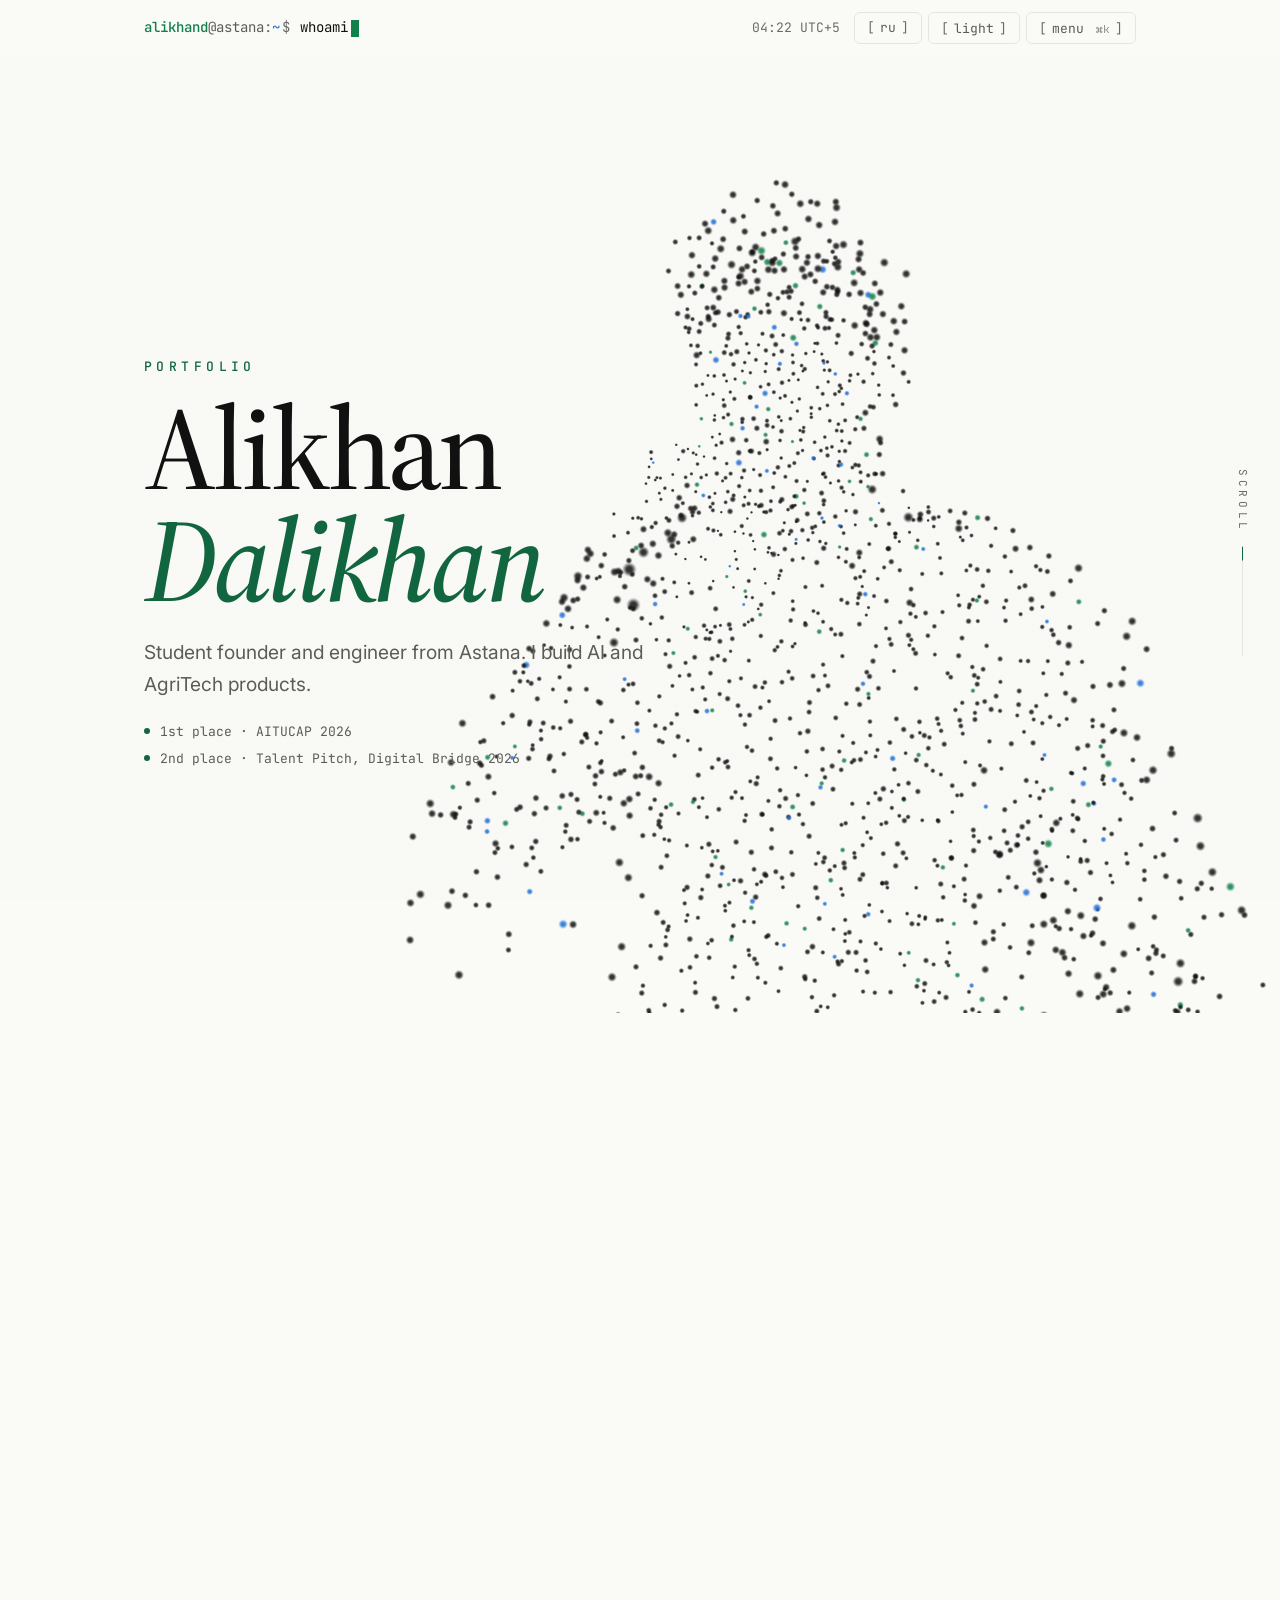
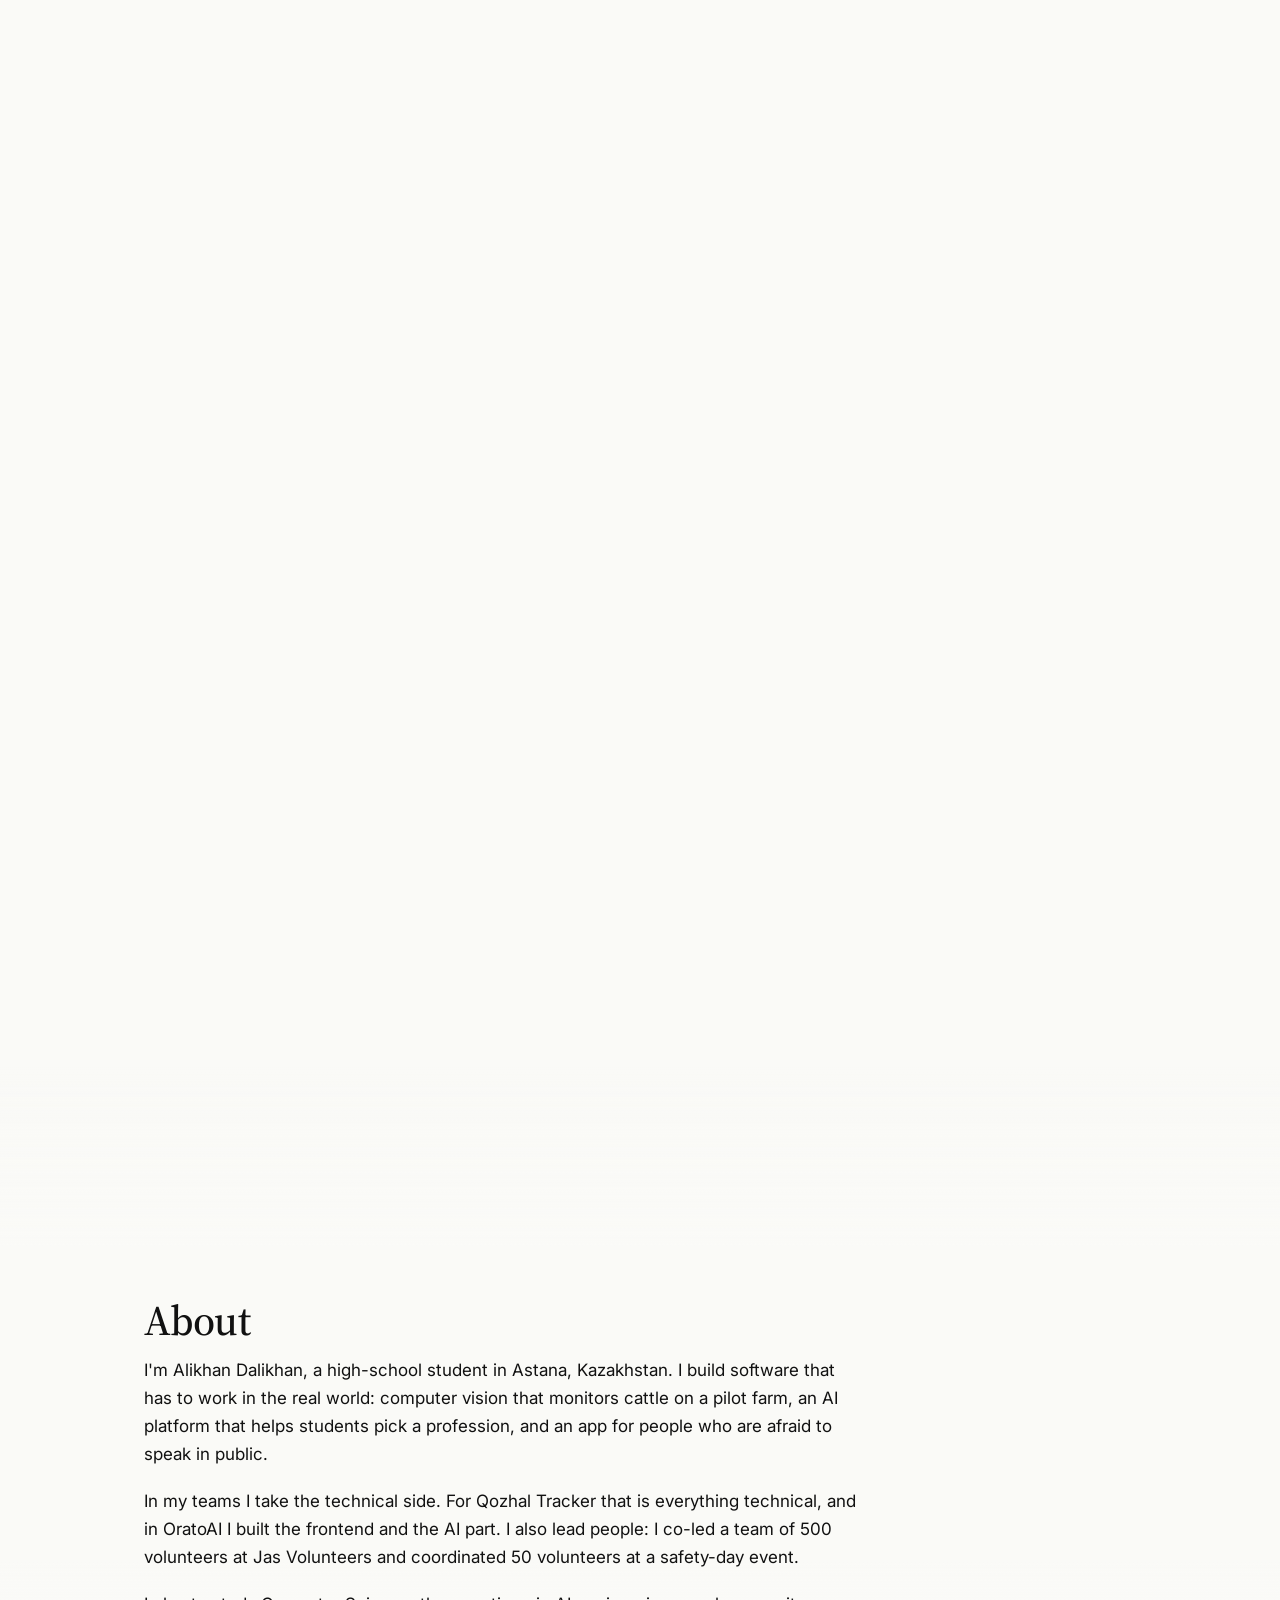
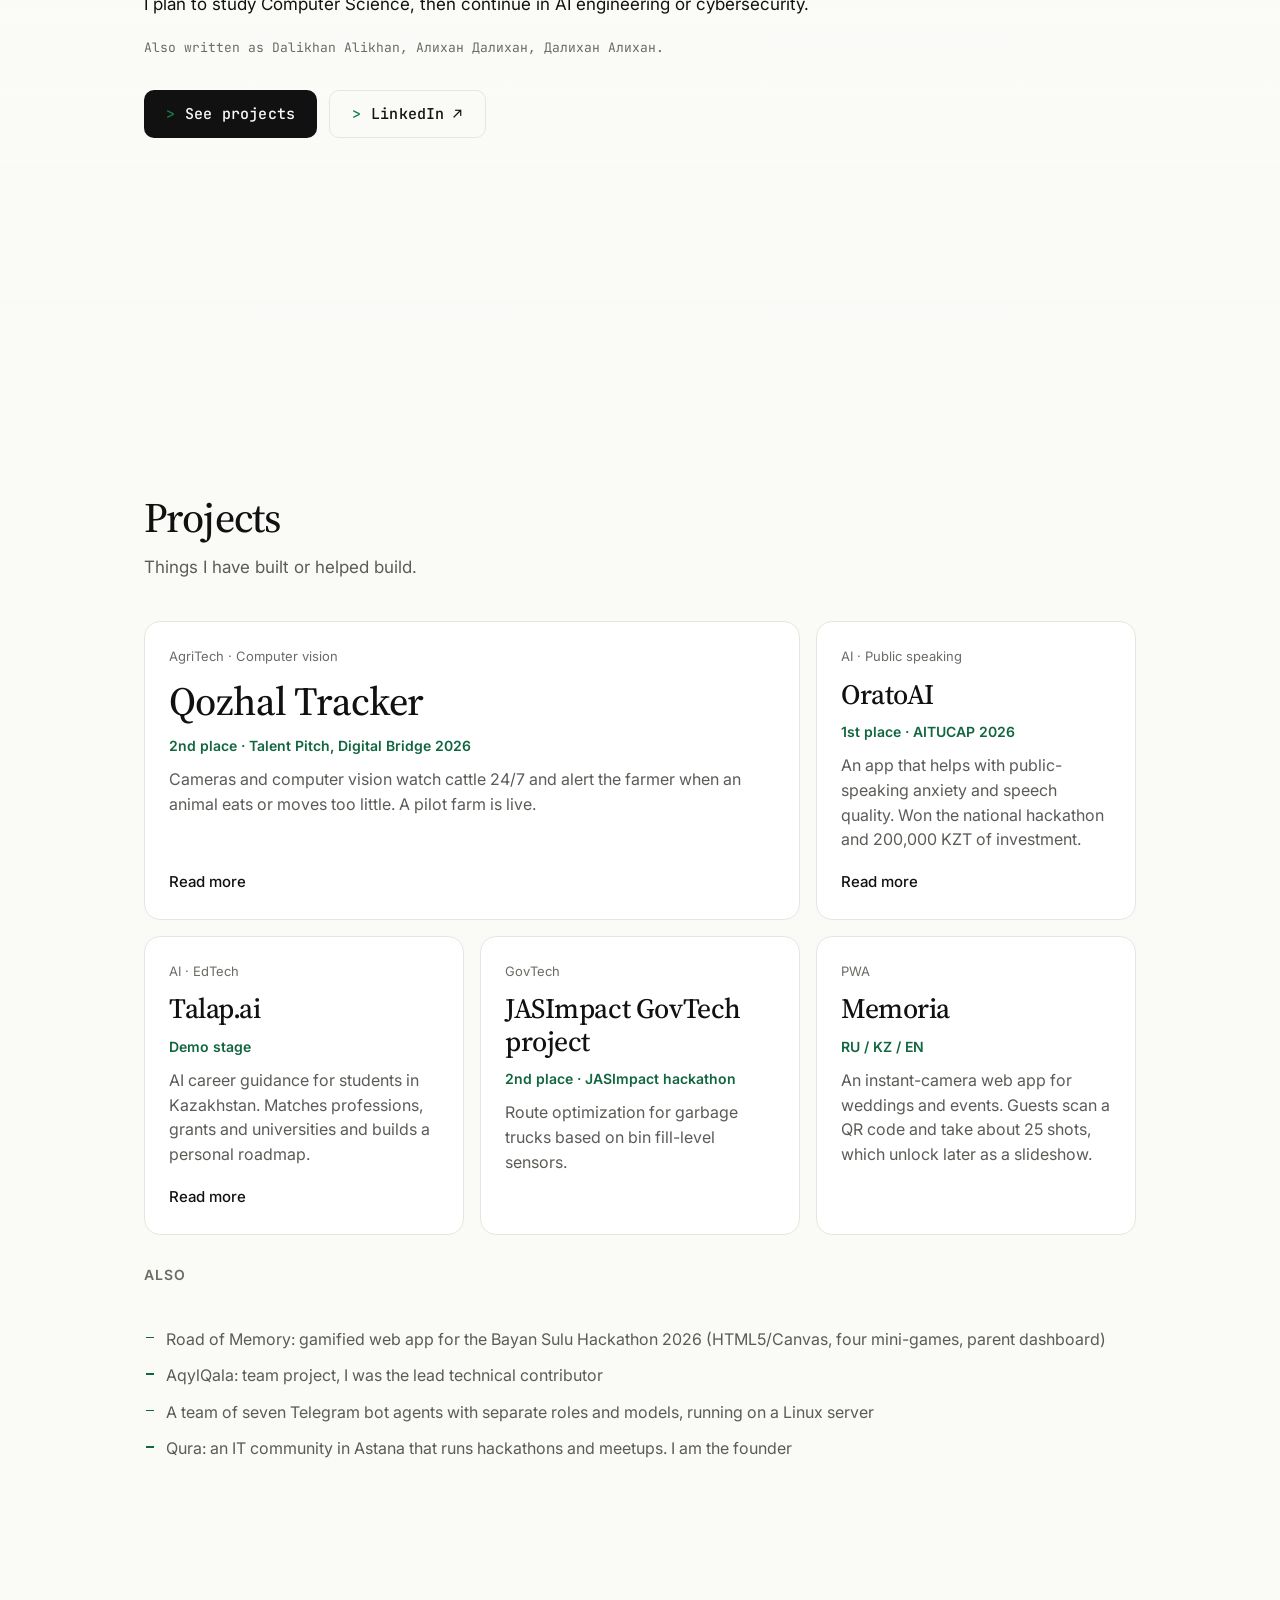
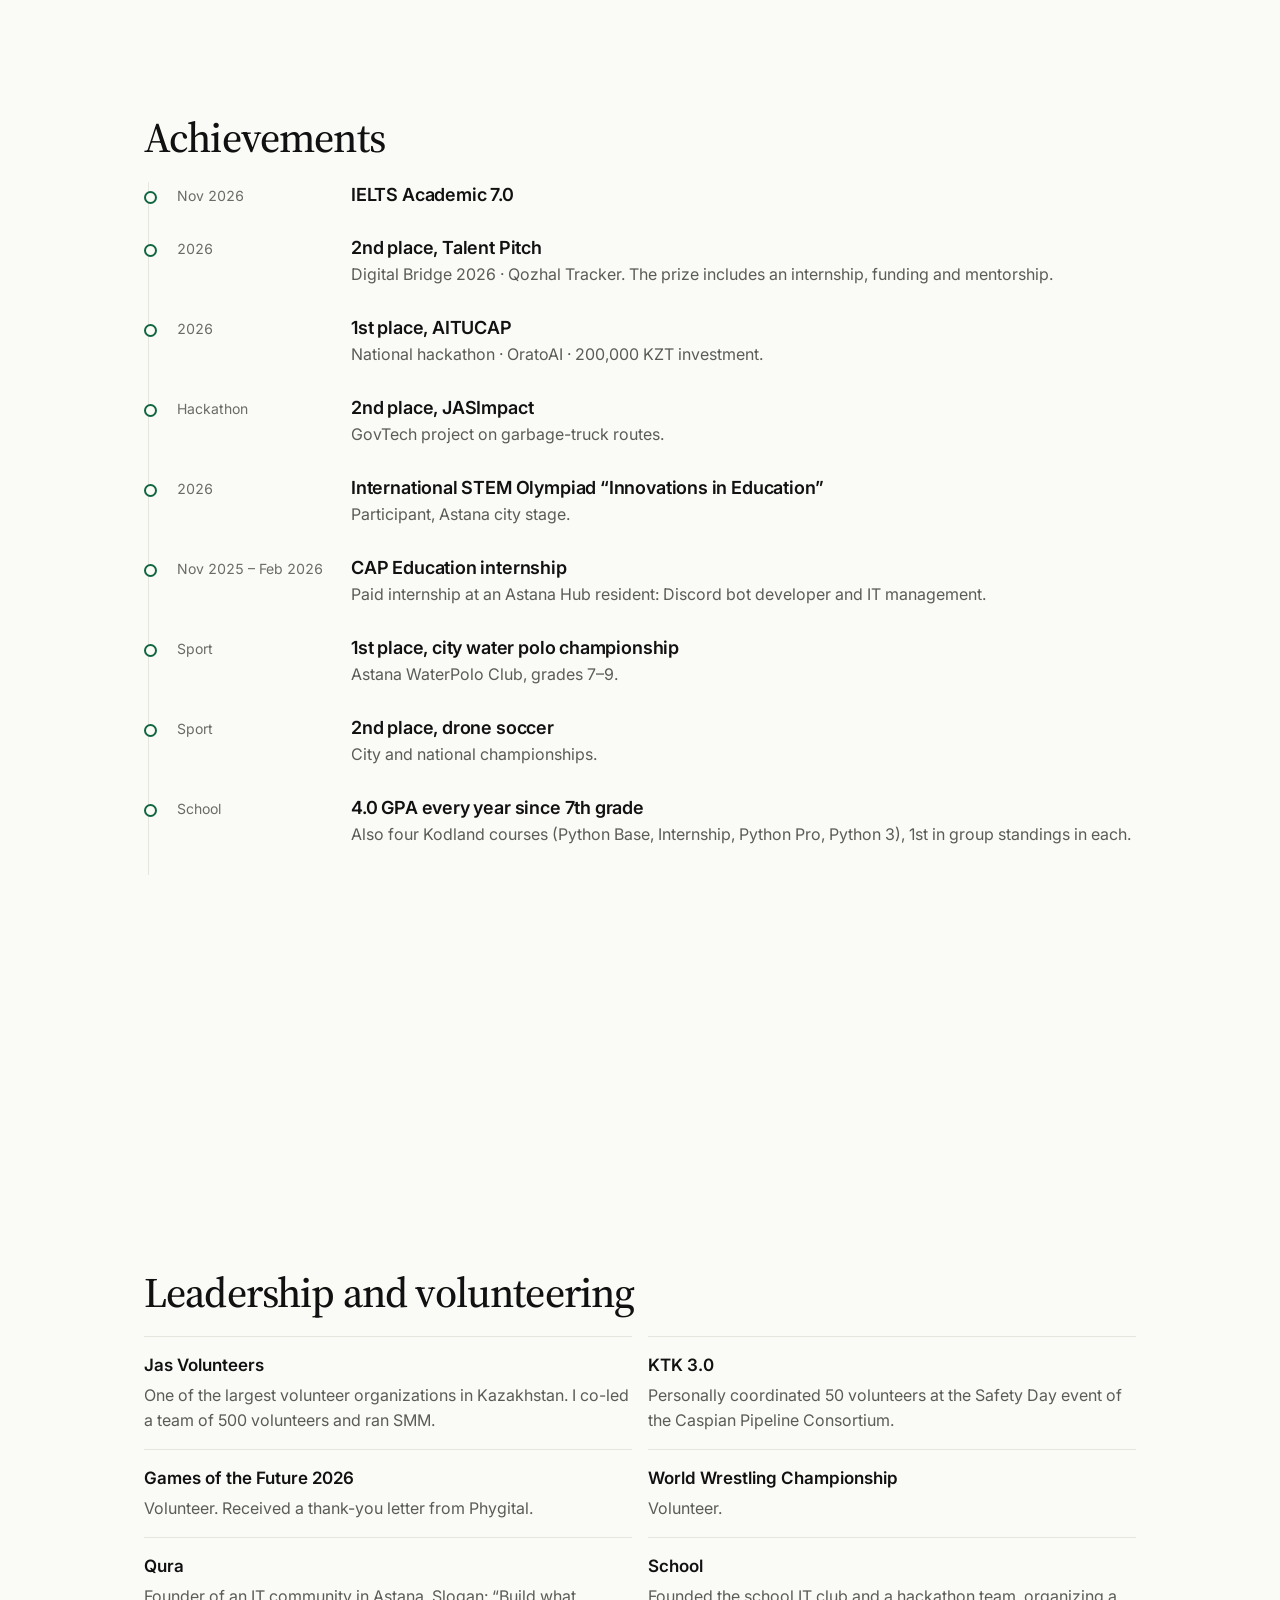
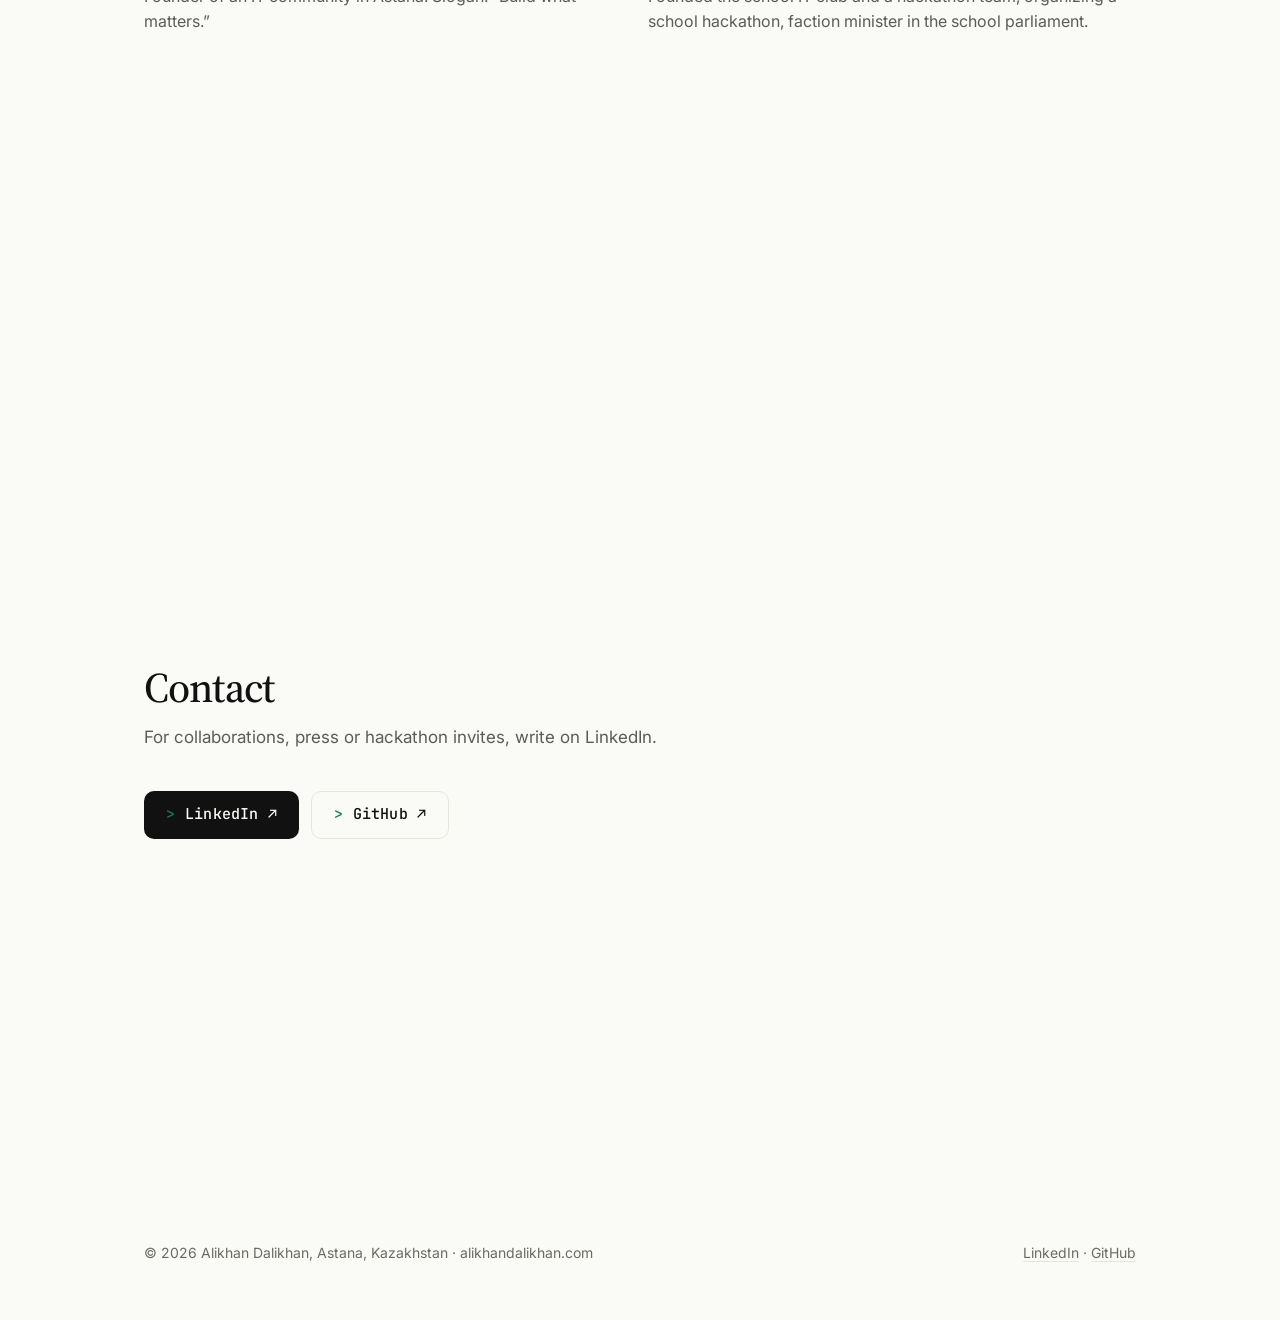
<file: index.html>
<!doctype html>
<html lang="en">
<head>
<meta charset="utf-8">
<meta name="viewport" content="width=device-width, initial-scale=1">
<title>Alikhan Dalikhan | Founder of Qozhal Tracker, Astana</title>
<meta name="description" content="Alikhan Dalikhan is a student founder and engineer from Astana, Kazakhstan. He builds AI and AgriTech products: Qozhal Tracker, OratoAI and Talap.ai.">
<link rel="canonical" href="https://alikhandalikhan.com/">
<link rel="alternate" hreflang="en" href="https://alikhandalikhan.com/"><link rel="alternate" hreflang="ru" href="https://alikhandalikhan.com/ru/"><link rel="alternate" hreflang="x-default" href="https://alikhandalikhan.com/">
<meta name="robots" content="index, follow, max-image-preview:large">
<meta name="author" content="Alikhan Dalikhan">
<meta property="og:type" content="profile">
<meta property="og:site_name" content="Alikhan Dalikhan">
<meta property="og:title" content="Alikhan Dalikhan | Founder of Qozhal Tracker, Astana">
<meta property="og:description" content="Alikhan Dalikhan is a student founder and engineer from Astana, Kazakhstan. He builds AI and AgriTech products: Qozhal Tracker, OratoAI and Talap.ai.">
<meta property="og:url" content="https://alikhandalikhan.com/">
<meta property="og:image" content="https://alikhandalikhan.com/assets/og-en.png">
<meta property="og:image:alt" content="Alikhan Dalikhan">
<meta property="og:image:width" content="1200"><meta property="og:image:height" content="630">
<meta property="og:locale" content="en_US"><meta property="og:locale:alternate" content="ru_RU">
<meta property="profile:first_name" content="Alikhan"><meta property="profile:last_name" content="Dalikhan">
<meta name="twitter:card" content="summary_large_image">
<meta name="twitter:title" content="Alikhan Dalikhan | Founder of Qozhal Tracker, Astana">
<meta name="twitter:description" content="Alikhan Dalikhan is a student founder and engineer from Astana, Kazakhstan. He builds AI and AgriTech products: Qozhal Tracker, OratoAI and Talap.ai.">
<meta name="twitter:image" content="https://alikhandalikhan.com/assets/og-en.png">
<meta name="theme-color" content="#FAFAF7" media="(prefers-color-scheme: light)">
<meta name="theme-color" content="#161614" media="(prefers-color-scheme: dark)">

<link rel="icon" href="/assets/favicon.svg" type="image/svg+xml">
<link rel="apple-touch-icon" href="/assets/apple-touch-icon.png">
<link rel="preconnect" href="https://fonts.googleapis.com"><link rel="preconnect" href="https://fonts.gstatic.com" crossorigin>
<link rel="stylesheet" href="https://fonts.googleapis.com/css2?family=Inter:wght@400;500;600&family=Source+Serif+4:ital,opsz,wght@0,8..60,400;0,8..60,500;0,8..60,600;1,8..60,500&family=JetBrains+Mono:wght@400;500&display=swap">
<link rel="stylesheet" href="/assets/style.css?v=0eceb1f1bb">
<script>document.documentElement.classList.add("js");try{var t=localStorage.getItem("theme");if(t)document.documentElement.setAttribute("data-theme",t)}catch(e){}try{if(sessionStorage.getItem("introSeen")==="1")document.documentElement.setAttribute("data-intro-fast","1");if(/^\/(ru\/)?$/.test(location.pathname))sessionStorage.setItem("introSeen","1")}catch(e){}if(!matchMedia("(prefers-reduced-motion: reduce)").matches){var r=document.documentElement;r.classList.add("intro-pending");setTimeout(function(){r.classList.remove("intro-pending")},4500);if(/^\/(ru\/)?$/.test(location.pathname)){r.classList.add("loading");setTimeout(function(){r.classList.remove("loading")},4500)}}</script>
<script type="application/ld+json">{"@context": "https://schema.org", "@graph": [{"@type": "Person", "@id": "https://alikhandalikhan.com/#person", "name": "Alikhan Dalikhan", "givenName": "Alikhan", "familyName": "Dalikhan", "alternateName": ["Алихан Далихан", "Dalikhan Alikhan", "Далихан Алихан"], "url": "https://alikhandalikhan.com/", "description": "Student founder and engineer from Astana, Kazakhstan. Builds AI and AgriTech products: Qozhal Tracker, OratoAI, Talap.ai.", "jobTitle": "Founder", "worksFor": {"@type": "Organization", "@id": "https://alikhandalikhan.com/#qozhal", "name": "Qozhal Tracker", "url": "https://alikhandalikhan.com/qozhal-tracker/"}, "homeLocation": {"@type": "Place", "name": "Astana, Kazakhstan"}, "memberOf": [{"@type": "Organization", "name": "Jas Volunteers"}, {"@type": "Organization", "name": "Qura"}], "award": ["2nd place, Talent Pitch, Digital Bridge 2026 (Qozhal Tracker)", "1st place, AITUCAP 2026 national hackathon (OratoAI)", "2nd place, JASImpact hackathon"], "knowsAbout": ["Artificial intelligence", "Computer vision", "AgriTech", "Web development", "Python", "React", "Go"], "sameAs": ["https://www.linkedin.com/in/alikhan-dalikhan-37092b400/", "https://github.com/mrdezzan"]}, {"@type": "Organization", "@id": "https://alikhandalikhan.com/#qozhal", "name": "Qozhal Tracker", "url": "https://alikhandalikhan.com/qozhal-tracker/", "description": "AgriTech: cameras and computer vision that monitor cattle behavior 24/7 and alert the farmer.", "founder": {"@id": "https://alikhandalikhan.com/#person"}}, {"@type": "WebSite", "@id": "https://alikhandalikhan.com/#website", "url": "https://alikhandalikhan.com/", "name": "Alikhan Dalikhan", "inLanguage": ["en", "ru"], "publisher": {"@id": "https://alikhandalikhan.com/#person"}}, {"@type": "ProfilePage", "@id": "https://alikhandalikhan.com/#page", "url": "https://alikhandalikhan.com/", "name": "Alikhan Dalikhan | Founder of Qozhal Tracker, Astana", "inLanguage": "en", "isPartOf": {"@id": "https://alikhandalikhan.com/#website"}, "mainEntity": {"@id": "https://alikhandalikhan.com/#person"}}]}</script>

</head>
<body>
<div class="loader" aria-hidden="true"><div class="ld-in"><div class="ld-row"><i class="ld-d" style="--i:0"></i><i class="ld-d" style="--i:1"></i><i class="ld-d" style="--i:2"></i><i class="ld-d" style="--i:3"></i><i class="ld-d" style="--i:4"></i><i class="ld-d g" style="--i:5"></i><i class="ld-d" style="--i:6"></i><i class="ld-d" style="--i:7"></i><i class="ld-d" style="--i:8"></i><i class="ld-d" style="--i:9"></i><i class="ld-d" style="--i:10"></i><i class="ld-d b" style="--i:11"></i><i class="ld-d" style="--i:12"></i><i class="ld-d" style="--i:13"></i><i class="ld-d" style="--i:14"></i><i class="ld-d" style="--i:15"></i><i class="ld-d" style="--i:16"></i><i class="ld-d g" style="--i:17"></i><i class="ld-d" style="--i:18"></i><i class="ld-d" style="--i:19"></i><i class="ld-d" style="--i:20"></i><i class="ld-d g" style="--i:21"></i><i class="ld-d" style="--i:22"></i><i class="ld-d" style="--i:23"></i></div><p class="ld-cap"><span>Portfolio</span><span class="ld-sep">·</span><span>Alikhan Dalikhan</span><span class="ld-sep">·</span><span class="ld-pct">0</span>%</p></div></div>
<a class="skip" href="#main">Skip to content</a>
<header class="top term"><div class="wrap">
<a class="t-who" href="/" aria-label="Alikhan Dalikhan"><span class="t-user">alikhand</span><span class="t-host">@astana</span></a>
<button class="t-line" type="button" data-open-pal aria-label="Menu"><span class="t-sep">:</span><span class="t-path" id="t-path">~</span><span class="t-dollar">$</span><span class="t-cmd" id="t-cmd">whoami</span><span class="t-caret"></span></button>
<div class="tools">
<span class="clock" title="Astana"><span id="clock-time">--:--</span> UTC+5</span>
<a class="tbtn" data-magnetic="soft" id="lang" href="/ru/" hreflang="ru" lang="ru"><span class="btn-fill" aria-hidden="true"></span><span class="btn-label">ru</span></a>
<button class="tbtn" data-magnetic="soft" type="button" id="theme" aria-label="Toggle theme"><span class="btn-fill" aria-hidden="true"></span><span class="btn-label"><span data-theme-label>theme</span></span></button>
<button class="tbtn" data-magnetic="soft" type="button" data-open-pal aria-label="Menu"><span class="btn-fill" aria-hidden="true"></span><span class="btn-label">menu <kbd>⌘K</kbd></span></button>
</div></div></header>

<main id="main">
<section class="intro" id="top" data-portrait="/assets/portrait/">
<div class="intro-stage">
<canvas class="dots" aria-hidden="true"></canvas>
<img class="dots-static" src="/assets/portrait/static-light.webp" alt="Dot portrait of Alikhan Dalikhan speaking on stage" width="650" height="1400" decoding="async">
<div class="intro-copy">
<p class="intro-kicker" data-scramble="intro">PORTFOLIO</p>
<h1 class="intro-name" data-scramble="intro">Alikhan <em>Dalikhan</em></h1>
<p class="intro-line">Student founder and engineer from Astana. I build AI and AgriTech products.</p>
<ul class="intro-awards"><li>1st place · AITUCAP 2026</li><li>2nd place · Talent Pitch, Digital Bridge 2026</li></ul>
</div>
<div class="scroll-hint" aria-hidden="true"><span class="hint-label">Scroll</span><span class="hint-track"><b></b></span></div>
</div></section>
<a class="skip" href="#about">Skip intro</a>
<section id="about"><div class="wrap sec-body"><h2 class="reveal" data-scramble="enter">About</h2><div class="prose measure reveal"><p>I&#x27;m Alikhan Dalikhan, a high-school student in Astana, Kazakhstan. I build software that has to work in the real world: computer vision that monitors cattle on a pilot farm, an AI platform that helps students pick a profession, and an app for people who are afraid to speak in public.</p><p>In my teams I take the technical side. For Qozhal Tracker that is everything technical, and in OratoAI I built the frontend and the AI part. I also lead people: I co-led a team of 500 volunteers at Jas Volunteers and coordinated 50 volunteers at a safety-day event.</p><p>I plan to study Computer Science, then continue in AI engineering or cybersecurity.</p><p class="aka">Also written as Dalikhan Alikhan, Алихан Далихан, Далихан Алихан.</p></div><div class="cta-row reveal"><a class="btn btn-primary" href="#projects" data-magnetic ><span class="btn-fill" aria-hidden="true"></span><span class="btn-label">See projects</span></a><a class="btn btn-outline" href="https://www.linkedin.com/in/alikhan-dalikhan-37092b400/" data-magnetic rel="me noopener"><span class="btn-fill" aria-hidden="true"></span><span class="btn-label">LinkedIn ↗</span></a></div></div></section>
<section id="projects"><div class="wrap sec-body"><h2 class="reveal" data-scramble="enter">Projects</h2><p class="sub reveal">Things I have built or helped build.</p>
<div class="bento"><article class="card big reveal"><span class="glow"></span><span class="tag">AgriTech · Computer vision</span><h3>Qozhal Tracker</h3><span class="result">2nd place · Talent Pitch, Digital Bridge 2026</span><p>Cameras and computer vision watch cattle 24/7 and alert the farmer when an animal eats or moves too little. A pilot farm is live.</p><a class="more stretch" href="/qozhal-tracker/" aria-label="Read more: Qozhal Tracker">Read more</a></article><article class="card mid reveal"><span class="glow"></span><span class="tag">AI · Public speaking</span><h3>OratoAI</h3><span class="result">1st place · AITUCAP 2026</span><p>An app that helps with public-speaking anxiety and speech quality. Won the national hackathon and 200,000 KZT of investment.</p><a class="more stretch" href="/oratoai/" aria-label="Read more: OratoAI">Read more</a></article><article class="card mid reveal"><span class="glow"></span><span class="tag">AI · EdTech</span><h3>Talap.ai</h3><span class="result">Demo stage</span><p>AI career guidance for students in Kazakhstan. Matches professions, grants and universities and builds a personal roadmap.</p><a class="more stretch" href="/talap-ai/" aria-label="Read more: Talap.ai">Read more</a></article><article class="card mid reveal"><span class="tag">GovTech</span><h3>JASImpact GovTech project</h3><span class="result">2nd place · JASImpact hackathon</span><p>Route optimization for garbage trucks based on bin fill-level sensors.</p></article><article class="card mid reveal"><span class="tag">PWA</span><h3>Memoria</h3><span class="result">RU / KZ / EN</span><p>An instant-camera web app for weddings and events. Guests scan a QR code and take about 25 shots, which unlock later as a slideshow.</p></article></div>
<h3 class="small reveal">Also</h3><ul class="more-list reveal"><li>Road of Memory: gamified web app for the Bayan Sulu Hackathon 2026 (HTML5/Canvas, four mini-games, parent dashboard)</li><li>AqylQala: team project, I was the lead technical contributor</li><li>A team of seven Telegram bot agents with separate roles and models, running on a Linux server</li><li>Qura: an IT community in Astana that runs hackathons and meetups. I am the founder</li></ul></div></section>
<section id="achievements"><div class="wrap sec-body"><h2 class="reveal" data-scramble="enter">Achievements</h2><ol class="timeline"><li class="reveal"><span class="when">Nov 2026</span><div><h3>IELTS Academic 7.0</h3></div></li><li class="reveal"><span class="when">2026</span><div><h3>2nd place, Talent Pitch</h3><p>Digital Bridge 2026 · Qozhal Tracker. The prize includes an internship, funding and mentorship.</p></div></li><li class="reveal"><span class="when">2026</span><div><h3>1st place, AITUCAP</h3><p>National hackathon · OratoAI · 200,000 KZT investment.</p></div></li><li class="reveal"><span class="when">Hackathon</span><div><h3>2nd place, JASImpact</h3><p>GovTech project on garbage-truck routes.</p></div></li><li class="reveal"><span class="when">2026</span><div><h3>International STEM Olympiad “Innovations in Education”</h3><p>Participant, Astana city stage.</p></div></li><li class="reveal"><span class="when">Nov 2025 – Feb 2026</span><div><h3>CAP Education internship</h3><p>Paid internship at an Astana Hub resident: Discord bot developer and IT management.</p></div></li><li class="reveal"><span class="when">Sport</span><div><h3>1st place, city water polo championship</h3><p>Astana WaterPolo Club, grades 7–9.</p></div></li><li class="reveal"><span class="when">Sport</span><div><h3>2nd place, drone soccer</h3><p>City and national championships.</p></div></li><li class="reveal"><span class="when">School</span><div><h3>4.0 GPA every year since 7th grade</h3><p>Also four Kodland courses (Python Base, Internship, Python Pro, Python 3), 1st in group standings in each.</p></div></li></ol></div></section>
<section id="leadership"><div class="wrap sec-body"><h2 class="reveal" data-scramble="enter">Leadership and volunteering</h2><ul class="lead-list"><li class="reveal"><h3>Jas Volunteers</h3><p>One of the largest volunteer organizations in Kazakhstan. I co-led a team of 500 volunteers and ran SMM.</p></li><li class="reveal"><h3>KTK 3.0</h3><p>Personally coordinated 50 volunteers at the Safety Day event of the Caspian Pipeline Consortium.</p></li><li class="reveal"><h3>Games of the Future 2026</h3><p>Volunteer. Received a thank-you letter from Phygital.</p></li><li class="reveal"><h3>World Wrestling Championship</h3><p>Volunteer.</p></li><li class="reveal"><h3>Qura</h3><p>Founder of an IT community in Astana. Slogan: “Build what matters.”</p></li><li class="reveal"><h3>School</h3><p>Founded the school IT club and a hackathon team, organizing a school hackathon, faction minister in the school parliament.</p></li></ul></div></section>
<section id="contact"><div class="wrap sec-body"><h2 class="reveal" data-scramble="enter">Contact</h2><p class="sub reveal">For collaborations, press or hackathon invites, write on LinkedIn.</p>
<div class="contact-btns reveal"><a class="btn btn-primary" href="https://www.linkedin.com/in/alikhan-dalikhan-37092b400/" data-magnetic rel="me noopener"><span class="btn-fill" aria-hidden="true"></span><span class="btn-label">LinkedIn ↗</span></a><a class="btn btn-outline" href="https://github.com/mrdezzan" data-magnetic rel="me noopener"><span class="btn-fill" aria-hidden="true"></span><span class="btn-label">GitHub ↗</span></a></div>
</div></section>
</main>
<div class="pal" id="pal" role="dialog" aria-modal="true" aria-label="Menu"><div class="pal-box">
<input id="pal-input" type="text" autocomplete="off" placeholder="Search or jump to…" aria-label="Search or jump to…" role="combobox" aria-controls="pal-list" aria-expanded="true" aria-autocomplete="list">
<ul id="pal-list" role="listbox"></ul></div></div>
<div class="toast" id="toast" role="status" aria-live="polite"></div>
<script type="application/json" id="cmds">[{"group": "Go to", "label": "About", "hint": "#about", "href": "/#about"}, {"group": "Go to", "label": "Projects", "hint": "#projects", "href": "/#projects"}, {"group": "Go to", "label": "Achievements", "hint": "#achievements", "href": "/#achievements"}, {"group": "Go to", "label": "Leadership", "hint": "#leadership", "href": "/#leadership"}, {"group": "Go to", "label": "Contact", "hint": "#contact", "href": "/#contact"}, {"group": "Go to", "label": "Qozhal Tracker", "hint": "AgriTech · Computer vision", "href": "/qozhal-tracker/"}, {"group": "Go to", "label": "OratoAI", "hint": "AI · Public speaking", "href": "/oratoai/"}, {"group": "Go to", "label": "Talap.ai", "hint": "AI · EdTech", "href": "/talap-ai/"}, {"group": "Actions", "label": "Русская версия", "hint": "RU", "href": "/ru/"}, {"group": "Actions", "label": "Switch theme", "hint": "", "type": "theme"}, {"group": "Actions", "label": "Copy page link", "hint": "", "type": "copy", "done": "Link copied"}, {"group": "Actions", "label": "LinkedIn", "hint": "↗", "href": "https://www.linkedin.com/in/alikhan-dalikhan-37092b400/"}, {"group": "Actions", "label": "GitHub", "hint": "↗", "href": "https://github.com/mrdezzan"}]</script>

<script src="/assets/portrait.js?v=fb655f92dd" defer></script>
<footer><div class="wrap"><span>© 2026 Alikhan Dalikhan, Astana, Kazakhstan · alikhandalikhan.com</span><span><a href="https://www.linkedin.com/in/alikhan-dalikhan-37092b400/" rel="me noopener">LinkedIn</a> · <a href="https://github.com/mrdezzan" rel="me noopener">GitHub</a></span></div></footer>
<script src="/assets/app.js?v=1eb8c22e3d" defer></script>
</body></html>
</file>
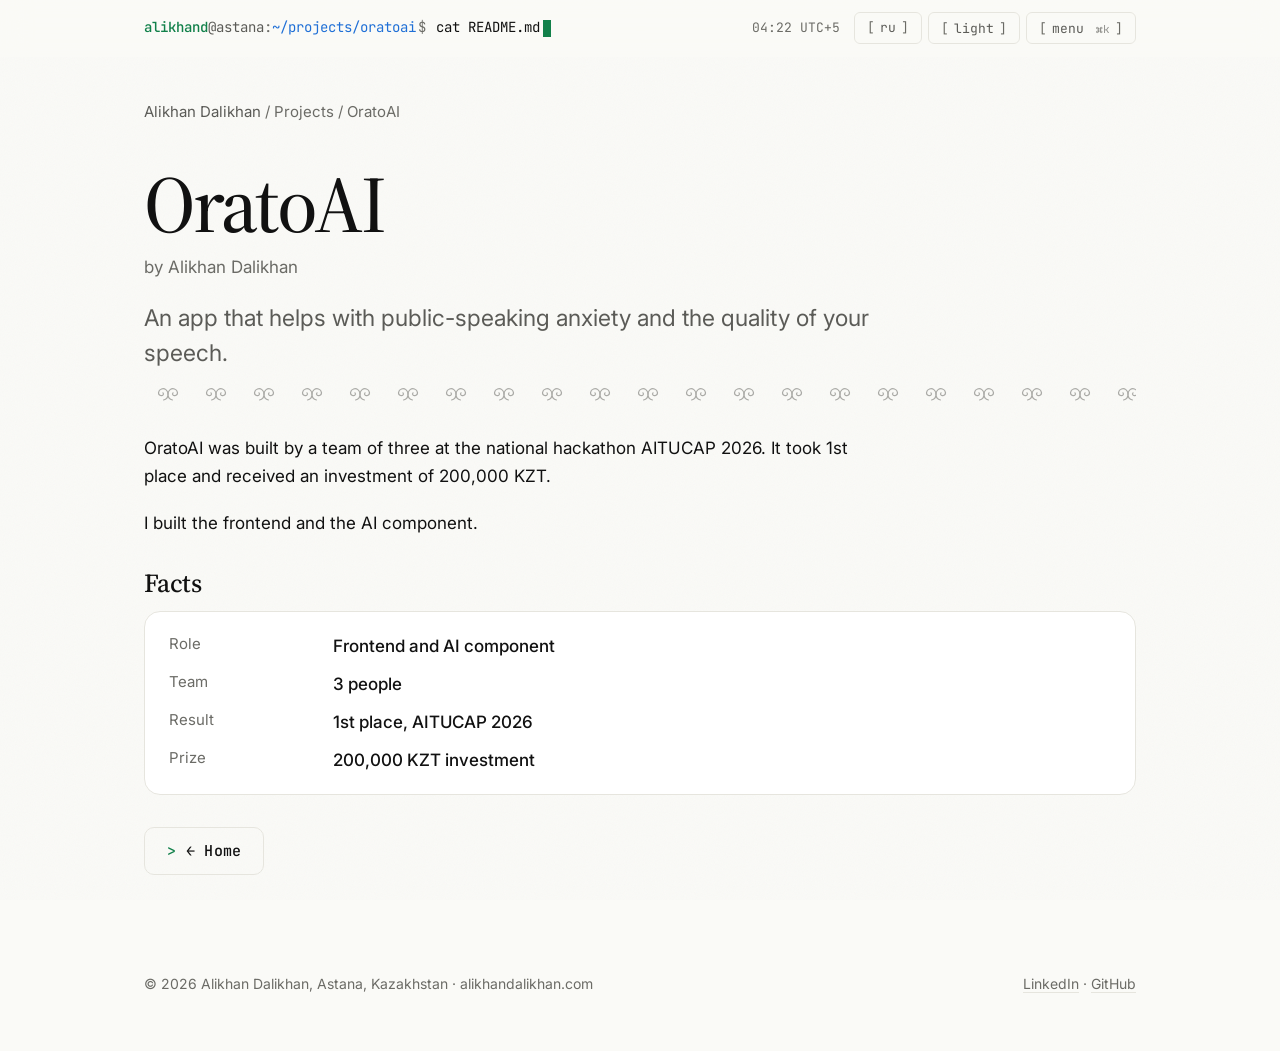
<file: oratoai/index.html>
<!doctype html>
<html lang="en">
<head>
<meta charset="utf-8">
<meta name="viewport" content="width=device-width, initial-scale=1">
<title>OratoAI | 1st place at AITUCAP 2026, app by Alikhan Dalikhan</title>
<meta name="description" content="OratoAI helps with public-speaking anxiety and speech quality. 1st place at AITUCAP 2026. Frontend and AI by Alikhan Dalikhan.">
<link rel="canonical" href="https://alikhandalikhan.com/oratoai/">
<link rel="alternate" hreflang="en" href="https://alikhandalikhan.com/oratoai/"><link rel="alternate" hreflang="ru" href="https://alikhandalikhan.com/ru/oratoai/"><link rel="alternate" hreflang="x-default" href="https://alikhandalikhan.com/oratoai/">
<meta name="robots" content="index, follow, max-image-preview:large">
<meta name="author" content="Alikhan Dalikhan">
<meta property="og:type" content="website">
<meta property="og:site_name" content="Alikhan Dalikhan">
<meta property="og:title" content="OratoAI | 1st place at AITUCAP 2026, app by Alikhan Dalikhan">
<meta property="og:description" content="OratoAI helps with public-speaking anxiety and speech quality. 1st place at AITUCAP 2026. Frontend and AI by Alikhan Dalikhan.">
<meta property="og:url" content="https://alikhandalikhan.com/oratoai/">
<meta property="og:image" content="https://alikhandalikhan.com/assets/og-en.png">
<meta property="og:image:alt" content="Alikhan Dalikhan">
<meta property="og:image:width" content="1200"><meta property="og:image:height" content="630">
<meta property="og:locale" content="en_US"><meta property="og:locale:alternate" content="ru_RU">

<meta name="twitter:card" content="summary_large_image">
<meta name="twitter:title" content="OratoAI | 1st place at AITUCAP 2026, app by Alikhan Dalikhan">
<meta name="twitter:description" content="OratoAI helps with public-speaking anxiety and speech quality. 1st place at AITUCAP 2026. Frontend and AI by Alikhan Dalikhan.">
<meta name="twitter:image" content="https://alikhandalikhan.com/assets/og-en.png">
<meta name="theme-color" content="#FAFAF7" media="(prefers-color-scheme: light)">
<meta name="theme-color" content="#161614" media="(prefers-color-scheme: dark)">

<link rel="icon" href="/assets/favicon.svg" type="image/svg+xml">
<link rel="apple-touch-icon" href="/assets/apple-touch-icon.png">
<link rel="preconnect" href="https://fonts.googleapis.com"><link rel="preconnect" href="https://fonts.gstatic.com" crossorigin>
<link rel="stylesheet" href="https://fonts.googleapis.com/css2?family=Inter:wght@400;500;600&family=Source+Serif+4:ital,opsz,wght@0,8..60,400;0,8..60,500;0,8..60,600;1,8..60,500&family=JetBrains+Mono:wght@400;500&display=swap">
<link rel="stylesheet" href="/assets/style.css?v=0eceb1f1bb">
<script>document.documentElement.classList.add("js");try{var t=localStorage.getItem("theme");if(t)document.documentElement.setAttribute("data-theme",t)}catch(e){}try{if(sessionStorage.getItem("introSeen")==="1")document.documentElement.setAttribute("data-intro-fast","1");if(/^\/(ru\/)?$/.test(location.pathname))sessionStorage.setItem("introSeen","1")}catch(e){}if(!matchMedia("(prefers-reduced-motion: reduce)").matches){var r=document.documentElement;r.classList.add("intro-pending");setTimeout(function(){r.classList.remove("intro-pending")},4500);if(/^\/(ru\/)?$/.test(location.pathname)){r.classList.add("loading");setTimeout(function(){r.classList.remove("loading")},4500)}}</script>
<script type="application/ld+json">{"@context": "https://schema.org", "@graph": [{"@type": "Person", "@id": "https://alikhandalikhan.com/#person", "name": "Alikhan Dalikhan", "givenName": "Alikhan", "familyName": "Dalikhan", "alternateName": ["Алихан Далихан", "Dalikhan Alikhan", "Далихан Алихан"], "url": "https://alikhandalikhan.com/", "description": "Student founder and engineer from Astana, Kazakhstan. Builds AI and AgriTech products: Qozhal Tracker, OratoAI, Talap.ai.", "jobTitle": "Founder", "worksFor": {"@type": "Organization", "@id": "https://alikhandalikhan.com/#qozhal", "name": "Qozhal Tracker", "url": "https://alikhandalikhan.com/qozhal-tracker/"}, "homeLocation": {"@type": "Place", "name": "Astana, Kazakhstan"}, "memberOf": [{"@type": "Organization", "name": "Jas Volunteers"}, {"@type": "Organization", "name": "Qura"}], "award": ["2nd place, Talent Pitch, Digital Bridge 2026 (Qozhal Tracker)", "1st place, AITUCAP 2026 national hackathon (OratoAI)", "2nd place, JASImpact hackathon"], "knowsAbout": ["Artificial intelligence", "Computer vision", "AgriTech", "Web development", "Python", "React", "Go"], "sameAs": ["https://www.linkedin.com/in/alikhan-dalikhan-37092b400/", "https://github.com/mrdezzan"]}, {"@type": "WebSite", "@id": "https://alikhandalikhan.com/#website", "url": "https://alikhandalikhan.com/", "name": "Alikhan Dalikhan", "inLanguage": ["en", "ru"], "publisher": {"@id": "https://alikhandalikhan.com/#person"}}, {"@type": "WebPage", "@id": "https://alikhandalikhan.com/oratoai/#page", "url": "https://alikhandalikhan.com/oratoai/", "name": "OratoAI | 1st place at AITUCAP 2026, app by Alikhan Dalikhan", "description": "OratoAI helps with public-speaking anxiety and speech quality. 1st place at AITUCAP 2026. Frontend and AI by Alikhan Dalikhan.", "inLanguage": "en", "isPartOf": {"@id": "https://alikhandalikhan.com/#website"}, "about": {"@type": "SoftwareApplication", "name": "OratoAI", "author": {"@id": "https://alikhandalikhan.com/#person"}, "applicationCategory": "SoftwareApplication"}, "author": {"@id": "https://alikhandalikhan.com/#person"}}]}</script>

</head>
<body>
<a class="skip" href="#main">Skip to content</a>
<header class="top term"><div class="wrap">
<a class="t-who" href="/" aria-label="Alikhan Dalikhan"><span class="t-user">alikhand</span><span class="t-host">@astana</span></a>
<button class="t-line" type="button" data-open-pal aria-label="Menu"><span class="t-sep">:</span><span class="t-path" id="t-path">~/projects/oratoai</span><span class="t-dollar">$</span><span class="t-cmd" id="t-cmd">cat README.md</span><span class="t-caret"></span></button>
<div class="tools">
<span class="clock" title="Astana"><span id="clock-time">--:--</span> UTC+5</span>
<a class="tbtn" data-magnetic="soft" id="lang" href="/ru/oratoai/" hreflang="ru" lang="ru"><span class="btn-fill" aria-hidden="true"></span><span class="btn-label">ru</span></a>
<button class="tbtn" data-magnetic="soft" type="button" id="theme" aria-label="Toggle theme"><span class="btn-fill" aria-hidden="true"></span><span class="btn-label"><span data-theme-label>theme</span></span></button>
<button class="tbtn" data-magnetic="soft" type="button" data-open-pal aria-label="Menu"><span class="btn-fill" aria-hidden="true"></span><span class="btn-label">menu <kbd>⌘K</kbd></span></button>
</div></div></header>

<main id="main"><div class="wrap">
<p class="crumbs"><a href="/">Alikhan Dalikhan</a> / Projects / OratoAI</p>
<div class="proj-head"><h1>OratoAI</h1><p class="by">by Alikhan Dalikhan</p><p class="lead">An app that helps with public-speaking anxiety and the quality of your speech.</p></div>
<svg class="ornament" aria-hidden="true" focusable="false" height="16"><defs><pattern id="orn" width="48" height="16" patternUnits="userSpaceOnUse"><g fill="none" stroke="currentColor" stroke-width="1.2" stroke-linecap="round"><path d="M24 8 C24 4 20.5 2 17.5 3 C14 4.2 13.5 8.5 16.5 9.5 C18.8 10.2 20.3 8.2 19 6.8"/><path d="M24 8 C24 4 27.5 2 30.5 3 C34 4.2 34.5 8.5 31.5 9.5 C29.2 10.2 27.7 8.2 29 6.8"/><path d="M24 8 C24 11 22 13.5 19.5 14 M24 8 C24 11 26 13.5 28.5 14"/></g></pattern></defs><rect width="100%" height="16" fill="url(#orn)"/></svg>
<section style="padding:24px 0"><div class="prose measure"><p>OratoAI was built by a team of three at the national hackathon AITUCAP 2026. It took 1st place and received an investment of 200,000 KZT.</p><p>I built the frontend and the AI component.</p></div></section>
<section style="padding:8px 0 40px"><h2 class="h2" style="font-size:26px">Facts</h2><dl class="facts"><dt>Role</dt><dd>Frontend and AI component</dd><dt>Team</dt><dd>3 people</dd><dt>Result</dt><dd>1st place, AITUCAP 2026</dd><dt>Prize</dt><dd>200,000 KZT investment</dd></dl>
<p style="margin-top:32px"><a class="btn btn-outline" href="/#projects" data-magnetic ><span class="btn-fill" aria-hidden="true"></span><span class="btn-label">← Home</span></a></p></section>
</div></main>
<div class="pal" id="pal" role="dialog" aria-modal="true" aria-label="Menu"><div class="pal-box">
<input id="pal-input" type="text" autocomplete="off" placeholder="Search or jump to…" aria-label="Search or jump to…" role="combobox" aria-controls="pal-list" aria-expanded="true" aria-autocomplete="list">
<ul id="pal-list" role="listbox"></ul></div></div>
<div class="toast" id="toast" role="status" aria-live="polite"></div>
<script type="application/json" id="cmds">[{"group": "Go to", "label": "About", "hint": "#about", "href": "/#about"}, {"group": "Go to", "label": "Projects", "hint": "#projects", "href": "/#projects"}, {"group": "Go to", "label": "Achievements", "hint": "#achievements", "href": "/#achievements"}, {"group": "Go to", "label": "Leadership", "hint": "#leadership", "href": "/#leadership"}, {"group": "Go to", "label": "Contact", "hint": "#contact", "href": "/#contact"}, {"group": "Go to", "label": "Qozhal Tracker", "hint": "AgriTech · Computer vision", "href": "/qozhal-tracker/"}, {"group": "Go to", "label": "OratoAI", "hint": "AI · Public speaking", "href": "/oratoai/"}, {"group": "Go to", "label": "Talap.ai", "hint": "AI · EdTech", "href": "/talap-ai/"}, {"group": "Actions", "label": "Русская версия", "hint": "RU", "href": "/ru/oratoai/"}, {"group": "Actions", "label": "Switch theme", "hint": "", "type": "theme"}, {"group": "Actions", "label": "Copy page link", "hint": "", "type": "copy", "done": "Link copied"}, {"group": "Actions", "label": "LinkedIn", "hint": "↗", "href": "https://www.linkedin.com/in/alikhan-dalikhan-37092b400/"}, {"group": "Actions", "label": "GitHub", "hint": "↗", "href": "https://github.com/mrdezzan"}]</script>

<footer><div class="wrap"><span>© 2026 Alikhan Dalikhan, Astana, Kazakhstan · alikhandalikhan.com</span><span><a href="https://www.linkedin.com/in/alikhan-dalikhan-37092b400/" rel="me noopener">LinkedIn</a> · <a href="https://github.com/mrdezzan" rel="me noopener">GitHub</a></span></div></footer>
<script src="/assets/app.js?v=1eb8c22e3d" defer></script>
</body></html>
</file>
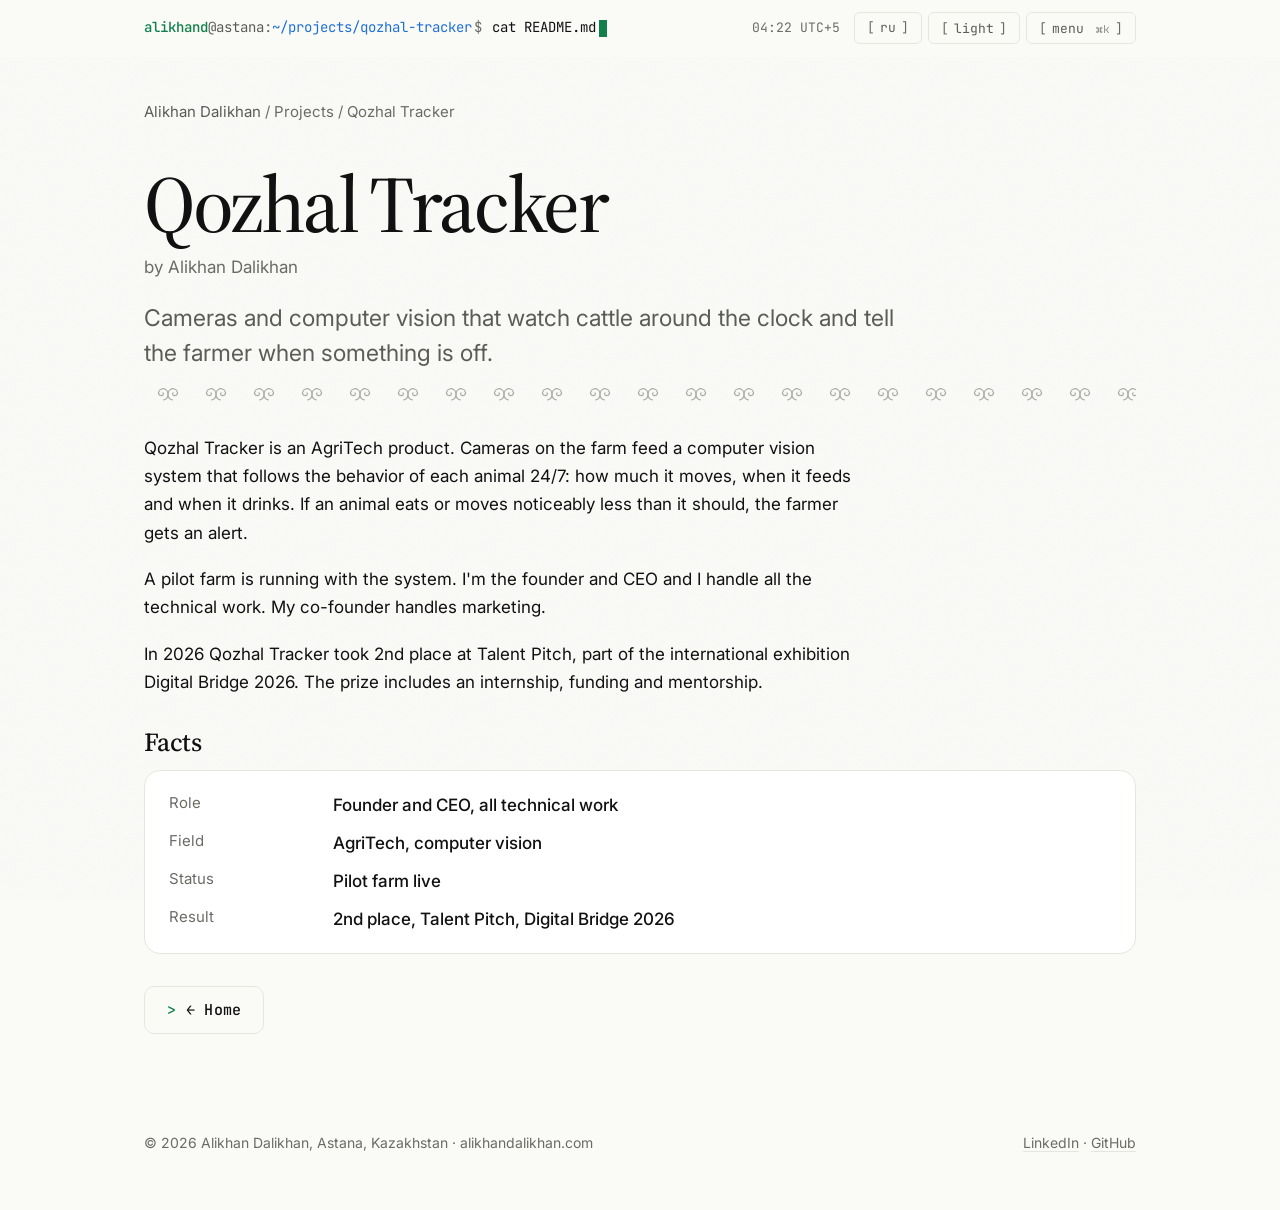
<file: qozhal-tracker/index.html>
<!doctype html>
<html lang="en">
<head>
<meta charset="utf-8">
<meta name="viewport" content="width=device-width, initial-scale=1">
<title>Qozhal Tracker | AgriTech cattle monitoring by Alikhan Dalikhan</title>
<meta name="description" content="Qozhal Tracker uses cameras and computer vision to monitor cattle 24/7 and alert the farmer. Founded by Alikhan Dalikhan in Astana.">
<link rel="canonical" href="https://alikhandalikhan.com/qozhal-tracker/">
<link rel="alternate" hreflang="en" href="https://alikhandalikhan.com/qozhal-tracker/"><link rel="alternate" hreflang="ru" href="https://alikhandalikhan.com/ru/qozhal-tracker/"><link rel="alternate" hreflang="x-default" href="https://alikhandalikhan.com/qozhal-tracker/">
<meta name="robots" content="index, follow, max-image-preview:large">
<meta name="author" content="Alikhan Dalikhan">
<meta property="og:type" content="website">
<meta property="og:site_name" content="Alikhan Dalikhan">
<meta property="og:title" content="Qozhal Tracker | AgriTech cattle monitoring by Alikhan Dalikhan">
<meta property="og:description" content="Qozhal Tracker uses cameras and computer vision to monitor cattle 24/7 and alert the farmer. Founded by Alikhan Dalikhan in Astana.">
<meta property="og:url" content="https://alikhandalikhan.com/qozhal-tracker/">
<meta property="og:image" content="https://alikhandalikhan.com/assets/og-en.png">
<meta property="og:image:alt" content="Alikhan Dalikhan">
<meta property="og:image:width" content="1200"><meta property="og:image:height" content="630">
<meta property="og:locale" content="en_US"><meta property="og:locale:alternate" content="ru_RU">

<meta name="twitter:card" content="summary_large_image">
<meta name="twitter:title" content="Qozhal Tracker | AgriTech cattle monitoring by Alikhan Dalikhan">
<meta name="twitter:description" content="Qozhal Tracker uses cameras and computer vision to monitor cattle 24/7 and alert the farmer. Founded by Alikhan Dalikhan in Astana.">
<meta name="twitter:image" content="https://alikhandalikhan.com/assets/og-en.png">
<meta name="theme-color" content="#FAFAF7" media="(prefers-color-scheme: light)">
<meta name="theme-color" content="#161614" media="(prefers-color-scheme: dark)">

<link rel="icon" href="/assets/favicon.svg" type="image/svg+xml">
<link rel="apple-touch-icon" href="/assets/apple-touch-icon.png">
<link rel="preconnect" href="https://fonts.googleapis.com"><link rel="preconnect" href="https://fonts.gstatic.com" crossorigin>
<link rel="stylesheet" href="https://fonts.googleapis.com/css2?family=Inter:wght@400;500;600&family=Source+Serif+4:ital,opsz,wght@0,8..60,400;0,8..60,500;0,8..60,600;1,8..60,500&family=JetBrains+Mono:wght@400;500&display=swap">
<link rel="stylesheet" href="/assets/style.css?v=0eceb1f1bb">
<script>document.documentElement.classList.add("js");try{var t=localStorage.getItem("theme");if(t)document.documentElement.setAttribute("data-theme",t)}catch(e){}try{if(sessionStorage.getItem("introSeen")==="1")document.documentElement.setAttribute("data-intro-fast","1");if(/^\/(ru\/)?$/.test(location.pathname))sessionStorage.setItem("introSeen","1")}catch(e){}if(!matchMedia("(prefers-reduced-motion: reduce)").matches){var r=document.documentElement;r.classList.add("intro-pending");setTimeout(function(){r.classList.remove("intro-pending")},4500);if(/^\/(ru\/)?$/.test(location.pathname)){r.classList.add("loading");setTimeout(function(){r.classList.remove("loading")},4500)}}</script>
<script type="application/ld+json">{"@context": "https://schema.org", "@graph": [{"@type": "Person", "@id": "https://alikhandalikhan.com/#person", "name": "Alikhan Dalikhan", "givenName": "Alikhan", "familyName": "Dalikhan", "alternateName": ["Алихан Далихан", "Dalikhan Alikhan", "Далихан Алихан"], "url": "https://alikhandalikhan.com/", "description": "Student founder and engineer from Astana, Kazakhstan. Builds AI and AgriTech products: Qozhal Tracker, OratoAI, Talap.ai.", "jobTitle": "Founder", "worksFor": {"@type": "Organization", "@id": "https://alikhandalikhan.com/#qozhal", "name": "Qozhal Tracker", "url": "https://alikhandalikhan.com/qozhal-tracker/"}, "homeLocation": {"@type": "Place", "name": "Astana, Kazakhstan"}, "memberOf": [{"@type": "Organization", "name": "Jas Volunteers"}, {"@type": "Organization", "name": "Qura"}], "award": ["2nd place, Talent Pitch, Digital Bridge 2026 (Qozhal Tracker)", "1st place, AITUCAP 2026 national hackathon (OratoAI)", "2nd place, JASImpact hackathon"], "knowsAbout": ["Artificial intelligence", "Computer vision", "AgriTech", "Web development", "Python", "React", "Go"], "sameAs": ["https://www.linkedin.com/in/alikhan-dalikhan-37092b400/", "https://github.com/mrdezzan"]}, {"@type": "WebSite", "@id": "https://alikhandalikhan.com/#website", "url": "https://alikhandalikhan.com/", "name": "Alikhan Dalikhan", "inLanguage": ["en", "ru"], "publisher": {"@id": "https://alikhandalikhan.com/#person"}}, {"@type": "Organization", "@id": "https://alikhandalikhan.com/#qozhal", "name": "Qozhal Tracker", "url": "https://alikhandalikhan.com/qozhal-tracker/", "description": "AgriTech: cameras and computer vision that monitor cattle behavior 24/7 and alert the farmer.", "founder": {"@id": "https://alikhandalikhan.com/#person"}}, {"@type": "WebPage", "@id": "https://alikhandalikhan.com/qozhal-tracker/#page", "url": "https://alikhandalikhan.com/qozhal-tracker/", "name": "Qozhal Tracker | AgriTech cattle monitoring by Alikhan Dalikhan", "description": "Qozhal Tracker uses cameras and computer vision to monitor cattle 24/7 and alert the farmer. Founded by Alikhan Dalikhan in Astana.", "inLanguage": "en", "isPartOf": {"@id": "https://alikhandalikhan.com/#website"}, "about": {"@id": "https://alikhandalikhan.com/#qozhal"}, "author": {"@id": "https://alikhandalikhan.com/#person"}}]}</script>

</head>
<body>
<a class="skip" href="#main">Skip to content</a>
<header class="top term"><div class="wrap">
<a class="t-who" href="/" aria-label="Alikhan Dalikhan"><span class="t-user">alikhand</span><span class="t-host">@astana</span></a>
<button class="t-line" type="button" data-open-pal aria-label="Menu"><span class="t-sep">:</span><span class="t-path" id="t-path">~/projects/qozhal-tracker</span><span class="t-dollar">$</span><span class="t-cmd" id="t-cmd">cat README.md</span><span class="t-caret"></span></button>
<div class="tools">
<span class="clock" title="Astana"><span id="clock-time">--:--</span> UTC+5</span>
<a class="tbtn" data-magnetic="soft" id="lang" href="/ru/qozhal-tracker/" hreflang="ru" lang="ru"><span class="btn-fill" aria-hidden="true"></span><span class="btn-label">ru</span></a>
<button class="tbtn" data-magnetic="soft" type="button" id="theme" aria-label="Toggle theme"><span class="btn-fill" aria-hidden="true"></span><span class="btn-label"><span data-theme-label>theme</span></span></button>
<button class="tbtn" data-magnetic="soft" type="button" data-open-pal aria-label="Menu"><span class="btn-fill" aria-hidden="true"></span><span class="btn-label">menu <kbd>⌘K</kbd></span></button>
</div></div></header>

<main id="main"><div class="wrap">
<p class="crumbs"><a href="/">Alikhan Dalikhan</a> / Projects / Qozhal Tracker</p>
<div class="proj-head"><h1>Qozhal Tracker</h1><p class="by">by Alikhan Dalikhan</p><p class="lead">Cameras and computer vision that watch cattle around the clock and tell the farmer when something is off.</p></div>
<svg class="ornament" aria-hidden="true" focusable="false" height="16"><defs><pattern id="orn" width="48" height="16" patternUnits="userSpaceOnUse"><g fill="none" stroke="currentColor" stroke-width="1.2" stroke-linecap="round"><path d="M24 8 C24 4 20.5 2 17.5 3 C14 4.2 13.5 8.5 16.5 9.5 C18.8 10.2 20.3 8.2 19 6.8"/><path d="M24 8 C24 4 27.5 2 30.5 3 C34 4.2 34.5 8.5 31.5 9.5 C29.2 10.2 27.7 8.2 29 6.8"/><path d="M24 8 C24 11 22 13.5 19.5 14 M24 8 C24 11 26 13.5 28.5 14"/></g></pattern></defs><rect width="100%" height="16" fill="url(#orn)"/></svg>
<section style="padding:24px 0"><div class="prose measure"><p>Qozhal Tracker is an AgriTech product. Cameras on the farm feed a computer vision system that follows the behavior of each animal 24/7: how much it moves, when it feeds and when it drinks. If an animal eats or moves noticeably less than it should, the farmer gets an alert.</p><p>A pilot farm is running with the system. I&#x27;m the founder and CEO and I handle all the technical work. My co-founder handles marketing.</p><p>In 2026 Qozhal Tracker took 2nd place at Talent Pitch, part of the international exhibition Digital Bridge 2026. The prize includes an internship, funding and mentorship.</p></div></section>
<section style="padding:8px 0 40px"><h2 class="h2" style="font-size:26px">Facts</h2><dl class="facts"><dt>Role</dt><dd>Founder and CEO, all technical work</dd><dt>Field</dt><dd>AgriTech, computer vision</dd><dt>Status</dt><dd>Pilot farm live</dd><dt>Result</dt><dd>2nd place, Talent Pitch, Digital Bridge 2026</dd></dl>
<p style="margin-top:32px"><a class="btn btn-outline" href="/#projects" data-magnetic ><span class="btn-fill" aria-hidden="true"></span><span class="btn-label">← Home</span></a></p></section>
</div></main>
<div class="pal" id="pal" role="dialog" aria-modal="true" aria-label="Menu"><div class="pal-box">
<input id="pal-input" type="text" autocomplete="off" placeholder="Search or jump to…" aria-label="Search or jump to…" role="combobox" aria-controls="pal-list" aria-expanded="true" aria-autocomplete="list">
<ul id="pal-list" role="listbox"></ul></div></div>
<div class="toast" id="toast" role="status" aria-live="polite"></div>
<script type="application/json" id="cmds">[{"group": "Go to", "label": "About", "hint": "#about", "href": "/#about"}, {"group": "Go to", "label": "Projects", "hint": "#projects", "href": "/#projects"}, {"group": "Go to", "label": "Achievements", "hint": "#achievements", "href": "/#achievements"}, {"group": "Go to", "label": "Leadership", "hint": "#leadership", "href": "/#leadership"}, {"group": "Go to", "label": "Contact", "hint": "#contact", "href": "/#contact"}, {"group": "Go to", "label": "Qozhal Tracker", "hint": "AgriTech · Computer vision", "href": "/qozhal-tracker/"}, {"group": "Go to", "label": "OratoAI", "hint": "AI · Public speaking", "href": "/oratoai/"}, {"group": "Go to", "label": "Talap.ai", "hint": "AI · EdTech", "href": "/talap-ai/"}, {"group": "Actions", "label": "Русская версия", "hint": "RU", "href": "/ru/qozhal-tracker/"}, {"group": "Actions", "label": "Switch theme", "hint": "", "type": "theme"}, {"group": "Actions", "label": "Copy page link", "hint": "", "type": "copy", "done": "Link copied"}, {"group": "Actions", "label": "LinkedIn", "hint": "↗", "href": "https://www.linkedin.com/in/alikhan-dalikhan-37092b400/"}, {"group": "Actions", "label": "GitHub", "hint": "↗", "href": "https://github.com/mrdezzan"}]</script>

<footer><div class="wrap"><span>© 2026 Alikhan Dalikhan, Astana, Kazakhstan · alikhandalikhan.com</span><span><a href="https://www.linkedin.com/in/alikhan-dalikhan-37092b400/" rel="me noopener">LinkedIn</a> · <a href="https://github.com/mrdezzan" rel="me noopener">GitHub</a></span></div></footer>
<script src="/assets/app.js?v=1eb8c22e3d" defer></script>
</body></html>
</file>
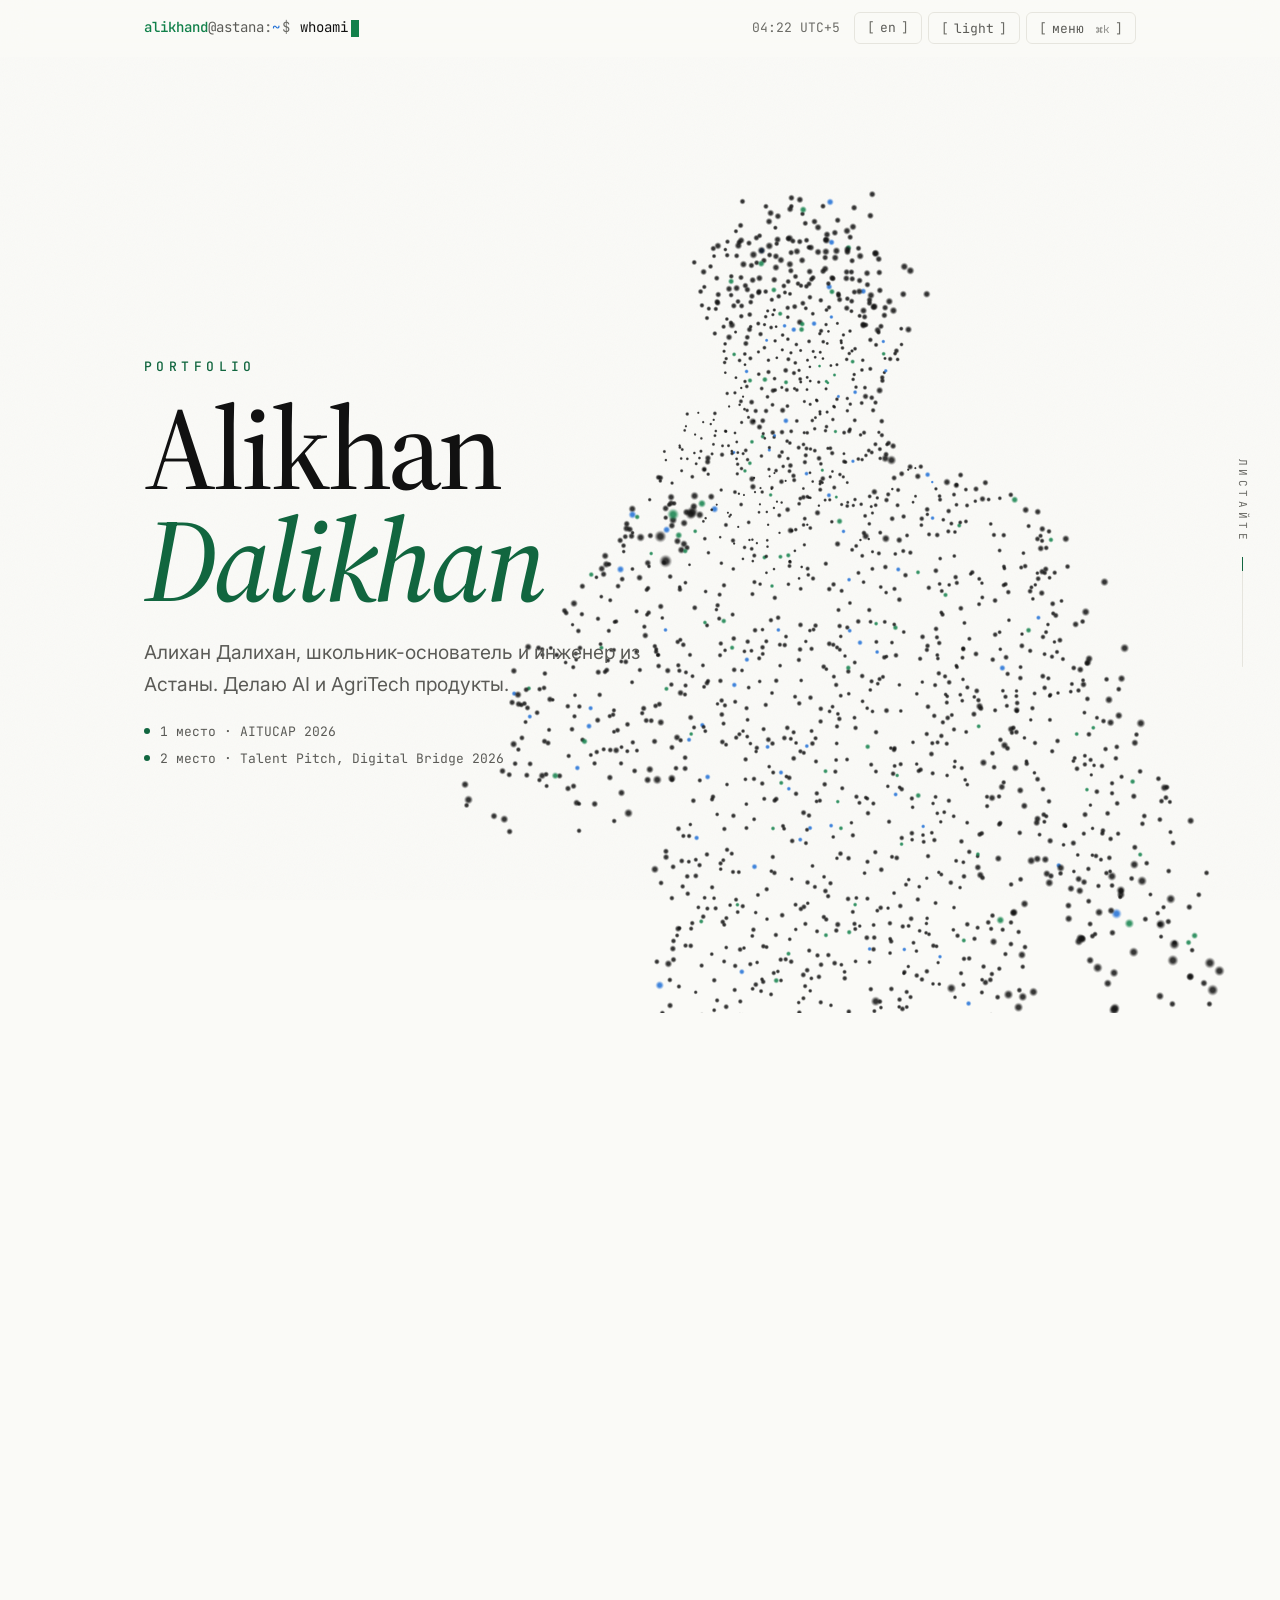
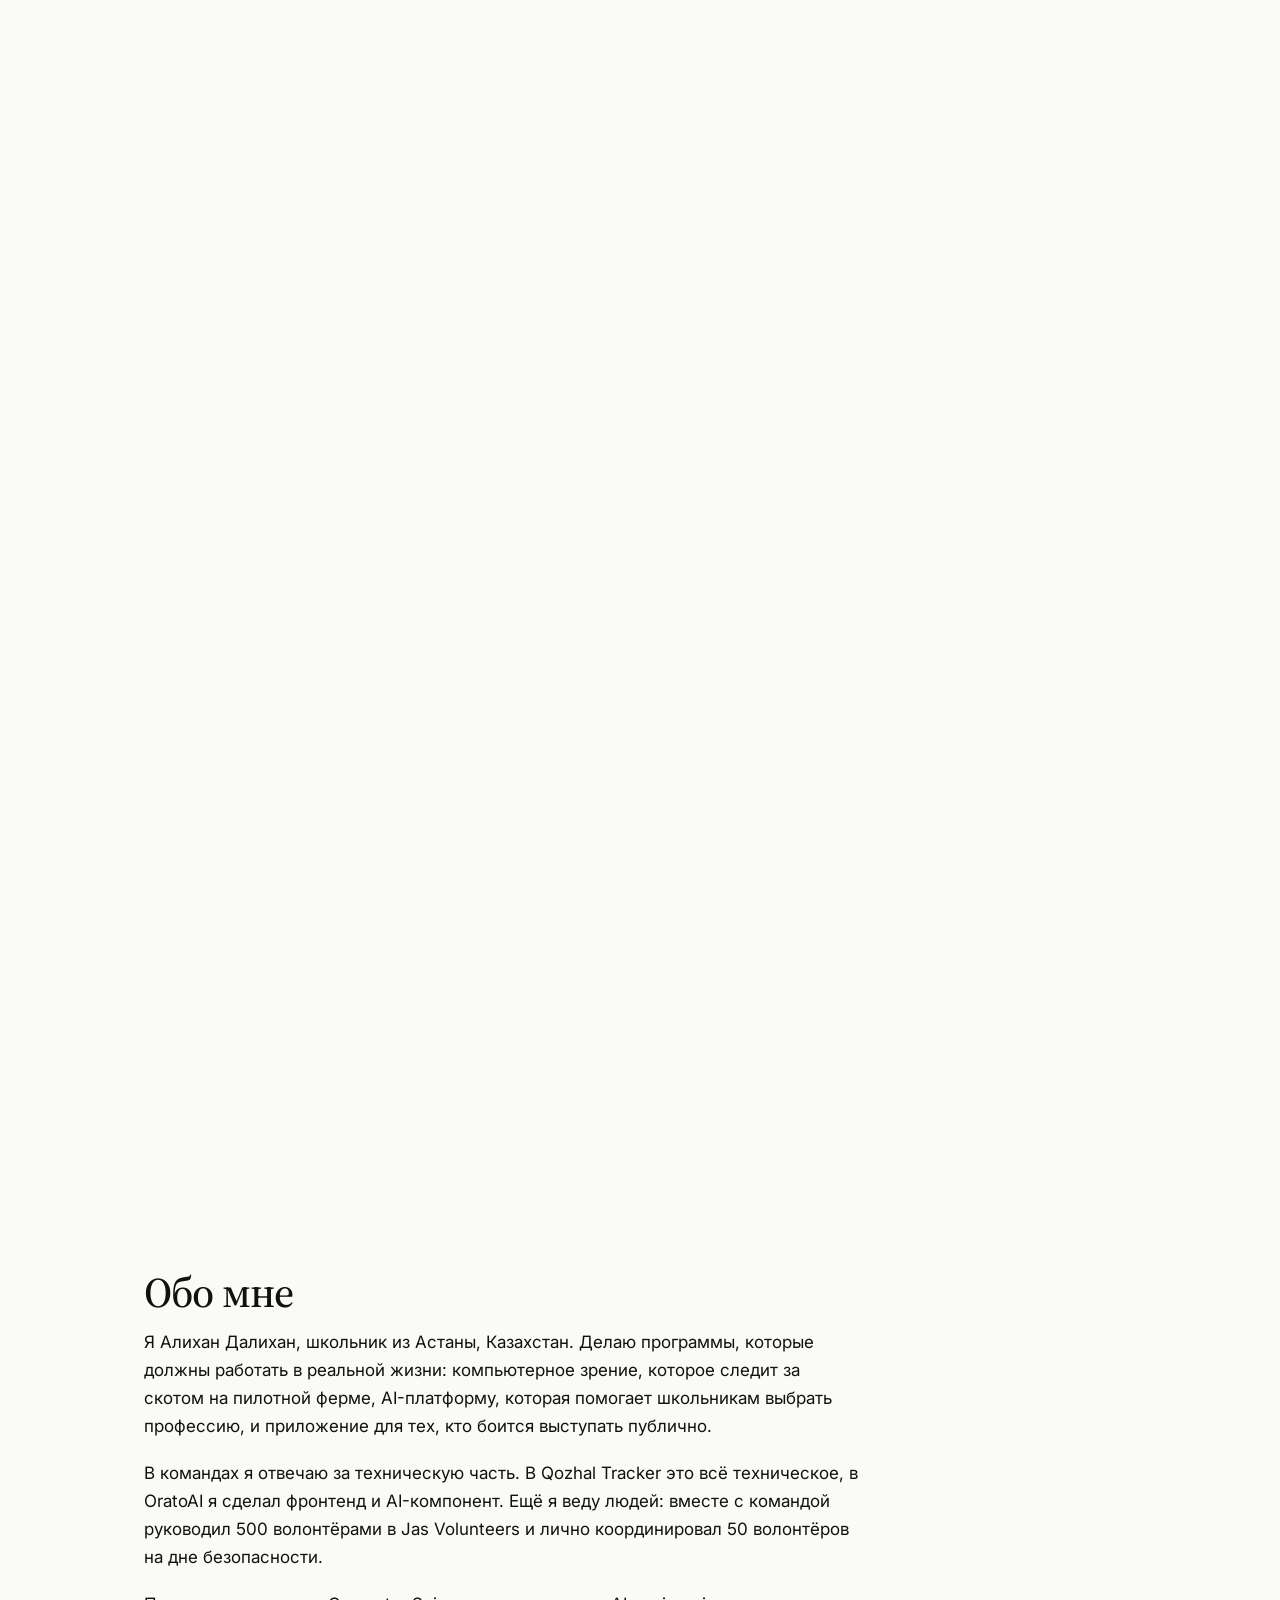
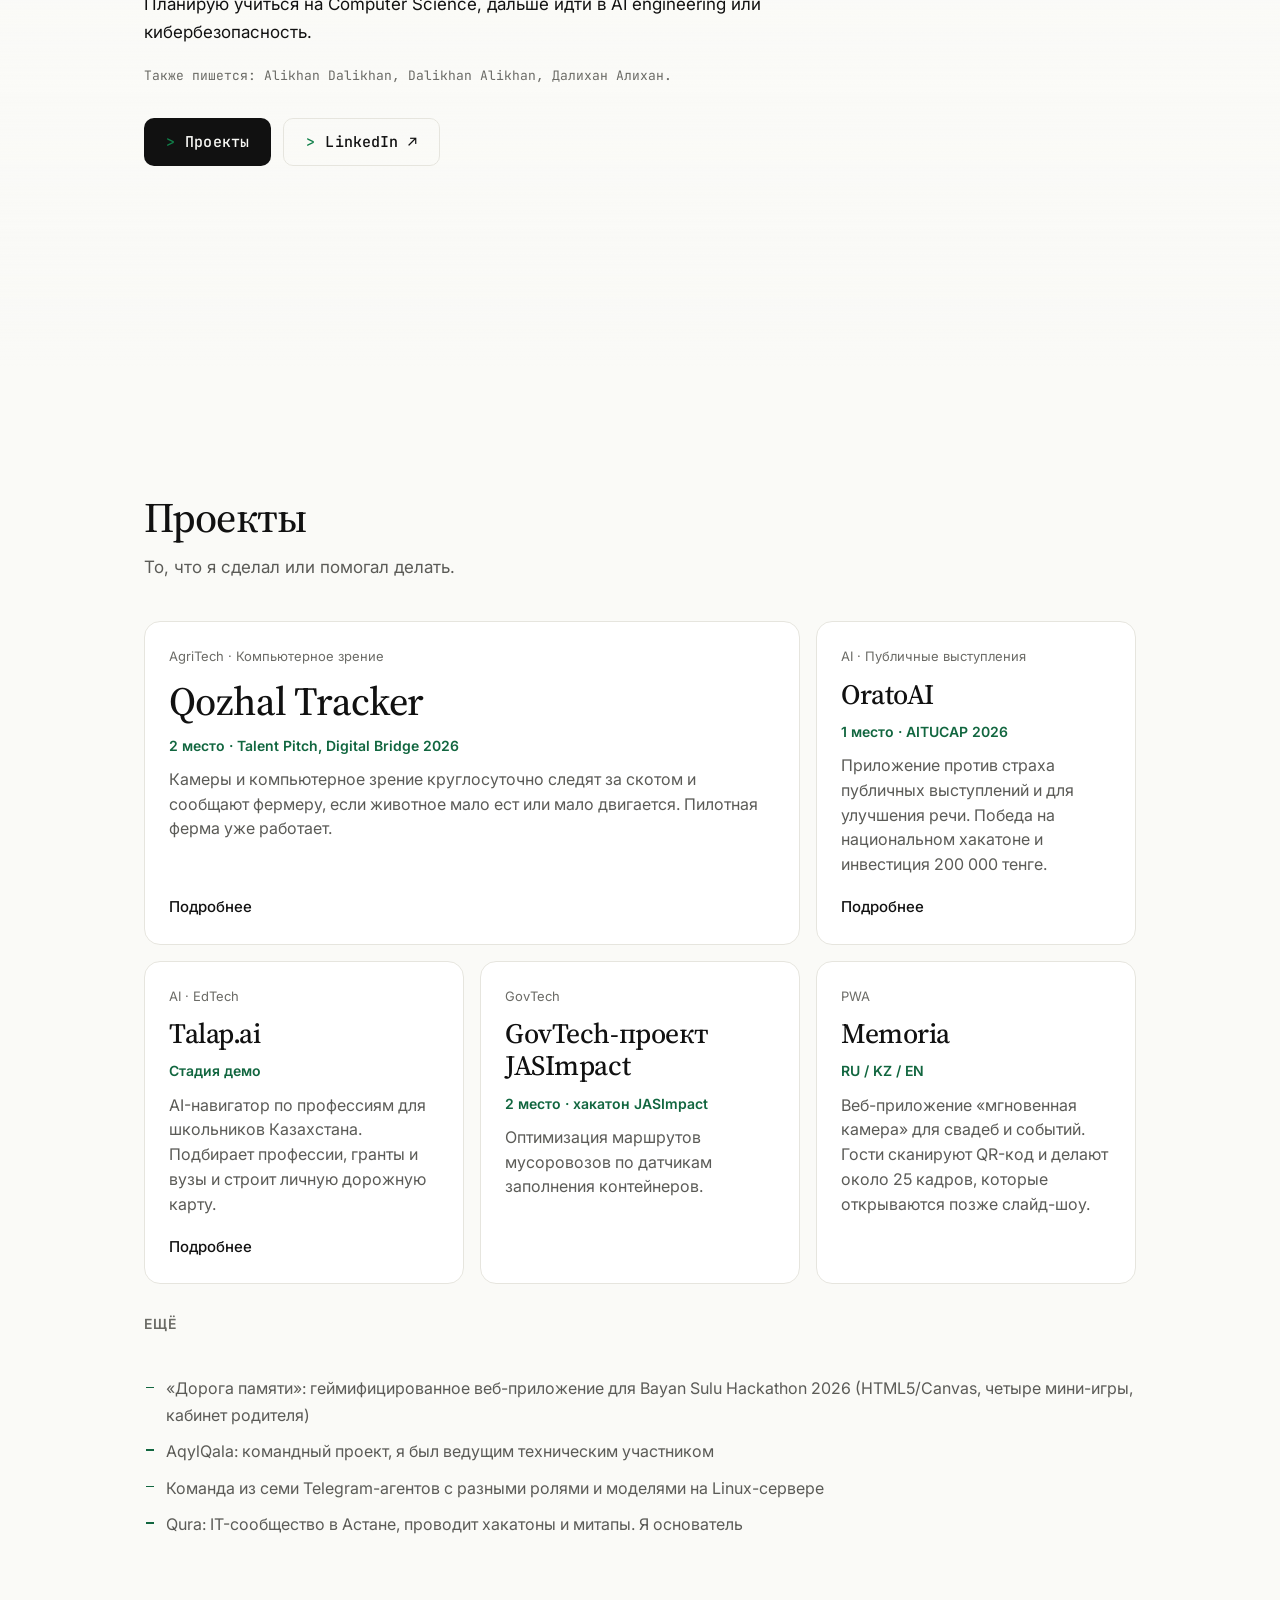
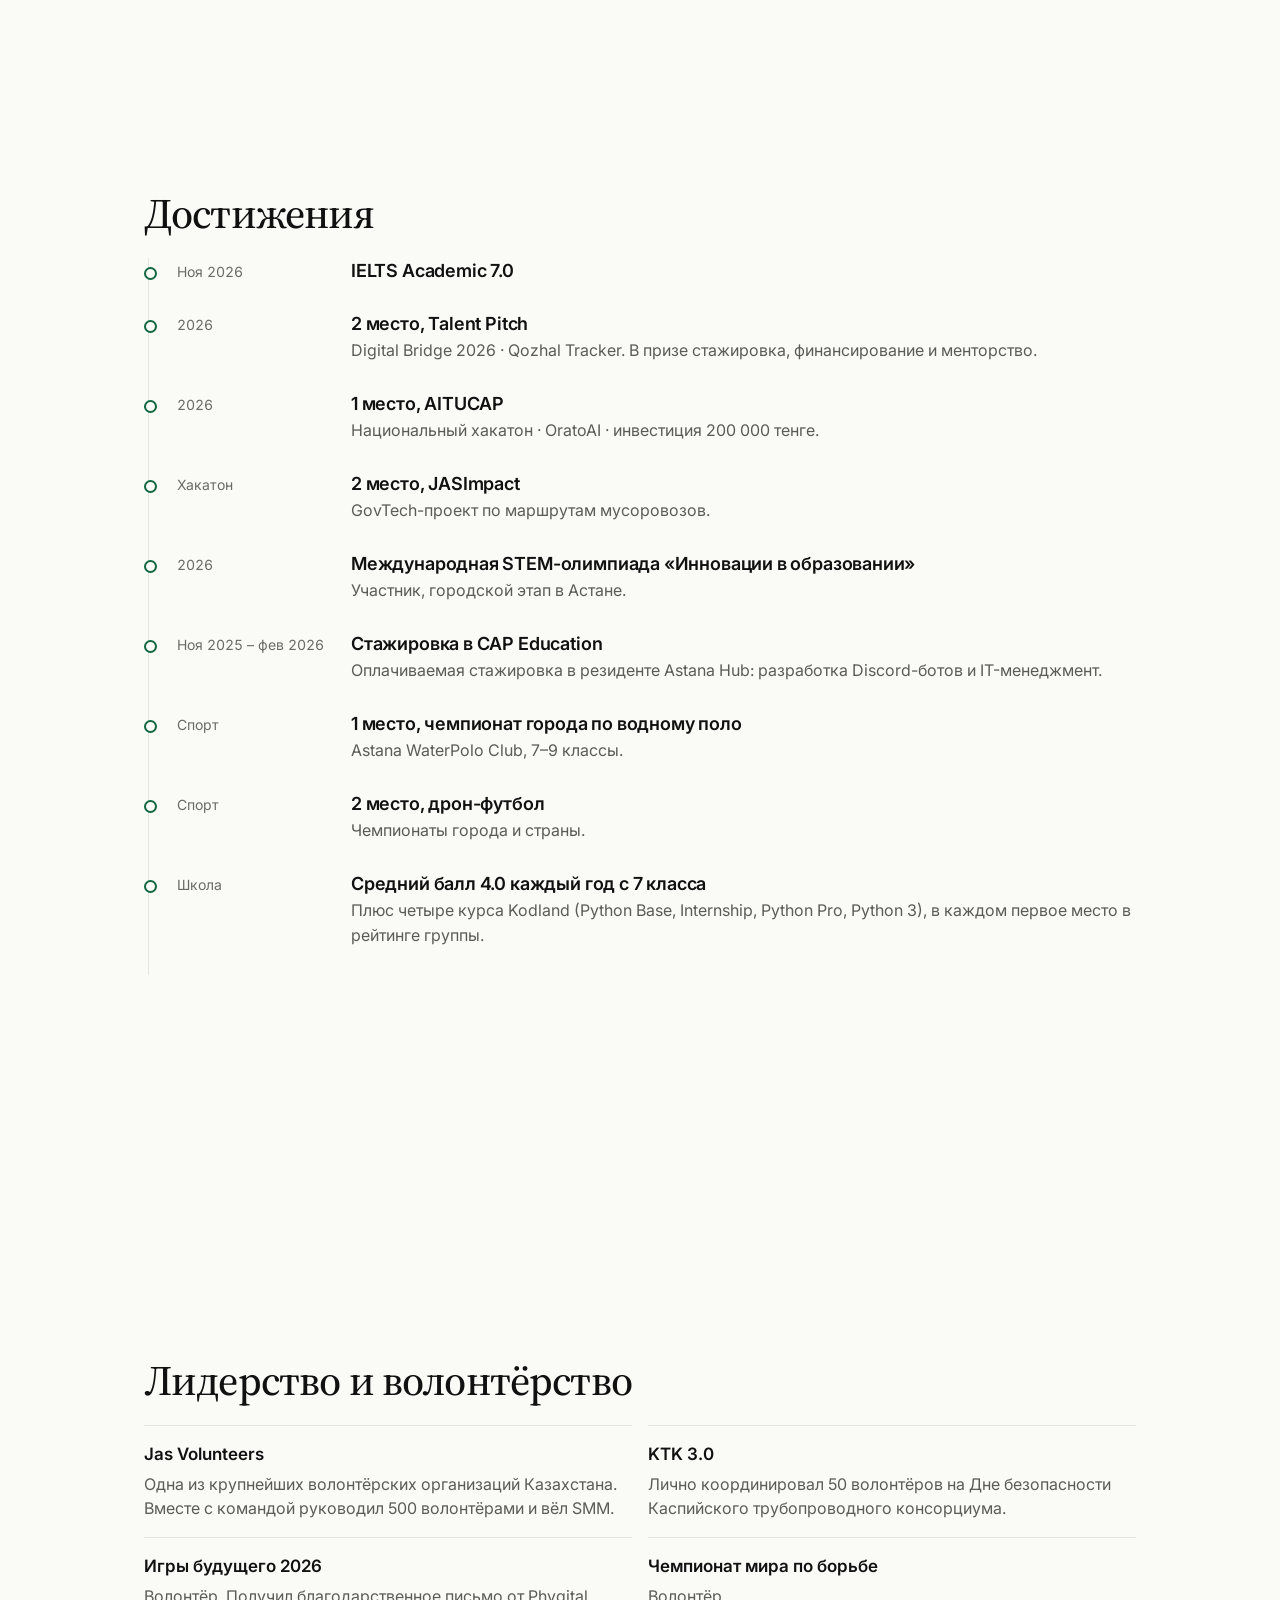
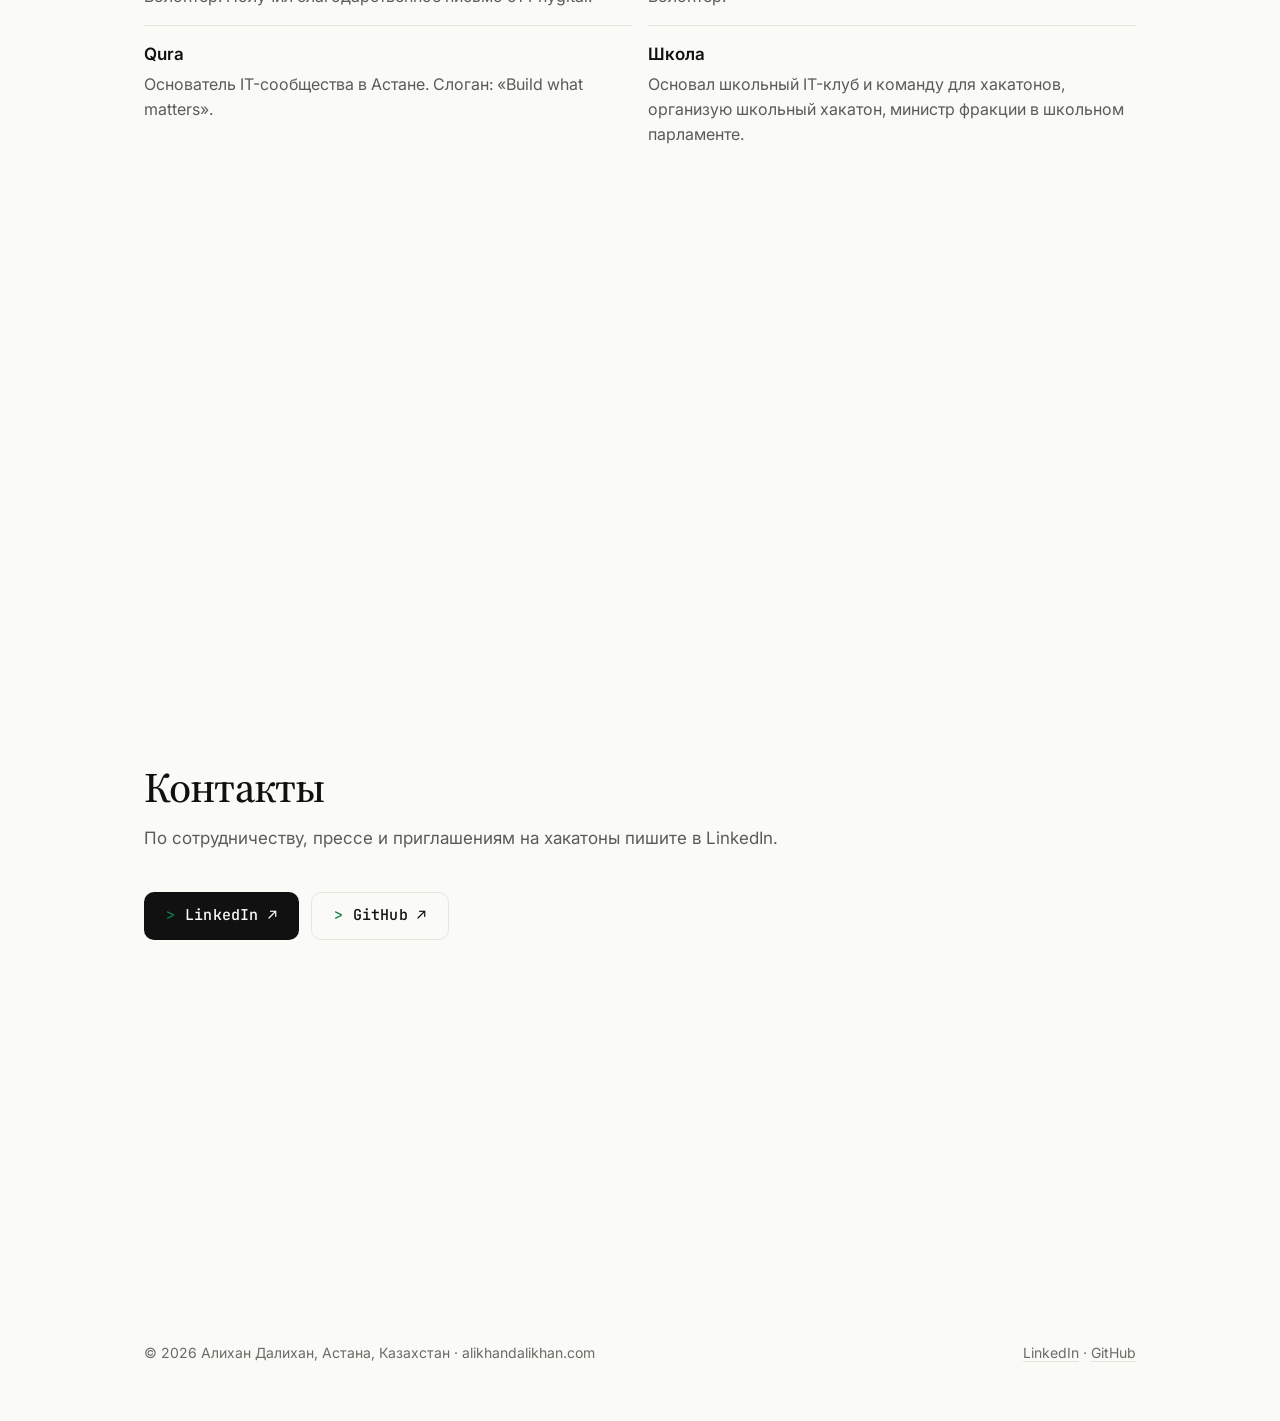
<file: ru/index.html>
<!doctype html>
<html lang="ru">
<head>
<meta charset="utf-8">
<meta name="viewport" content="width=device-width, initial-scale=1">
<title>Алихан Далихан | Основатель Qozhal Tracker, Астана</title>
<meta name="description" content="Алихан Далихан, школьник-основатель и инженер из Астаны, Казахстан. Делает AI и AgriTech продукты: Qozhal Tracker, OratoAI и Talap.ai.">
<link rel="canonical" href="https://alikhandalikhan.com/ru/">
<link rel="alternate" hreflang="en" href="https://alikhandalikhan.com/"><link rel="alternate" hreflang="ru" href="https://alikhandalikhan.com/ru/"><link rel="alternate" hreflang="x-default" href="https://alikhandalikhan.com/">
<meta name="robots" content="index, follow, max-image-preview:large">
<meta name="author" content="Alikhan Dalikhan">
<meta property="og:type" content="profile">
<meta property="og:site_name" content="Alikhan Dalikhan">
<meta property="og:title" content="Алихан Далихан | Основатель Qozhal Tracker, Астана">
<meta property="og:description" content="Алихан Далихан, школьник-основатель и инженер из Астаны, Казахстан. Делает AI и AgriTech продукты: Qozhal Tracker, OratoAI и Talap.ai.">
<meta property="og:url" content="https://alikhandalikhan.com/ru/">
<meta property="og:image" content="https://alikhandalikhan.com/assets/og-ru.png">
<meta property="og:image:alt" content="Алихан Далихан">
<meta property="og:image:width" content="1200"><meta property="og:image:height" content="630">
<meta property="og:locale" content="ru_RU"><meta property="og:locale:alternate" content="en_US">
<meta property="profile:first_name" content="Alikhan"><meta property="profile:last_name" content="Dalikhan">
<meta name="twitter:card" content="summary_large_image">
<meta name="twitter:title" content="Алихан Далихан | Основатель Qozhal Tracker, Астана">
<meta name="twitter:description" content="Алихан Далихан, школьник-основатель и инженер из Астаны, Казахстан. Делает AI и AgriTech продукты: Qozhal Tracker, OratoAI и Talap.ai.">
<meta name="twitter:image" content="https://alikhandalikhan.com/assets/og-ru.png">
<meta name="theme-color" content="#FAFAF7" media="(prefers-color-scheme: light)">
<meta name="theme-color" content="#161614" media="(prefers-color-scheme: dark)">

<link rel="icon" href="/assets/favicon.svg" type="image/svg+xml">
<link rel="apple-touch-icon" href="/assets/apple-touch-icon.png">
<link rel="preconnect" href="https://fonts.googleapis.com"><link rel="preconnect" href="https://fonts.gstatic.com" crossorigin>
<link rel="stylesheet" href="https://fonts.googleapis.com/css2?family=Inter:wght@400;500;600&family=Source+Serif+4:ital,opsz,wght@0,8..60,400;0,8..60,500;0,8..60,600;1,8..60,500&family=JetBrains+Mono:wght@400;500&display=swap">
<link rel="stylesheet" href="/assets/style.css?v=0eceb1f1bb">
<script>document.documentElement.classList.add("js");try{var t=localStorage.getItem("theme");if(t)document.documentElement.setAttribute("data-theme",t)}catch(e){}try{if(sessionStorage.getItem("introSeen")==="1")document.documentElement.setAttribute("data-intro-fast","1");if(/^\/(ru\/)?$/.test(location.pathname))sessionStorage.setItem("introSeen","1")}catch(e){}if(!matchMedia("(prefers-reduced-motion: reduce)").matches){var r=document.documentElement;r.classList.add("intro-pending");setTimeout(function(){r.classList.remove("intro-pending")},4500);if(/^\/(ru\/)?$/.test(location.pathname)){r.classList.add("loading");setTimeout(function(){r.classList.remove("loading")},4500)}}</script>
<script type="application/ld+json">{"@context": "https://schema.org", "@graph": [{"@type": "Person", "@id": "https://alikhandalikhan.com/#person", "name": "Alikhan Dalikhan", "givenName": "Alikhan", "familyName": "Dalikhan", "alternateName": ["Алихан Далихан", "Dalikhan Alikhan", "Далихан Алихан"], "url": "https://alikhandalikhan.com/", "description": "Student founder and engineer from Astana, Kazakhstan. Builds AI and AgriTech products: Qozhal Tracker, OratoAI, Talap.ai.", "jobTitle": "Founder", "worksFor": {"@type": "Organization", "@id": "https://alikhandalikhan.com/#qozhal", "name": "Qozhal Tracker", "url": "https://alikhandalikhan.com/qozhal-tracker/"}, "homeLocation": {"@type": "Place", "name": "Astana, Kazakhstan"}, "memberOf": [{"@type": "Organization", "name": "Jas Volunteers"}, {"@type": "Organization", "name": "Qura"}], "award": ["2nd place, Talent Pitch, Digital Bridge 2026 (Qozhal Tracker)", "1st place, AITUCAP 2026 national hackathon (OratoAI)", "2nd place, JASImpact hackathon"], "knowsAbout": ["Artificial intelligence", "Computer vision", "AgriTech", "Web development", "Python", "React", "Go"], "sameAs": ["https://www.linkedin.com/in/alikhan-dalikhan-37092b400/", "https://github.com/mrdezzan"]}, {"@type": "Organization", "@id": "https://alikhandalikhan.com/#qozhal", "name": "Qozhal Tracker", "url": "https://alikhandalikhan.com/qozhal-tracker/", "description": "AgriTech: cameras and computer vision that monitor cattle behavior 24/7 and alert the farmer.", "founder": {"@id": "https://alikhandalikhan.com/#person"}}, {"@type": "WebSite", "@id": "https://alikhandalikhan.com/#website", "url": "https://alikhandalikhan.com/", "name": "Alikhan Dalikhan", "inLanguage": ["en", "ru"], "publisher": {"@id": "https://alikhandalikhan.com/#person"}}, {"@type": "ProfilePage", "@id": "https://alikhandalikhan.com/ru/#page", "url": "https://alikhandalikhan.com/ru/", "name": "Алихан Далихан | Основатель Qozhal Tracker, Астана", "inLanguage": "ru", "isPartOf": {"@id": "https://alikhandalikhan.com/#website"}, "mainEntity": {"@id": "https://alikhandalikhan.com/#person"}}]}</script>

</head>
<body>
<div class="loader" aria-hidden="true"><div class="ld-in"><div class="ld-row"><i class="ld-d" style="--i:0"></i><i class="ld-d" style="--i:1"></i><i class="ld-d" style="--i:2"></i><i class="ld-d" style="--i:3"></i><i class="ld-d" style="--i:4"></i><i class="ld-d g" style="--i:5"></i><i class="ld-d" style="--i:6"></i><i class="ld-d" style="--i:7"></i><i class="ld-d" style="--i:8"></i><i class="ld-d" style="--i:9"></i><i class="ld-d" style="--i:10"></i><i class="ld-d b" style="--i:11"></i><i class="ld-d" style="--i:12"></i><i class="ld-d" style="--i:13"></i><i class="ld-d" style="--i:14"></i><i class="ld-d" style="--i:15"></i><i class="ld-d" style="--i:16"></i><i class="ld-d g" style="--i:17"></i><i class="ld-d" style="--i:18"></i><i class="ld-d" style="--i:19"></i><i class="ld-d" style="--i:20"></i><i class="ld-d g" style="--i:21"></i><i class="ld-d" style="--i:22"></i><i class="ld-d" style="--i:23"></i></div><p class="ld-cap"><span>Portfolio</span><span class="ld-sep">·</span><span>Alikhan Dalikhan</span><span class="ld-sep">·</span><span class="ld-pct">0</span>%</p></div></div>
<a class="skip" href="#main">К содержимому</a>
<header class="top term"><div class="wrap">
<a class="t-who" href="/ru/" aria-label="Алихан Далихан"><span class="t-user">alikhand</span><span class="t-host">@astana</span></a>
<button class="t-line" type="button" data-open-pal aria-label="Меню"><span class="t-sep">:</span><span class="t-path" id="t-path">~</span><span class="t-dollar">$</span><span class="t-cmd" id="t-cmd">whoami</span><span class="t-caret"></span></button>
<div class="tools">
<span class="clock" title="Астана"><span id="clock-time">--:--</span> UTC+5</span>
<a class="tbtn" data-magnetic="soft" id="lang" href="/" hreflang="en" lang="en"><span class="btn-fill" aria-hidden="true"></span><span class="btn-label">en</span></a>
<button class="tbtn" data-magnetic="soft" type="button" id="theme" aria-label="Сменить тему"><span class="btn-fill" aria-hidden="true"></span><span class="btn-label"><span data-theme-label>theme</span></span></button>
<button class="tbtn" data-magnetic="soft" type="button" data-open-pal aria-label="Меню"><span class="btn-fill" aria-hidden="true"></span><span class="btn-label">меню <kbd>⌘K</kbd></span></button>
</div></div></header>

<main id="main">
<section class="intro" id="top" data-portrait="/assets/portrait/">
<div class="intro-stage">
<canvas class="dots" aria-hidden="true"></canvas>
<img class="dots-static" src="/assets/portrait/static-light.webp" alt="Портрет Алихана Далихана из точек: выступление на сцене" width="650" height="1400" decoding="async">
<div class="intro-copy">
<p class="intro-kicker" data-scramble="intro">PORTFOLIO</p>
<h1 class="intro-name" data-scramble="intro">Alikhan <em>Dalikhan</em></h1>
<p class="intro-line">Алихан Далихан, школьник-основатель и инженер из Астаны. Делаю AI и AgriTech продукты.</p>
<ul class="intro-awards"><li>1 место · AITUCAP 2026</li><li>2 место · Talent Pitch, Digital Bridge 2026</li></ul>
</div>
<div class="scroll-hint" aria-hidden="true"><span class="hint-label">Листайте</span><span class="hint-track"><b></b></span></div>
</div></section>
<a class="skip" href="#about">Пропустить интро</a>
<section id="about"><div class="wrap sec-body"><h2 class="reveal" data-scramble="enter">Обо мне</h2><div class="prose measure reveal"><p>Я Алихан Далихан, школьник из Астаны, Казахстан. Делаю программы, которые должны работать в реальной жизни: компьютерное зрение, которое следит за скотом на пилотной ферме, AI-платформу, которая помогает школьникам выбрать профессию, и приложение для тех, кто боится выступать публично.</p><p>В командах я отвечаю за техническую часть. В Qozhal Tracker это всё техническое, в OratoAI я сделал фронтенд и AI-компонент. Ещё я веду людей: вместе с командой руководил 500 волонтёрами в Jas Volunteers и лично координировал 50 волонтёров на дне безопасности.</p><p>Планирую учиться на Computer Science, дальше идти в AI engineering или кибербезопасность.</p><p class="aka">Также пишется: Alikhan Dalikhan, Dalikhan Alikhan, Далихан Алихан.</p></div><div class="cta-row reveal"><a class="btn btn-primary" href="#projects" data-magnetic ><span class="btn-fill" aria-hidden="true"></span><span class="btn-label">Проекты</span></a><a class="btn btn-outline" href="https://www.linkedin.com/in/alikhan-dalikhan-37092b400/" data-magnetic rel="me noopener"><span class="btn-fill" aria-hidden="true"></span><span class="btn-label">LinkedIn ↗</span></a></div></div></section>
<section id="projects"><div class="wrap sec-body"><h2 class="reveal" data-scramble="enter">Проекты</h2><p class="sub reveal">То, что я сделал или помогал делать.</p>
<div class="bento"><article class="card big reveal"><span class="glow"></span><span class="tag">AgriTech · Компьютерное зрение</span><h3>Qozhal Tracker</h3><span class="result">2 место · Talent Pitch, Digital Bridge 2026</span><p>Камеры и компьютерное зрение круглосуточно следят за скотом и сообщают фермеру, если животное мало ест или мало двигается. Пилотная ферма уже работает.</p><a class="more stretch" href="/ru/qozhal-tracker/" aria-label="Подробнее: Qozhal Tracker">Подробнее</a></article><article class="card mid reveal"><span class="glow"></span><span class="tag">AI · Публичные выступления</span><h3>OratoAI</h3><span class="result">1 место · AITUCAP 2026</span><p>Приложение против страха публичных выступлений и для улучшения речи. Победа на национальном хакатоне и инвестиция 200 000 тенге.</p><a class="more stretch" href="/ru/oratoai/" aria-label="Подробнее: OratoAI">Подробнее</a></article><article class="card mid reveal"><span class="glow"></span><span class="tag">AI · EdTech</span><h3>Talap.ai</h3><span class="result">Стадия демо</span><p>AI-навигатор по профессиям для школьников Казахстана. Подбирает профессии, гранты и вузы и строит личную дорожную карту.</p><a class="more stretch" href="/ru/talap-ai/" aria-label="Подробнее: Talap.ai">Подробнее</a></article><article class="card mid reveal"><span class="tag">GovTech</span><h3>GovTech-проект JASImpact</h3><span class="result">2 место · хакатон JASImpact</span><p>Оптимизация маршрутов мусоровозов по датчикам заполнения контейнеров.</p></article><article class="card mid reveal"><span class="tag">PWA</span><h3>Memoria</h3><span class="result">RU / KZ / EN</span><p>Веб-приложение «мгновенная камера» для свадеб и событий. Гости сканируют QR-код и делают около 25 кадров, которые открываются позже слайд-шоу.</p></article></div>
<h3 class="small reveal">Ещё</h3><ul class="more-list reveal"><li>«Дорога памяти»: геймифицированное веб-приложение для Bayan Sulu Hackathon 2026 (HTML5/Canvas, четыре мини-игры, кабинет родителя)</li><li>AqylQala: командный проект, я был ведущим техническим участником</li><li>Команда из семи Telegram-агентов с разными ролями и моделями на Linux-сервере</li><li>Qura: IT-сообщество в Астане, проводит хакатоны и митапы. Я основатель</li></ul></div></section>
<section id="achievements"><div class="wrap sec-body"><h2 class="reveal" data-scramble="enter">Достижения</h2><ol class="timeline"><li class="reveal"><span class="when">Ноя 2026</span><div><h3>IELTS Academic 7.0</h3></div></li><li class="reveal"><span class="when">2026</span><div><h3>2 место, Talent Pitch</h3><p>Digital Bridge 2026 · Qozhal Tracker. В призе стажировка, финансирование и менторство.</p></div></li><li class="reveal"><span class="when">2026</span><div><h3>1 место, AITUCAP</h3><p>Национальный хакатон · OratoAI · инвестиция 200 000 тенге.</p></div></li><li class="reveal"><span class="when">Хакатон</span><div><h3>2 место, JASImpact</h3><p>GovTech-проект по маршрутам мусоровозов.</p></div></li><li class="reveal"><span class="when">2026</span><div><h3>Международная STEM-олимпиада «Инновации в образовании»</h3><p>Участник, городской этап в Астане.</p></div></li><li class="reveal"><span class="when">Ноя 2025 – фев 2026</span><div><h3>Стажировка в CAP Education</h3><p>Оплачиваемая стажировка в резиденте Astana Hub: разработка Discord-ботов и IT-менеджмент.</p></div></li><li class="reveal"><span class="when">Спорт</span><div><h3>1 место, чемпионат города по водному поло</h3><p>Astana WaterPolo Club, 7–9 классы.</p></div></li><li class="reveal"><span class="when">Спорт</span><div><h3>2 место, дрон-футбол</h3><p>Чемпионаты города и страны.</p></div></li><li class="reveal"><span class="when">Школа</span><div><h3>Средний балл 4.0 каждый год с 7 класса</h3><p>Плюс четыре курса Kodland (Python Base, Internship, Python Pro, Python 3), в каждом первое место в рейтинге группы.</p></div></li></ol></div></section>
<section id="leadership"><div class="wrap sec-body"><h2 class="reveal" data-scramble="enter">Лидерство и волонтёрство</h2><ul class="lead-list"><li class="reveal"><h3>Jas Volunteers</h3><p>Одна из крупнейших волонтёрских организаций Казахстана. Вместе с командой руководил 500 волонтёрами и вёл SMM.</p></li><li class="reveal"><h3>KTK 3.0</h3><p>Лично координировал 50 волонтёров на Дне безопасности Каспийского трубопроводного консорциума.</p></li><li class="reveal"><h3>Игры будущего 2026</h3><p>Волонтёр. Получил благодарственное письмо от Phygital.</p></li><li class="reveal"><h3>Чемпионат мира по борьбе</h3><p>Волонтёр.</p></li><li class="reveal"><h3>Qura</h3><p>Основатель IT-сообщества в Астане. Слоган: «Build what matters».</p></li><li class="reveal"><h3>Школа</h3><p>Основал школьный IT-клуб и команду для хакатонов, организую школьный хакатон, министр фракции в школьном парламенте.</p></li></ul></div></section>
<section id="contact"><div class="wrap sec-body"><h2 class="reveal" data-scramble="enter">Контакты</h2><p class="sub reveal">По сотрудничеству, прессе и приглашениям на хакатоны пишите в LinkedIn.</p>
<div class="contact-btns reveal"><a class="btn btn-primary" href="https://www.linkedin.com/in/alikhan-dalikhan-37092b400/" data-magnetic rel="me noopener"><span class="btn-fill" aria-hidden="true"></span><span class="btn-label">LinkedIn ↗</span></a><a class="btn btn-outline" href="https://github.com/mrdezzan" data-magnetic rel="me noopener"><span class="btn-fill" aria-hidden="true"></span><span class="btn-label">GitHub ↗</span></a></div>
</div></section>
</main>
<div class="pal" id="pal" role="dialog" aria-modal="true" aria-label="Меню"><div class="pal-box">
<input id="pal-input" type="text" autocomplete="off" placeholder="Поиск или переход…" aria-label="Поиск или переход…" role="combobox" aria-controls="pal-list" aria-expanded="true" aria-autocomplete="list">
<ul id="pal-list" role="listbox"></ul></div></div>
<div class="toast" id="toast" role="status" aria-live="polite"></div>
<script type="application/json" id="cmds">[{"group": "Перейти", "label": "Обо мне", "hint": "#about", "href": "/ru/#about"}, {"group": "Перейти", "label": "Проекты", "hint": "#projects", "href": "/ru/#projects"}, {"group": "Перейти", "label": "Достижения", "hint": "#achievements", "href": "/ru/#achievements"}, {"group": "Перейти", "label": "Лидерство", "hint": "#leadership", "href": "/ru/#leadership"}, {"group": "Перейти", "label": "Контакты", "hint": "#contact", "href": "/ru/#contact"}, {"group": "Перейти", "label": "Qozhal Tracker", "hint": "AgriTech · Компьютерное зрение", "href": "/ru/qozhal-tracker/"}, {"group": "Перейти", "label": "OratoAI", "hint": "AI · Публичные выступления", "href": "/ru/oratoai/"}, {"group": "Перейти", "label": "Talap.ai", "hint": "AI · EdTech", "href": "/ru/talap-ai/"}, {"group": "Действия", "label": "English version", "hint": "EN", "href": "/"}, {"group": "Действия", "label": "Сменить тему", "hint": "", "type": "theme"}, {"group": "Действия", "label": "Скопировать ссылку", "hint": "", "type": "copy", "done": "Ссылка скопирована"}, {"group": "Действия", "label": "LinkedIn", "hint": "↗", "href": "https://www.linkedin.com/in/alikhan-dalikhan-37092b400/"}, {"group": "Действия", "label": "GitHub", "hint": "↗", "href": "https://github.com/mrdezzan"}]</script>

<script src="/assets/portrait.js?v=fb655f92dd" defer></script>
<footer><div class="wrap"><span>© 2026 Алихан Далихан, Астана, Казахстан · alikhandalikhan.com</span><span><a href="https://www.linkedin.com/in/alikhan-dalikhan-37092b400/" rel="me noopener">LinkedIn</a> · <a href="https://github.com/mrdezzan" rel="me noopener">GitHub</a></span></div></footer>
<script src="/assets/app.js?v=1eb8c22e3d" defer></script>
</body></html>
</file>
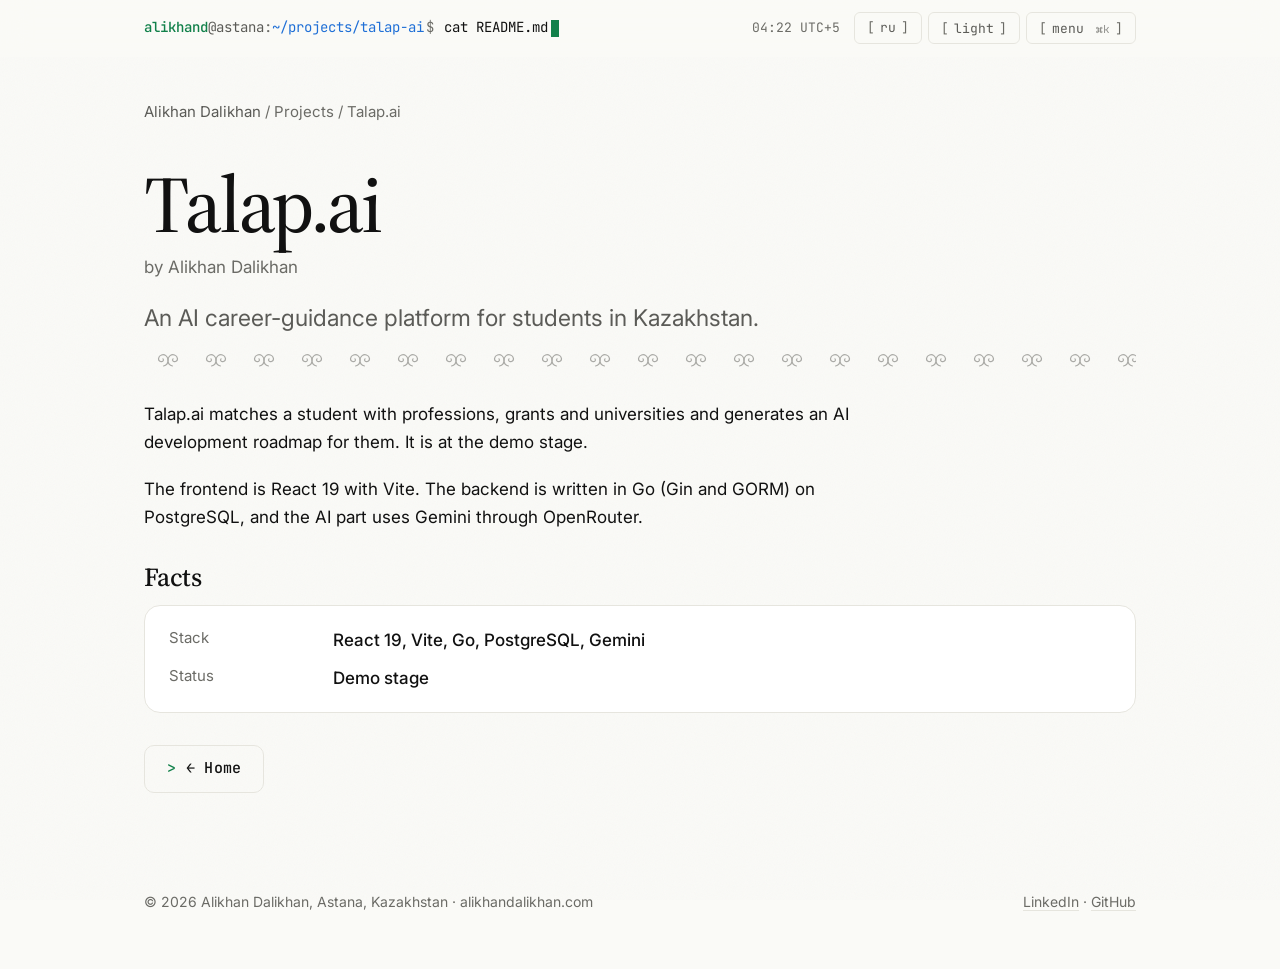
<file: talap-ai/index.html>
<!doctype html>
<html lang="en">
<head>
<meta charset="utf-8">
<meta name="viewport" content="width=device-width, initial-scale=1">
<title>Talap.ai | AI career guidance for students, by Alikhan Dalikhan</title>
<meta name="description" content="Talap.ai is an AI career-guidance platform for students in Kazakhstan, matching professions, grants and universities. By Alikhan Dalikhan.">
<link rel="canonical" href="https://alikhandalikhan.com/talap-ai/">
<link rel="alternate" hreflang="en" href="https://alikhandalikhan.com/talap-ai/"><link rel="alternate" hreflang="ru" href="https://alikhandalikhan.com/ru/talap-ai/"><link rel="alternate" hreflang="x-default" href="https://alikhandalikhan.com/talap-ai/">
<meta name="robots" content="index, follow, max-image-preview:large">
<meta name="author" content="Alikhan Dalikhan">
<meta property="og:type" content="website">
<meta property="og:site_name" content="Alikhan Dalikhan">
<meta property="og:title" content="Talap.ai | AI career guidance for students, by Alikhan Dalikhan">
<meta property="og:description" content="Talap.ai is an AI career-guidance platform for students in Kazakhstan, matching professions, grants and universities. By Alikhan Dalikhan.">
<meta property="og:url" content="https://alikhandalikhan.com/talap-ai/">
<meta property="og:image" content="https://alikhandalikhan.com/assets/og-en.png">
<meta property="og:image:alt" content="Alikhan Dalikhan">
<meta property="og:image:width" content="1200"><meta property="og:image:height" content="630">
<meta property="og:locale" content="en_US"><meta property="og:locale:alternate" content="ru_RU">

<meta name="twitter:card" content="summary_large_image">
<meta name="twitter:title" content="Talap.ai | AI career guidance for students, by Alikhan Dalikhan">
<meta name="twitter:description" content="Talap.ai is an AI career-guidance platform for students in Kazakhstan, matching professions, grants and universities. By Alikhan Dalikhan.">
<meta name="twitter:image" content="https://alikhandalikhan.com/assets/og-en.png">
<meta name="theme-color" content="#FAFAF7" media="(prefers-color-scheme: light)">
<meta name="theme-color" content="#161614" media="(prefers-color-scheme: dark)">

<link rel="icon" href="/assets/favicon.svg" type="image/svg+xml">
<link rel="apple-touch-icon" href="/assets/apple-touch-icon.png">
<link rel="preconnect" href="https://fonts.googleapis.com"><link rel="preconnect" href="https://fonts.gstatic.com" crossorigin>
<link rel="stylesheet" href="https://fonts.googleapis.com/css2?family=Inter:wght@400;500;600&family=Source+Serif+4:ital,opsz,wght@0,8..60,400;0,8..60,500;0,8..60,600;1,8..60,500&family=JetBrains+Mono:wght@400;500&display=swap">
<link rel="stylesheet" href="/assets/style.css?v=0eceb1f1bb">
<script>document.documentElement.classList.add("js");try{var t=localStorage.getItem("theme");if(t)document.documentElement.setAttribute("data-theme",t)}catch(e){}try{if(sessionStorage.getItem("introSeen")==="1")document.documentElement.setAttribute("data-intro-fast","1");if(/^\/(ru\/)?$/.test(location.pathname))sessionStorage.setItem("introSeen","1")}catch(e){}if(!matchMedia("(prefers-reduced-motion: reduce)").matches){var r=document.documentElement;r.classList.add("intro-pending");setTimeout(function(){r.classList.remove("intro-pending")},4500);if(/^\/(ru\/)?$/.test(location.pathname)){r.classList.add("loading");setTimeout(function(){r.classList.remove("loading")},4500)}}</script>
<script type="application/ld+json">{"@context": "https://schema.org", "@graph": [{"@type": "Person", "@id": "https://alikhandalikhan.com/#person", "name": "Alikhan Dalikhan", "givenName": "Alikhan", "familyName": "Dalikhan", "alternateName": ["Алихан Далихан", "Dalikhan Alikhan", "Далихан Алихан"], "url": "https://alikhandalikhan.com/", "description": "Student founder and engineer from Astana, Kazakhstan. Builds AI and AgriTech products: Qozhal Tracker, OratoAI, Talap.ai.", "jobTitle": "Founder", "worksFor": {"@type": "Organization", "@id": "https://alikhandalikhan.com/#qozhal", "name": "Qozhal Tracker", "url": "https://alikhandalikhan.com/qozhal-tracker/"}, "homeLocation": {"@type": "Place", "name": "Astana, Kazakhstan"}, "memberOf": [{"@type": "Organization", "name": "Jas Volunteers"}, {"@type": "Organization", "name": "Qura"}], "award": ["2nd place, Talent Pitch, Digital Bridge 2026 (Qozhal Tracker)", "1st place, AITUCAP 2026 national hackathon (OratoAI)", "2nd place, JASImpact hackathon"], "knowsAbout": ["Artificial intelligence", "Computer vision", "AgriTech", "Web development", "Python", "React", "Go"], "sameAs": ["https://www.linkedin.com/in/alikhan-dalikhan-37092b400/", "https://github.com/mrdezzan"]}, {"@type": "WebSite", "@id": "https://alikhandalikhan.com/#website", "url": "https://alikhandalikhan.com/", "name": "Alikhan Dalikhan", "inLanguage": ["en", "ru"], "publisher": {"@id": "https://alikhandalikhan.com/#person"}}, {"@type": "WebPage", "@id": "https://alikhandalikhan.com/talap-ai/#page", "url": "https://alikhandalikhan.com/talap-ai/", "name": "Talap.ai | AI career guidance for students, by Alikhan Dalikhan", "description": "Talap.ai is an AI career-guidance platform for students in Kazakhstan, matching professions, grants and universities. By Alikhan Dalikhan.", "inLanguage": "en", "isPartOf": {"@id": "https://alikhandalikhan.com/#website"}, "about": {"@type": "SoftwareApplication", "name": "Talap.ai", "author": {"@id": "https://alikhandalikhan.com/#person"}, "applicationCategory": "SoftwareApplication"}, "author": {"@id": "https://alikhandalikhan.com/#person"}}]}</script>

</head>
<body>
<a class="skip" href="#main">Skip to content</a>
<header class="top term"><div class="wrap">
<a class="t-who" href="/" aria-label="Alikhan Dalikhan"><span class="t-user">alikhand</span><span class="t-host">@astana</span></a>
<button class="t-line" type="button" data-open-pal aria-label="Menu"><span class="t-sep">:</span><span class="t-path" id="t-path">~/projects/talap-ai</span><span class="t-dollar">$</span><span class="t-cmd" id="t-cmd">cat README.md</span><span class="t-caret"></span></button>
<div class="tools">
<span class="clock" title="Astana"><span id="clock-time">--:--</span> UTC+5</span>
<a class="tbtn" data-magnetic="soft" id="lang" href="/ru/talap-ai/" hreflang="ru" lang="ru"><span class="btn-fill" aria-hidden="true"></span><span class="btn-label">ru</span></a>
<button class="tbtn" data-magnetic="soft" type="button" id="theme" aria-label="Toggle theme"><span class="btn-fill" aria-hidden="true"></span><span class="btn-label"><span data-theme-label>theme</span></span></button>
<button class="tbtn" data-magnetic="soft" type="button" data-open-pal aria-label="Menu"><span class="btn-fill" aria-hidden="true"></span><span class="btn-label">menu <kbd>⌘K</kbd></span></button>
</div></div></header>

<main id="main"><div class="wrap">
<p class="crumbs"><a href="/">Alikhan Dalikhan</a> / Projects / Talap.ai</p>
<div class="proj-head"><h1>Talap.ai</h1><p class="by">by Alikhan Dalikhan</p><p class="lead">An AI career-guidance platform for students in Kazakhstan.</p></div>
<svg class="ornament" aria-hidden="true" focusable="false" height="16"><defs><pattern id="orn" width="48" height="16" patternUnits="userSpaceOnUse"><g fill="none" stroke="currentColor" stroke-width="1.2" stroke-linecap="round"><path d="M24 8 C24 4 20.5 2 17.5 3 C14 4.2 13.5 8.5 16.5 9.5 C18.8 10.2 20.3 8.2 19 6.8"/><path d="M24 8 C24 4 27.5 2 30.5 3 C34 4.2 34.5 8.5 31.5 9.5 C29.2 10.2 27.7 8.2 29 6.8"/><path d="M24 8 C24 11 22 13.5 19.5 14 M24 8 C24 11 26 13.5 28.5 14"/></g></pattern></defs><rect width="100%" height="16" fill="url(#orn)"/></svg>
<section style="padding:24px 0"><div class="prose measure"><p>Talap.ai matches a student with professions, grants and universities and generates an AI development roadmap for them. It is at the demo stage.</p><p>The frontend is React 19 with Vite. The backend is written in Go (Gin and GORM) on PostgreSQL, and the AI part uses Gemini through OpenRouter.</p></div></section>
<section style="padding:8px 0 40px"><h2 class="h2" style="font-size:26px">Facts</h2><dl class="facts"><dt>Stack</dt><dd>React 19, Vite, Go, PostgreSQL, Gemini</dd><dt>Status</dt><dd>Demo stage</dd></dl>
<p style="margin-top:32px"><a class="btn btn-outline" href="/#projects" data-magnetic ><span class="btn-fill" aria-hidden="true"></span><span class="btn-label">← Home</span></a></p></section>
</div></main>
<div class="pal" id="pal" role="dialog" aria-modal="true" aria-label="Menu"><div class="pal-box">
<input id="pal-input" type="text" autocomplete="off" placeholder="Search or jump to…" aria-label="Search or jump to…" role="combobox" aria-controls="pal-list" aria-expanded="true" aria-autocomplete="list">
<ul id="pal-list" role="listbox"></ul></div></div>
<div class="toast" id="toast" role="status" aria-live="polite"></div>
<script type="application/json" id="cmds">[{"group": "Go to", "label": "About", "hint": "#about", "href": "/#about"}, {"group": "Go to", "label": "Projects", "hint": "#projects", "href": "/#projects"}, {"group": "Go to", "label": "Achievements", "hint": "#achievements", "href": "/#achievements"}, {"group": "Go to", "label": "Leadership", "hint": "#leadership", "href": "/#leadership"}, {"group": "Go to", "label": "Contact", "hint": "#contact", "href": "/#contact"}, {"group": "Go to", "label": "Qozhal Tracker", "hint": "AgriTech · Computer vision", "href": "/qozhal-tracker/"}, {"group": "Go to", "label": "OratoAI", "hint": "AI · Public speaking", "href": "/oratoai/"}, {"group": "Go to", "label": "Talap.ai", "hint": "AI · EdTech", "href": "/talap-ai/"}, {"group": "Actions", "label": "Русская версия", "hint": "RU", "href": "/ru/talap-ai/"}, {"group": "Actions", "label": "Switch theme", "hint": "", "type": "theme"}, {"group": "Actions", "label": "Copy page link", "hint": "", "type": "copy", "done": "Link copied"}, {"group": "Actions", "label": "LinkedIn", "hint": "↗", "href": "https://www.linkedin.com/in/alikhan-dalikhan-37092b400/"}, {"group": "Actions", "label": "GitHub", "hint": "↗", "href": "https://github.com/mrdezzan"}]</script>

<footer><div class="wrap"><span>© 2026 Alikhan Dalikhan, Astana, Kazakhstan · alikhandalikhan.com</span><span><a href="https://www.linkedin.com/in/alikhan-dalikhan-37092b400/" rel="me noopener">LinkedIn</a> · <a href="https://github.com/mrdezzan" rel="me noopener">GitHub</a></span></div></footer>
<script src="/assets/app.js?v=1eb8c22e3d" defer></script>
</body></html>
</file>
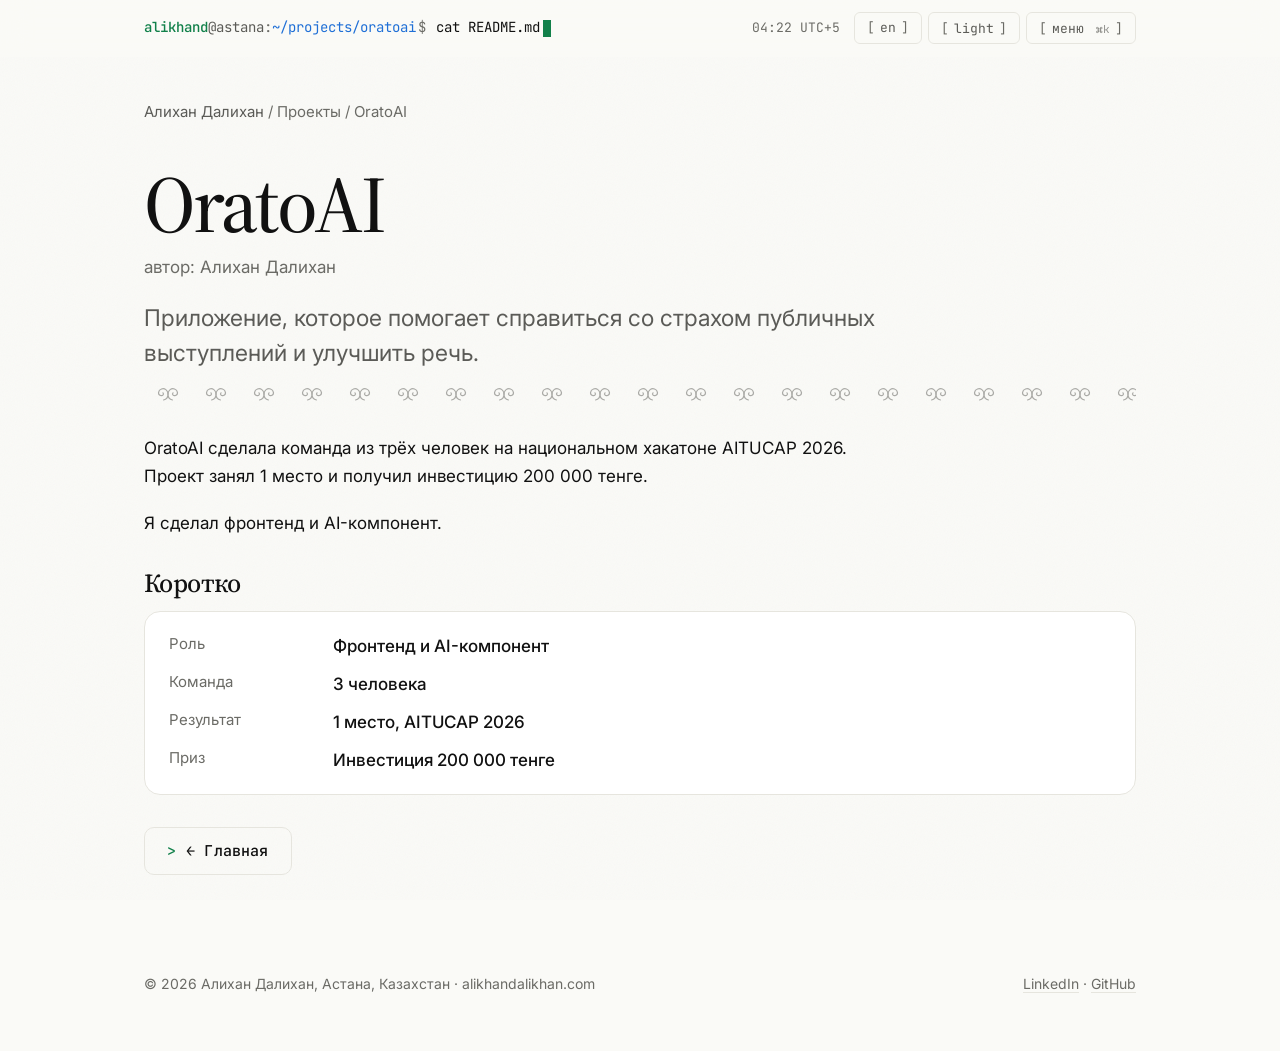
<file: ru/oratoai/index.html>
<!doctype html>
<html lang="ru">
<head>
<meta charset="utf-8">
<meta name="viewport" content="width=device-width, initial-scale=1">
<title>OratoAI | 1 место на AITUCAP 2026, приложение Алихана Далихана</title>
<meta name="description" content="OratoAI помогает справиться со страхом публичных выступлений и улучшить речь. 1 место на национальном хакатоне AITUCAP 2026. Фронтенд и AI: Алихан Далихан.">
<link rel="canonical" href="https://alikhandalikhan.com/ru/oratoai/">
<link rel="alternate" hreflang="en" href="https://alikhandalikhan.com/oratoai/"><link rel="alternate" hreflang="ru" href="https://alikhandalikhan.com/ru/oratoai/"><link rel="alternate" hreflang="x-default" href="https://alikhandalikhan.com/oratoai/">
<meta name="robots" content="index, follow, max-image-preview:large">
<meta name="author" content="Alikhan Dalikhan">
<meta property="og:type" content="website">
<meta property="og:site_name" content="Alikhan Dalikhan">
<meta property="og:title" content="OratoAI | 1 место на AITUCAP 2026, приложение Алихана Далихана">
<meta property="og:description" content="OratoAI помогает справиться со страхом публичных выступлений и улучшить речь. 1 место на национальном хакатоне AITUCAP 2026. Фронтенд и AI: Алихан Далихан.">
<meta property="og:url" content="https://alikhandalikhan.com/ru/oratoai/">
<meta property="og:image" content="https://alikhandalikhan.com/assets/og-ru.png">
<meta property="og:image:alt" content="Алихан Далихан">
<meta property="og:image:width" content="1200"><meta property="og:image:height" content="630">
<meta property="og:locale" content="ru_RU"><meta property="og:locale:alternate" content="en_US">

<meta name="twitter:card" content="summary_large_image">
<meta name="twitter:title" content="OratoAI | 1 место на AITUCAP 2026, приложение Алихана Далихана">
<meta name="twitter:description" content="OratoAI помогает справиться со страхом публичных выступлений и улучшить речь. 1 место на национальном хакатоне AITUCAP 2026. Фронтенд и AI: Алихан Далихан.">
<meta name="twitter:image" content="https://alikhandalikhan.com/assets/og-ru.png">
<meta name="theme-color" content="#FAFAF7" media="(prefers-color-scheme: light)">
<meta name="theme-color" content="#161614" media="(prefers-color-scheme: dark)">

<link rel="icon" href="/assets/favicon.svg" type="image/svg+xml">
<link rel="apple-touch-icon" href="/assets/apple-touch-icon.png">
<link rel="preconnect" href="https://fonts.googleapis.com"><link rel="preconnect" href="https://fonts.gstatic.com" crossorigin>
<link rel="stylesheet" href="https://fonts.googleapis.com/css2?family=Inter:wght@400;500;600&family=Source+Serif+4:ital,opsz,wght@0,8..60,400;0,8..60,500;0,8..60,600;1,8..60,500&family=JetBrains+Mono:wght@400;500&display=swap">
<link rel="stylesheet" href="/assets/style.css?v=0eceb1f1bb">
<script>document.documentElement.classList.add("js");try{var t=localStorage.getItem("theme");if(t)document.documentElement.setAttribute("data-theme",t)}catch(e){}try{if(sessionStorage.getItem("introSeen")==="1")document.documentElement.setAttribute("data-intro-fast","1");if(/^\/(ru\/)?$/.test(location.pathname))sessionStorage.setItem("introSeen","1")}catch(e){}if(!matchMedia("(prefers-reduced-motion: reduce)").matches){var r=document.documentElement;r.classList.add("intro-pending");setTimeout(function(){r.classList.remove("intro-pending")},4500);if(/^\/(ru\/)?$/.test(location.pathname)){r.classList.add("loading");setTimeout(function(){r.classList.remove("loading")},4500)}}</script>
<script type="application/ld+json">{"@context": "https://schema.org", "@graph": [{"@type": "Person", "@id": "https://alikhandalikhan.com/#person", "name": "Alikhan Dalikhan", "givenName": "Alikhan", "familyName": "Dalikhan", "alternateName": ["Алихан Далихан", "Dalikhan Alikhan", "Далихан Алихан"], "url": "https://alikhandalikhan.com/", "description": "Student founder and engineer from Astana, Kazakhstan. Builds AI and AgriTech products: Qozhal Tracker, OratoAI, Talap.ai.", "jobTitle": "Founder", "worksFor": {"@type": "Organization", "@id": "https://alikhandalikhan.com/#qozhal", "name": "Qozhal Tracker", "url": "https://alikhandalikhan.com/qozhal-tracker/"}, "homeLocation": {"@type": "Place", "name": "Astana, Kazakhstan"}, "memberOf": [{"@type": "Organization", "name": "Jas Volunteers"}, {"@type": "Organization", "name": "Qura"}], "award": ["2nd place, Talent Pitch, Digital Bridge 2026 (Qozhal Tracker)", "1st place, AITUCAP 2026 national hackathon (OratoAI)", "2nd place, JASImpact hackathon"], "knowsAbout": ["Artificial intelligence", "Computer vision", "AgriTech", "Web development", "Python", "React", "Go"], "sameAs": ["https://www.linkedin.com/in/alikhan-dalikhan-37092b400/", "https://github.com/mrdezzan"]}, {"@type": "WebSite", "@id": "https://alikhandalikhan.com/#website", "url": "https://alikhandalikhan.com/", "name": "Alikhan Dalikhan", "inLanguage": ["en", "ru"], "publisher": {"@id": "https://alikhandalikhan.com/#person"}}, {"@type": "WebPage", "@id": "https://alikhandalikhan.com/ru/oratoai/#page", "url": "https://alikhandalikhan.com/ru/oratoai/", "name": "OratoAI | 1 место на AITUCAP 2026, приложение Алихана Далихана", "description": "OratoAI помогает справиться со страхом публичных выступлений и улучшить речь. 1 место на национальном хакатоне AITUCAP 2026. Фронтенд и AI: Алихан Далихан.", "inLanguage": "ru", "isPartOf": {"@id": "https://alikhandalikhan.com/#website"}, "about": {"@type": "SoftwareApplication", "name": "OratoAI", "author": {"@id": "https://alikhandalikhan.com/#person"}, "applicationCategory": "SoftwareApplication"}, "author": {"@id": "https://alikhandalikhan.com/#person"}}]}</script>

</head>
<body>
<a class="skip" href="#main">К содержимому</a>
<header class="top term"><div class="wrap">
<a class="t-who" href="/ru/" aria-label="Алихан Далихан"><span class="t-user">alikhand</span><span class="t-host">@astana</span></a>
<button class="t-line" type="button" data-open-pal aria-label="Меню"><span class="t-sep">:</span><span class="t-path" id="t-path">~/projects/oratoai</span><span class="t-dollar">$</span><span class="t-cmd" id="t-cmd">cat README.md</span><span class="t-caret"></span></button>
<div class="tools">
<span class="clock" title="Астана"><span id="clock-time">--:--</span> UTC+5</span>
<a class="tbtn" data-magnetic="soft" id="lang" href="/oratoai/" hreflang="en" lang="en"><span class="btn-fill" aria-hidden="true"></span><span class="btn-label">en</span></a>
<button class="tbtn" data-magnetic="soft" type="button" id="theme" aria-label="Сменить тему"><span class="btn-fill" aria-hidden="true"></span><span class="btn-label"><span data-theme-label>theme</span></span></button>
<button class="tbtn" data-magnetic="soft" type="button" data-open-pal aria-label="Меню"><span class="btn-fill" aria-hidden="true"></span><span class="btn-label">меню <kbd>⌘K</kbd></span></button>
</div></div></header>

<main id="main"><div class="wrap">
<p class="crumbs"><a href="/ru/">Алихан Далихан</a> / Проекты / OratoAI</p>
<div class="proj-head"><h1>OratoAI</h1><p class="by">автор: Алихан Далихан</p><p class="lead">Приложение, которое помогает справиться со страхом публичных выступлений и улучшить речь.</p></div>
<svg class="ornament" aria-hidden="true" focusable="false" height="16"><defs><pattern id="orn" width="48" height="16" patternUnits="userSpaceOnUse"><g fill="none" stroke="currentColor" stroke-width="1.2" stroke-linecap="round"><path d="M24 8 C24 4 20.5 2 17.5 3 C14 4.2 13.5 8.5 16.5 9.5 C18.8 10.2 20.3 8.2 19 6.8"/><path d="M24 8 C24 4 27.5 2 30.5 3 C34 4.2 34.5 8.5 31.5 9.5 C29.2 10.2 27.7 8.2 29 6.8"/><path d="M24 8 C24 11 22 13.5 19.5 14 M24 8 C24 11 26 13.5 28.5 14"/></g></pattern></defs><rect width="100%" height="16" fill="url(#orn)"/></svg>
<section style="padding:24px 0"><div class="prose measure"><p>OratoAI сделала команда из трёх человек на национальном хакатоне AITUCAP 2026. Проект занял 1 место и получил инвестицию 200 000 тенге.</p><p>Я сделал фронтенд и AI-компонент.</p></div></section>
<section style="padding:8px 0 40px"><h2 class="h2" style="font-size:26px">Коротко</h2><dl class="facts"><dt>Роль</dt><dd>Фронтенд и AI-компонент</dd><dt>Команда</dt><dd>3 человека</dd><dt>Результат</dt><dd>1 место, AITUCAP 2026</dd><dt>Приз</dt><dd>Инвестиция 200 000 тенге</dd></dl>
<p style="margin-top:32px"><a class="btn btn-outline" href="/ru/#projects" data-magnetic ><span class="btn-fill" aria-hidden="true"></span><span class="btn-label">← Главная</span></a></p></section>
</div></main>
<div class="pal" id="pal" role="dialog" aria-modal="true" aria-label="Меню"><div class="pal-box">
<input id="pal-input" type="text" autocomplete="off" placeholder="Поиск или переход…" aria-label="Поиск или переход…" role="combobox" aria-controls="pal-list" aria-expanded="true" aria-autocomplete="list">
<ul id="pal-list" role="listbox"></ul></div></div>
<div class="toast" id="toast" role="status" aria-live="polite"></div>
<script type="application/json" id="cmds">[{"group": "Перейти", "label": "Обо мне", "hint": "#about", "href": "/ru/#about"}, {"group": "Перейти", "label": "Проекты", "hint": "#projects", "href": "/ru/#projects"}, {"group": "Перейти", "label": "Достижения", "hint": "#achievements", "href": "/ru/#achievements"}, {"group": "Перейти", "label": "Лидерство", "hint": "#leadership", "href": "/ru/#leadership"}, {"group": "Перейти", "label": "Контакты", "hint": "#contact", "href": "/ru/#contact"}, {"group": "Перейти", "label": "Qozhal Tracker", "hint": "AgriTech · Компьютерное зрение", "href": "/ru/qozhal-tracker/"}, {"group": "Перейти", "label": "OratoAI", "hint": "AI · Публичные выступления", "href": "/ru/oratoai/"}, {"group": "Перейти", "label": "Talap.ai", "hint": "AI · EdTech", "href": "/ru/talap-ai/"}, {"group": "Действия", "label": "English version", "hint": "EN", "href": "/oratoai/"}, {"group": "Действия", "label": "Сменить тему", "hint": "", "type": "theme"}, {"group": "Действия", "label": "Скопировать ссылку", "hint": "", "type": "copy", "done": "Ссылка скопирована"}, {"group": "Действия", "label": "LinkedIn", "hint": "↗", "href": "https://www.linkedin.com/in/alikhan-dalikhan-37092b400/"}, {"group": "Действия", "label": "GitHub", "hint": "↗", "href": "https://github.com/mrdezzan"}]</script>

<footer><div class="wrap"><span>© 2026 Алихан Далихан, Астана, Казахстан · alikhandalikhan.com</span><span><a href="https://www.linkedin.com/in/alikhan-dalikhan-37092b400/" rel="me noopener">LinkedIn</a> · <a href="https://github.com/mrdezzan" rel="me noopener">GitHub</a></span></div></footer>
<script src="/assets/app.js?v=1eb8c22e3d" defer></script>
</body></html>
</file>
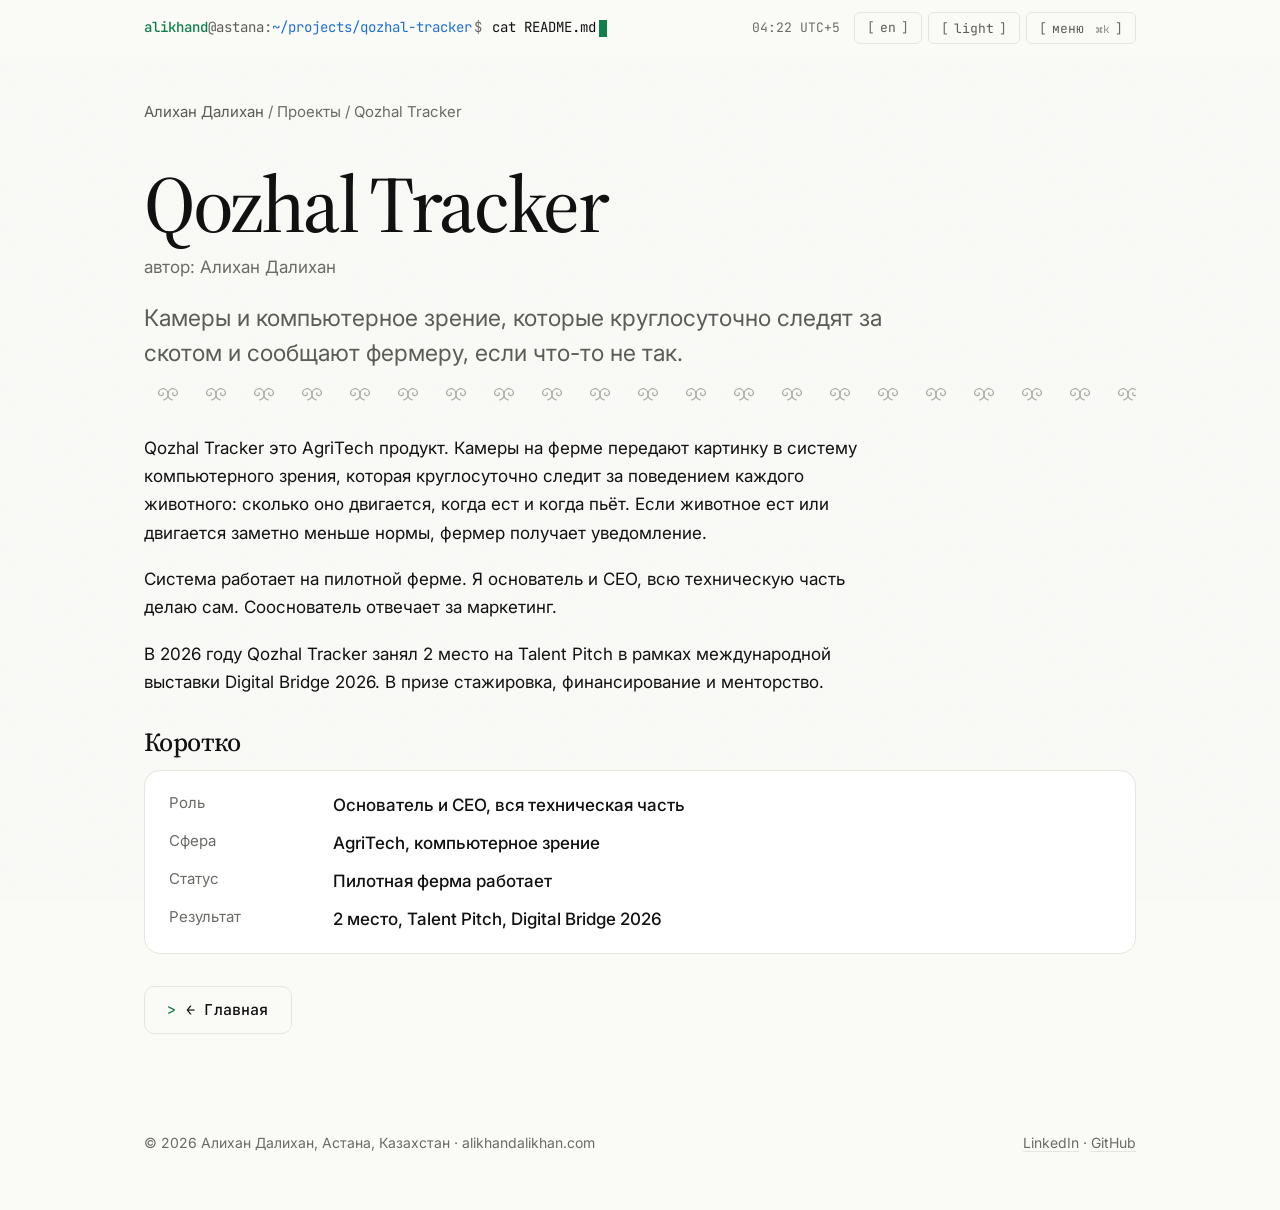
<file: ru/qozhal-tracker/index.html>
<!doctype html>
<html lang="ru">
<head>
<meta charset="utf-8">
<meta name="viewport" content="width=device-width, initial-scale=1">
<title>Qozhal Tracker | AgriTech мониторинг скота, Алихан Далихан</title>
<meta name="description" content="Qozhal Tracker следит за скотом камерами и компьютерным зрением и сообщает фермеру, если животное мало ест или двигается. Основатель: Алихан Далихан, Астана.">
<link rel="canonical" href="https://alikhandalikhan.com/ru/qozhal-tracker/">
<link rel="alternate" hreflang="en" href="https://alikhandalikhan.com/qozhal-tracker/"><link rel="alternate" hreflang="ru" href="https://alikhandalikhan.com/ru/qozhal-tracker/"><link rel="alternate" hreflang="x-default" href="https://alikhandalikhan.com/qozhal-tracker/">
<meta name="robots" content="index, follow, max-image-preview:large">
<meta name="author" content="Alikhan Dalikhan">
<meta property="og:type" content="website">
<meta property="og:site_name" content="Alikhan Dalikhan">
<meta property="og:title" content="Qozhal Tracker | AgriTech мониторинг скота, Алихан Далихан">
<meta property="og:description" content="Qozhal Tracker следит за скотом камерами и компьютерным зрением и сообщает фермеру, если животное мало ест или двигается. Основатель: Алихан Далихан, Астана.">
<meta property="og:url" content="https://alikhandalikhan.com/ru/qozhal-tracker/">
<meta property="og:image" content="https://alikhandalikhan.com/assets/og-ru.png">
<meta property="og:image:alt" content="Алихан Далихан">
<meta property="og:image:width" content="1200"><meta property="og:image:height" content="630">
<meta property="og:locale" content="ru_RU"><meta property="og:locale:alternate" content="en_US">

<meta name="twitter:card" content="summary_large_image">
<meta name="twitter:title" content="Qozhal Tracker | AgriTech мониторинг скота, Алихан Далихан">
<meta name="twitter:description" content="Qozhal Tracker следит за скотом камерами и компьютерным зрением и сообщает фермеру, если животное мало ест или двигается. Основатель: Алихан Далихан, Астана.">
<meta name="twitter:image" content="https://alikhandalikhan.com/assets/og-ru.png">
<meta name="theme-color" content="#FAFAF7" media="(prefers-color-scheme: light)">
<meta name="theme-color" content="#161614" media="(prefers-color-scheme: dark)">

<link rel="icon" href="/assets/favicon.svg" type="image/svg+xml">
<link rel="apple-touch-icon" href="/assets/apple-touch-icon.png">
<link rel="preconnect" href="https://fonts.googleapis.com"><link rel="preconnect" href="https://fonts.gstatic.com" crossorigin>
<link rel="stylesheet" href="https://fonts.googleapis.com/css2?family=Inter:wght@400;500;600&family=Source+Serif+4:ital,opsz,wght@0,8..60,400;0,8..60,500;0,8..60,600;1,8..60,500&family=JetBrains+Mono:wght@400;500&display=swap">
<link rel="stylesheet" href="/assets/style.css?v=0eceb1f1bb">
<script>document.documentElement.classList.add("js");try{var t=localStorage.getItem("theme");if(t)document.documentElement.setAttribute("data-theme",t)}catch(e){}try{if(sessionStorage.getItem("introSeen")==="1")document.documentElement.setAttribute("data-intro-fast","1");if(/^\/(ru\/)?$/.test(location.pathname))sessionStorage.setItem("introSeen","1")}catch(e){}if(!matchMedia("(prefers-reduced-motion: reduce)").matches){var r=document.documentElement;r.classList.add("intro-pending");setTimeout(function(){r.classList.remove("intro-pending")},4500);if(/^\/(ru\/)?$/.test(location.pathname)){r.classList.add("loading");setTimeout(function(){r.classList.remove("loading")},4500)}}</script>
<script type="application/ld+json">{"@context": "https://schema.org", "@graph": [{"@type": "Person", "@id": "https://alikhandalikhan.com/#person", "name": "Alikhan Dalikhan", "givenName": "Alikhan", "familyName": "Dalikhan", "alternateName": ["Алихан Далихан", "Dalikhan Alikhan", "Далихан Алихан"], "url": "https://alikhandalikhan.com/", "description": "Student founder and engineer from Astana, Kazakhstan. Builds AI and AgriTech products: Qozhal Tracker, OratoAI, Talap.ai.", "jobTitle": "Founder", "worksFor": {"@type": "Organization", "@id": "https://alikhandalikhan.com/#qozhal", "name": "Qozhal Tracker", "url": "https://alikhandalikhan.com/qozhal-tracker/"}, "homeLocation": {"@type": "Place", "name": "Astana, Kazakhstan"}, "memberOf": [{"@type": "Organization", "name": "Jas Volunteers"}, {"@type": "Organization", "name": "Qura"}], "award": ["2nd place, Talent Pitch, Digital Bridge 2026 (Qozhal Tracker)", "1st place, AITUCAP 2026 national hackathon (OratoAI)", "2nd place, JASImpact hackathon"], "knowsAbout": ["Artificial intelligence", "Computer vision", "AgriTech", "Web development", "Python", "React", "Go"], "sameAs": ["https://www.linkedin.com/in/alikhan-dalikhan-37092b400/", "https://github.com/mrdezzan"]}, {"@type": "WebSite", "@id": "https://alikhandalikhan.com/#website", "url": "https://alikhandalikhan.com/", "name": "Alikhan Dalikhan", "inLanguage": ["en", "ru"], "publisher": {"@id": "https://alikhandalikhan.com/#person"}}, {"@type": "Organization", "@id": "https://alikhandalikhan.com/#qozhal", "name": "Qozhal Tracker", "url": "https://alikhandalikhan.com/qozhal-tracker/", "description": "AgriTech: cameras and computer vision that monitor cattle behavior 24/7 and alert the farmer.", "founder": {"@id": "https://alikhandalikhan.com/#person"}}, {"@type": "WebPage", "@id": "https://alikhandalikhan.com/ru/qozhal-tracker/#page", "url": "https://alikhandalikhan.com/ru/qozhal-tracker/", "name": "Qozhal Tracker | AgriTech мониторинг скота, Алихан Далихан", "description": "Qozhal Tracker следит за скотом камерами и компьютерным зрением и сообщает фермеру, если животное мало ест или двигается. Основатель: Алихан Далихан, Астана.", "inLanguage": "ru", "isPartOf": {"@id": "https://alikhandalikhan.com/#website"}, "about": {"@id": "https://alikhandalikhan.com/#qozhal"}, "author": {"@id": "https://alikhandalikhan.com/#person"}}]}</script>

</head>
<body>
<a class="skip" href="#main">К содержимому</a>
<header class="top term"><div class="wrap">
<a class="t-who" href="/ru/" aria-label="Алихан Далихан"><span class="t-user">alikhand</span><span class="t-host">@astana</span></a>
<button class="t-line" type="button" data-open-pal aria-label="Меню"><span class="t-sep">:</span><span class="t-path" id="t-path">~/projects/qozhal-tracker</span><span class="t-dollar">$</span><span class="t-cmd" id="t-cmd">cat README.md</span><span class="t-caret"></span></button>
<div class="tools">
<span class="clock" title="Астана"><span id="clock-time">--:--</span> UTC+5</span>
<a class="tbtn" data-magnetic="soft" id="lang" href="/qozhal-tracker/" hreflang="en" lang="en"><span class="btn-fill" aria-hidden="true"></span><span class="btn-label">en</span></a>
<button class="tbtn" data-magnetic="soft" type="button" id="theme" aria-label="Сменить тему"><span class="btn-fill" aria-hidden="true"></span><span class="btn-label"><span data-theme-label>theme</span></span></button>
<button class="tbtn" data-magnetic="soft" type="button" data-open-pal aria-label="Меню"><span class="btn-fill" aria-hidden="true"></span><span class="btn-label">меню <kbd>⌘K</kbd></span></button>
</div></div></header>

<main id="main"><div class="wrap">
<p class="crumbs"><a href="/ru/">Алихан Далихан</a> / Проекты / Qozhal Tracker</p>
<div class="proj-head"><h1>Qozhal Tracker</h1><p class="by">автор: Алихан Далихан</p><p class="lead">Камеры и компьютерное зрение, которые круглосуточно следят за скотом и сообщают фермеру, если что-то не так.</p></div>
<svg class="ornament" aria-hidden="true" focusable="false" height="16"><defs><pattern id="orn" width="48" height="16" patternUnits="userSpaceOnUse"><g fill="none" stroke="currentColor" stroke-width="1.2" stroke-linecap="round"><path d="M24 8 C24 4 20.5 2 17.5 3 C14 4.2 13.5 8.5 16.5 9.5 C18.8 10.2 20.3 8.2 19 6.8"/><path d="M24 8 C24 4 27.5 2 30.5 3 C34 4.2 34.5 8.5 31.5 9.5 C29.2 10.2 27.7 8.2 29 6.8"/><path d="M24 8 C24 11 22 13.5 19.5 14 M24 8 C24 11 26 13.5 28.5 14"/></g></pattern></defs><rect width="100%" height="16" fill="url(#orn)"/></svg>
<section style="padding:24px 0"><div class="prose measure"><p>Qozhal Tracker это AgriTech продукт. Камеры на ферме передают картинку в систему компьютерного зрения, которая круглосуточно следит за поведением каждого животного: сколько оно двигается, когда ест и когда пьёт. Если животное ест или двигается заметно меньше нормы, фермер получает уведомление.</p><p>Система работает на пилотной ферме. Я основатель и CEO, всю техническую часть делаю сам. Сооснователь отвечает за маркетинг.</p><p>В 2026 году Qozhal Tracker занял 2 место на Talent Pitch в рамках международной выставки Digital Bridge 2026. В призе стажировка, финансирование и менторство.</p></div></section>
<section style="padding:8px 0 40px"><h2 class="h2" style="font-size:26px">Коротко</h2><dl class="facts"><dt>Роль</dt><dd>Основатель и CEO, вся техническая часть</dd><dt>Сфера</dt><dd>AgriTech, компьютерное зрение</dd><dt>Статус</dt><dd>Пилотная ферма работает</dd><dt>Результат</dt><dd>2 место, Talent Pitch, Digital Bridge 2026</dd></dl>
<p style="margin-top:32px"><a class="btn btn-outline" href="/ru/#projects" data-magnetic ><span class="btn-fill" aria-hidden="true"></span><span class="btn-label">← Главная</span></a></p></section>
</div></main>
<div class="pal" id="pal" role="dialog" aria-modal="true" aria-label="Меню"><div class="pal-box">
<input id="pal-input" type="text" autocomplete="off" placeholder="Поиск или переход…" aria-label="Поиск или переход…" role="combobox" aria-controls="pal-list" aria-expanded="true" aria-autocomplete="list">
<ul id="pal-list" role="listbox"></ul></div></div>
<div class="toast" id="toast" role="status" aria-live="polite"></div>
<script type="application/json" id="cmds">[{"group": "Перейти", "label": "Обо мне", "hint": "#about", "href": "/ru/#about"}, {"group": "Перейти", "label": "Проекты", "hint": "#projects", "href": "/ru/#projects"}, {"group": "Перейти", "label": "Достижения", "hint": "#achievements", "href": "/ru/#achievements"}, {"group": "Перейти", "label": "Лидерство", "hint": "#leadership", "href": "/ru/#leadership"}, {"group": "Перейти", "label": "Контакты", "hint": "#contact", "href": "/ru/#contact"}, {"group": "Перейти", "label": "Qozhal Tracker", "hint": "AgriTech · Компьютерное зрение", "href": "/ru/qozhal-tracker/"}, {"group": "Перейти", "label": "OratoAI", "hint": "AI · Публичные выступления", "href": "/ru/oratoai/"}, {"group": "Перейти", "label": "Talap.ai", "hint": "AI · EdTech", "href": "/ru/talap-ai/"}, {"group": "Действия", "label": "English version", "hint": "EN", "href": "/qozhal-tracker/"}, {"group": "Действия", "label": "Сменить тему", "hint": "", "type": "theme"}, {"group": "Действия", "label": "Скопировать ссылку", "hint": "", "type": "copy", "done": "Ссылка скопирована"}, {"group": "Действия", "label": "LinkedIn", "hint": "↗", "href": "https://www.linkedin.com/in/alikhan-dalikhan-37092b400/"}, {"group": "Действия", "label": "GitHub", "hint": "↗", "href": "https://github.com/mrdezzan"}]</script>

<footer><div class="wrap"><span>© 2026 Алихан Далихан, Астана, Казахстан · alikhandalikhan.com</span><span><a href="https://www.linkedin.com/in/alikhan-dalikhan-37092b400/" rel="me noopener">LinkedIn</a> · <a href="https://github.com/mrdezzan" rel="me noopener">GitHub</a></span></div></footer>
<script src="/assets/app.js?v=1eb8c22e3d" defer></script>
</body></html>
</file>
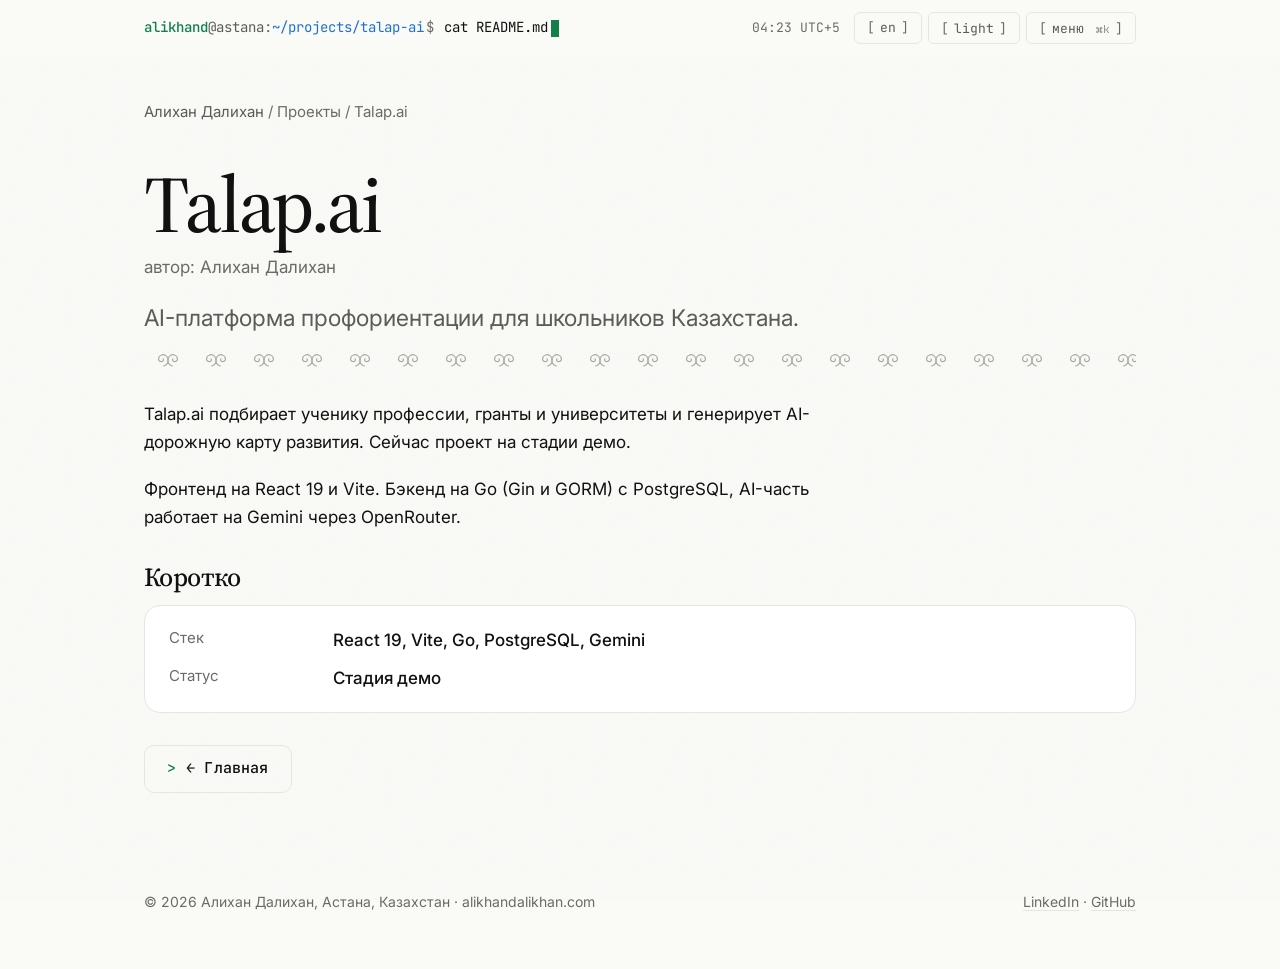
<file: ru/talap-ai/index.html>
<!doctype html>
<html lang="ru">
<head>
<meta charset="utf-8">
<meta name="viewport" content="width=device-width, initial-scale=1">
<title>Talap.ai | AI-навигатор по профессиям, Алихан Далихан</title>
<meta name="description" content="Talap.ai это AI-платформа профориентации для школьников Казахстана: подбирает профессии, гранты и вузы и строит личную дорожную карту. Автор: Алихан Далихан.">
<link rel="canonical" href="https://alikhandalikhan.com/ru/talap-ai/">
<link rel="alternate" hreflang="en" href="https://alikhandalikhan.com/talap-ai/"><link rel="alternate" hreflang="ru" href="https://alikhandalikhan.com/ru/talap-ai/"><link rel="alternate" hreflang="x-default" href="https://alikhandalikhan.com/talap-ai/">
<meta name="robots" content="index, follow, max-image-preview:large">
<meta name="author" content="Alikhan Dalikhan">
<meta property="og:type" content="website">
<meta property="og:site_name" content="Alikhan Dalikhan">
<meta property="og:title" content="Talap.ai | AI-навигатор по профессиям, Алихан Далихан">
<meta property="og:description" content="Talap.ai это AI-платформа профориентации для школьников Казахстана: подбирает профессии, гранты и вузы и строит личную дорожную карту. Автор: Алихан Далихан.">
<meta property="og:url" content="https://alikhandalikhan.com/ru/talap-ai/">
<meta property="og:image" content="https://alikhandalikhan.com/assets/og-ru.png">
<meta property="og:image:alt" content="Алихан Далихан">
<meta property="og:image:width" content="1200"><meta property="og:image:height" content="630">
<meta property="og:locale" content="ru_RU"><meta property="og:locale:alternate" content="en_US">

<meta name="twitter:card" content="summary_large_image">
<meta name="twitter:title" content="Talap.ai | AI-навигатор по профессиям, Алихан Далихан">
<meta name="twitter:description" content="Talap.ai это AI-платформа профориентации для школьников Казахстана: подбирает профессии, гранты и вузы и строит личную дорожную карту. Автор: Алихан Далихан.">
<meta name="twitter:image" content="https://alikhandalikhan.com/assets/og-ru.png">
<meta name="theme-color" content="#FAFAF7" media="(prefers-color-scheme: light)">
<meta name="theme-color" content="#161614" media="(prefers-color-scheme: dark)">

<link rel="icon" href="/assets/favicon.svg" type="image/svg+xml">
<link rel="apple-touch-icon" href="/assets/apple-touch-icon.png">
<link rel="preconnect" href="https://fonts.googleapis.com"><link rel="preconnect" href="https://fonts.gstatic.com" crossorigin>
<link rel="stylesheet" href="https://fonts.googleapis.com/css2?family=Inter:wght@400;500;600&family=Source+Serif+4:ital,opsz,wght@0,8..60,400;0,8..60,500;0,8..60,600;1,8..60,500&family=JetBrains+Mono:wght@400;500&display=swap">
<link rel="stylesheet" href="/assets/style.css?v=0eceb1f1bb">
<script>document.documentElement.classList.add("js");try{var t=localStorage.getItem("theme");if(t)document.documentElement.setAttribute("data-theme",t)}catch(e){}try{if(sessionStorage.getItem("introSeen")==="1")document.documentElement.setAttribute("data-intro-fast","1");if(/^\/(ru\/)?$/.test(location.pathname))sessionStorage.setItem("introSeen","1")}catch(e){}if(!matchMedia("(prefers-reduced-motion: reduce)").matches){var r=document.documentElement;r.classList.add("intro-pending");setTimeout(function(){r.classList.remove("intro-pending")},4500);if(/^\/(ru\/)?$/.test(location.pathname)){r.classList.add("loading");setTimeout(function(){r.classList.remove("loading")},4500)}}</script>
<script type="application/ld+json">{"@context": "https://schema.org", "@graph": [{"@type": "Person", "@id": "https://alikhandalikhan.com/#person", "name": "Alikhan Dalikhan", "givenName": "Alikhan", "familyName": "Dalikhan", "alternateName": ["Алихан Далихан", "Dalikhan Alikhan", "Далихан Алихан"], "url": "https://alikhandalikhan.com/", "description": "Student founder and engineer from Astana, Kazakhstan. Builds AI and AgriTech products: Qozhal Tracker, OratoAI, Talap.ai.", "jobTitle": "Founder", "worksFor": {"@type": "Organization", "@id": "https://alikhandalikhan.com/#qozhal", "name": "Qozhal Tracker", "url": "https://alikhandalikhan.com/qozhal-tracker/"}, "homeLocation": {"@type": "Place", "name": "Astana, Kazakhstan"}, "memberOf": [{"@type": "Organization", "name": "Jas Volunteers"}, {"@type": "Organization", "name": "Qura"}], "award": ["2nd place, Talent Pitch, Digital Bridge 2026 (Qozhal Tracker)", "1st place, AITUCAP 2026 national hackathon (OratoAI)", "2nd place, JASImpact hackathon"], "knowsAbout": ["Artificial intelligence", "Computer vision", "AgriTech", "Web development", "Python", "React", "Go"], "sameAs": ["https://www.linkedin.com/in/alikhan-dalikhan-37092b400/", "https://github.com/mrdezzan"]}, {"@type": "WebSite", "@id": "https://alikhandalikhan.com/#website", "url": "https://alikhandalikhan.com/", "name": "Alikhan Dalikhan", "inLanguage": ["en", "ru"], "publisher": {"@id": "https://alikhandalikhan.com/#person"}}, {"@type": "WebPage", "@id": "https://alikhandalikhan.com/ru/talap-ai/#page", "url": "https://alikhandalikhan.com/ru/talap-ai/", "name": "Talap.ai | AI-навигатор по профессиям, Алихан Далихан", "description": "Talap.ai это AI-платформа профориентации для школьников Казахстана: подбирает профессии, гранты и вузы и строит личную дорожную карту. Автор: Алихан Далихан.", "inLanguage": "ru", "isPartOf": {"@id": "https://alikhandalikhan.com/#website"}, "about": {"@type": "SoftwareApplication", "name": "Talap.ai", "author": {"@id": "https://alikhandalikhan.com/#person"}, "applicationCategory": "SoftwareApplication"}, "author": {"@id": "https://alikhandalikhan.com/#person"}}]}</script>

</head>
<body>
<a class="skip" href="#main">К содержимому</a>
<header class="top term"><div class="wrap">
<a class="t-who" href="/ru/" aria-label="Алихан Далихан"><span class="t-user">alikhand</span><span class="t-host">@astana</span></a>
<button class="t-line" type="button" data-open-pal aria-label="Меню"><span class="t-sep">:</span><span class="t-path" id="t-path">~/projects/talap-ai</span><span class="t-dollar">$</span><span class="t-cmd" id="t-cmd">cat README.md</span><span class="t-caret"></span></button>
<div class="tools">
<span class="clock" title="Астана"><span id="clock-time">--:--</span> UTC+5</span>
<a class="tbtn" data-magnetic="soft" id="lang" href="/talap-ai/" hreflang="en" lang="en"><span class="btn-fill" aria-hidden="true"></span><span class="btn-label">en</span></a>
<button class="tbtn" data-magnetic="soft" type="button" id="theme" aria-label="Сменить тему"><span class="btn-fill" aria-hidden="true"></span><span class="btn-label"><span data-theme-label>theme</span></span></button>
<button class="tbtn" data-magnetic="soft" type="button" data-open-pal aria-label="Меню"><span class="btn-fill" aria-hidden="true"></span><span class="btn-label">меню <kbd>⌘K</kbd></span></button>
</div></div></header>

<main id="main"><div class="wrap">
<p class="crumbs"><a href="/ru/">Алихан Далихан</a> / Проекты / Talap.ai</p>
<div class="proj-head"><h1>Talap.ai</h1><p class="by">автор: Алихан Далихан</p><p class="lead">AI-платформа профориентации для школьников Казахстана.</p></div>
<svg class="ornament" aria-hidden="true" focusable="false" height="16"><defs><pattern id="orn" width="48" height="16" patternUnits="userSpaceOnUse"><g fill="none" stroke="currentColor" stroke-width="1.2" stroke-linecap="round"><path d="M24 8 C24 4 20.5 2 17.5 3 C14 4.2 13.5 8.5 16.5 9.5 C18.8 10.2 20.3 8.2 19 6.8"/><path d="M24 8 C24 4 27.5 2 30.5 3 C34 4.2 34.5 8.5 31.5 9.5 C29.2 10.2 27.7 8.2 29 6.8"/><path d="M24 8 C24 11 22 13.5 19.5 14 M24 8 C24 11 26 13.5 28.5 14"/></g></pattern></defs><rect width="100%" height="16" fill="url(#orn)"/></svg>
<section style="padding:24px 0"><div class="prose measure"><p>Talap.ai подбирает ученику профессии, гранты и университеты и генерирует AI-дорожную карту развития. Сейчас проект на стадии демо.</p><p>Фронтенд на React 19 и Vite. Бэкенд на Go (Gin и GORM) с PostgreSQL, AI-часть работает на Gemini через OpenRouter.</p></div></section>
<section style="padding:8px 0 40px"><h2 class="h2" style="font-size:26px">Коротко</h2><dl class="facts"><dt>Стек</dt><dd>React 19, Vite, Go, PostgreSQL, Gemini</dd><dt>Статус</dt><dd>Стадия демо</dd></dl>
<p style="margin-top:32px"><a class="btn btn-outline" href="/ru/#projects" data-magnetic ><span class="btn-fill" aria-hidden="true"></span><span class="btn-label">← Главная</span></a></p></section>
</div></main>
<div class="pal" id="pal" role="dialog" aria-modal="true" aria-label="Меню"><div class="pal-box">
<input id="pal-input" type="text" autocomplete="off" placeholder="Поиск или переход…" aria-label="Поиск или переход…" role="combobox" aria-controls="pal-list" aria-expanded="true" aria-autocomplete="list">
<ul id="pal-list" role="listbox"></ul></div></div>
<div class="toast" id="toast" role="status" aria-live="polite"></div>
<script type="application/json" id="cmds">[{"group": "Перейти", "label": "Обо мне", "hint": "#about", "href": "/ru/#about"}, {"group": "Перейти", "label": "Проекты", "hint": "#projects", "href": "/ru/#projects"}, {"group": "Перейти", "label": "Достижения", "hint": "#achievements", "href": "/ru/#achievements"}, {"group": "Перейти", "label": "Лидерство", "hint": "#leadership", "href": "/ru/#leadership"}, {"group": "Перейти", "label": "Контакты", "hint": "#contact", "href": "/ru/#contact"}, {"group": "Перейти", "label": "Qozhal Tracker", "hint": "AgriTech · Компьютерное зрение", "href": "/ru/qozhal-tracker/"}, {"group": "Перейти", "label": "OratoAI", "hint": "AI · Публичные выступления", "href": "/ru/oratoai/"}, {"group": "Перейти", "label": "Talap.ai", "hint": "AI · EdTech", "href": "/ru/talap-ai/"}, {"group": "Действия", "label": "English version", "hint": "EN", "href": "/talap-ai/"}, {"group": "Действия", "label": "Сменить тему", "hint": "", "type": "theme"}, {"group": "Действия", "label": "Скопировать ссылку", "hint": "", "type": "copy", "done": "Ссылка скопирована"}, {"group": "Действия", "label": "LinkedIn", "hint": "↗", "href": "https://www.linkedin.com/in/alikhan-dalikhan-37092b400/"}, {"group": "Действия", "label": "GitHub", "hint": "↗", "href": "https://github.com/mrdezzan"}]</script>

<footer><div class="wrap"><span>© 2026 Алихан Далихан, Астана, Казахстан · alikhandalikhan.com</span><span><a href="https://www.linkedin.com/in/alikhan-dalikhan-37092b400/" rel="me noopener">LinkedIn</a> · <a href="https://github.com/mrdezzan" rel="me noopener">GitHub</a></span></div></footer>
<script src="/assets/app.js?v=1eb8c22e3d" defer></script>
</body></html>
</file>
<file: assets/style.css>
:root {
  --bg: #FAFAF7;
  --bg-card: #FFFFFF;
  --ink: #111111;
  --ink-2: #5B5B57;
  --ink-3: #6B6B66;
  --line: #E6E5DE;
  --accent: #11663F;
  --accent-ink: #FFFFFF;
  --accent-soft: #E3EFE7;
  --blue: #1F6FD6;
  --term: #11804A;
  --term-ink: #FFFFFF;
  --shadow: 0 1px 2px rgba(17,17,17,.04), 0 8px 24px -12px rgba(17,17,17,.12);
  --radius: 16px;
  --radius-sm: 10px;
  --display: "Source Serif 4", "Source Serif Pro", Georgia, "Times New Roman", serif;
  --mono: "JetBrains Mono", ui-monospace, SFMono-Regular, Menlo, monospace;
  --sans: "Inter", system-ui, -apple-system, "Segoe UI", Roboto, "Helvetica Neue", Arial, sans-serif;
  --measure: 720px;
  --wide: 1040px;
}
:root[data-theme="dark"] {
  --bg: #161614;
  --bg-card: #1D1D1B;
  --ink: #F2F1EC;
  --ink-2: #A9A8A1;
  --ink-3: #98978F;
  --line: #2C2C29;
  --accent: #3FB877;
  --accent-ink: #06190E;
  --accent-soft: #1A271F;
  --blue: #6FA8FF;
  --term: #4ADE80;
  --term-ink: #06190E;
  --shadow: 0 1px 2px rgba(0,0,0,.3), 0 8px 24px -12px rgba(0,0,0,.5);
}
@media (prefers-color-scheme: dark) {
  :root:not([data-theme="light"]) {
    --bg: #161614;
    --bg-card: #1D1D1B;
    --ink: #F2F1EC;
    --ink-2: #A9A8A1;
    --ink-3: #98978F;
    --line: #2C2C29;
    --accent: #3FB877;
    --accent-ink: #06190E;
    --accent-soft: #1A271F;
    --blue: #6FA8FF;
    --term: #4ADE80;
    --term-ink: #06190E;
    --shadow: 0 1px 2px rgba(0,0,0,.3), 0 8px 24px -12px rgba(0,0,0,.5);
  }
}

* { box-sizing: border-box; }
html { scroll-behavior: smooth; -webkit-text-size-adjust: 100%; }
body {
  margin: 0;
  background: var(--bg);
  color: var(--ink);
  font-family: var(--sans);
  font-size: 17px;
  line-height: 1.65;
  -webkit-font-smoothing: antialiased;
  text-rendering: optimizeLegibility;
}
/* very light paper grain */
body::before {
  content: "";
  position: fixed; inset: 0; pointer-events: none; z-index: 0;
  opacity: .035;
  background-image: url("data:image/svg+xml;utf8,<svg xmlns='http://www.w3.org/2000/svg' width='160' height='160'><filter id='n'><feTurbulence type='fractalNoise' baseFrequency='.9' numOctaves='2' stitchTiles='stitch'/></filter><rect width='100%' height='100%' filter='url(%23n)'/></svg>");
}
a { color: inherit; text-decoration-color: var(--line); text-underline-offset: 3px; transition: color .2s, text-decoration-color .2s; }
a:hover { color: var(--accent); text-decoration-color: var(--accent); }
:focus-visible { outline: 2px solid var(--accent); outline-offset: 3px; border-radius: 6px; }
img, svg { max-width: 100%; }
.skip { position: absolute; left: -999px; top: 8px; background: var(--ink); color: var(--bg); padding: 8px 14px; border-radius: 8px; z-index: 100; }
.skip:focus { left: 16px; }

.wrap { max-width: var(--wide); margin: 0 auto; padding: 0 24px; position: relative; z-index: 1; }
.measure { max-width: var(--measure); }

/* header */
.top { position: sticky; top: 0; z-index: 20; background: color-mix(in srgb, var(--bg) 82%, transparent); backdrop-filter: saturate(1.4) blur(14px); -webkit-backdrop-filter: saturate(1.4) blur(14px); border-bottom: 1px solid transparent; transition: border-color .2s; }
.top.scrolled { border-bottom-color: var(--line); }
.top .wrap { display: flex; align-items: center; gap: 16px; min-height: 64px; flex-wrap: wrap; }
.brand { display: inline-flex; align-items: center; gap: 10px; font-weight: 600; text-decoration: none; letter-spacing: -.01em; }
.brand .mark { width: 32px; height: 32px; border-radius: 10px; background: var(--ink); color: var(--bg); display: grid; place-items: center; font-family: var(--display); font-size: 15px; font-weight: 600; }
.nav { display: flex; gap: 4px; margin-left: 12px; overflow-x: auto; scrollbar-width: none; flex: 1 1 0; min-width: 0; }
.nav::-webkit-scrollbar { display: none; }
.nav a { text-decoration: none; color: var(--ink-2); padding: 6px 12px; border-radius: 999px; font-size: 15px; white-space: nowrap; }
.nav a:hover { color: var(--ink); background: var(--accent-soft); }
.tools { margin-left: auto; flex: none; display: flex; align-items: center; gap: 8px; }
.clock { font-size: 13px; color: var(--ink-3); font-variant-numeric: tabular-nums; margin-right: 6px; white-space: nowrap; }
.clock .dot { display: inline-block; width: 6px; height: 6px; border-radius: 50%; background: #3DAA6B; margin-right: 6px; vertical-align: 1px; }
.btn-ghost { font: inherit; font-size: 14px; display: inline-flex; align-items: center; gap: 8px; height: 36px; padding: 0 12px; border-radius: 999px; border: 1px solid var(--line); background: var(--bg-card); color: var(--ink-2); cursor: pointer; text-decoration: none; transition: transform .2s, border-color .2s, color .2s; }
.btn-ghost:hover { border-color: var(--accent); color: var(--ink); transform: translateY(-1px); }
.btn-ghost kbd { font: inherit; font-size: 12px; color: var(--ink-3); border: 1px solid var(--line); border-radius: 6px; padding: 0 5px; }
.icon-btn { width: 36px; padding: 0; justify-content: center; }
.icon-btn svg { width: 18px; height: 18px; }

@media (max-width: 1120px) { .clock { display: none; } .btn-ghost kbd { display: none; } }
@media (max-width: 760px) {
  .top .wrap { gap: 8px; padding-top: 8px; padding-bottom: 8px; }
  .nav { order: 3; flex: 1 1 100%; margin-left: -12px; }
  .clock { display: none; }
  .btn-ghost kbd { display: none; }
}

@media (max-width: 520px) { .brand span:last-child { display: none; } .nav { margin-left: -12px; } }

/* hero */
.hero { padding: 72px 0 56px; }
.avatar { width: 88px; height: 88px; border-radius: 28px; background: var(--ink); color: var(--bg); display: grid; place-items: center; font-family: var(--display); font-size: 36px; font-weight: 600; letter-spacing: -.02em; cursor: pointer; user-select: none; border: 0; transition: transform .35s cubic-bezier(.2,.8,.2,1); }
.avatar:hover { transform: rotate(-4deg) scale(1.04); }
.kicker { margin: 28px 0 8px; color: var(--accent); font-size: 14px; font-weight: 600; letter-spacing: .08em; text-transform: uppercase; }
h1.name { font-family: var(--display); font-weight: 500; font-size: clamp(48px, 9vw, 96px); line-height: 1; letter-spacing: -.035em; margin: 0 0 24px; }
h1.name em { font-style: italic; color: var(--accent); }
.hero-line { font-size: clamp(19px, 2.4vw, 23px); line-height: 1.5; color: var(--ink-2); max-width: 36em; margin: 0 0 28px; }
.chips { display: flex; flex-wrap: wrap; gap: 8px; margin: 0 0 32px; padding: 0; list-style: none; }
.chips li { font-size: 14px; padding: 6px 14px; border-radius: 999px; border: 1px solid var(--line); background: var(--bg-card); color: var(--ink-2); }
.chips li:first-child::before { content: ""; display: inline-block; width: 7px; height: 7px; border-radius: 50%; background: var(--accent); margin-right: 8px; vertical-align: 1px; }
.cta { display: flex; flex-wrap: wrap; gap: 12px; }
.btn { display: inline-flex; align-items: center; gap: 8px; height: 46px; padding: 0 22px; border-radius: 999px; font-weight: 500; text-decoration: none; transition: transform .2s, box-shadow .2s, background .2s; }
.btn-primary { background: var(--ink); color: var(--bg); }
.btn-primary:hover { color: var(--bg); }
.btn-outline { border: 1px solid var(--line); background: var(--bg-card); }
.btn-outline:hover { border-color: var(--ink); }

/* ornament */
.ornament { display: block; width: 100%; height: 16px; color: var(--ink-3); opacity: .55; margin: 8px 0; }

/* sections */
section { padding: 56px 0; }
section[id] { scroll-margin-top: 72px; }
.smooth-js { scroll-behavior: auto; }
/* every home section is one screen, content centred, the same air above and below */
.intro ~ section[id] { min-height: 100vh; min-height: 100svh; display: flex; flex-direction: column; padding: 0; }
.intro ~ section[id] > .wrap { width: 100%; }
.sec-body { flex: 1; display: flex; flex-direction: column; justify-content: center; padding-top: clamp(96px, 14vh, 168px); padding-bottom: clamp(96px, 14vh, 168px); }
@media (max-width: 760px) { .sec-body { padding-top: 88px; padding-bottom: 88px; } }
.intro ~ #about { background: linear-gradient(to bottom, transparent 0%, var(--bg) 20%, var(--bg) 55%, transparent 100%); }
section > .wrap > h2, .h2 { font-family: var(--display); font-weight: 500; font-size: clamp(30px, 4.4vw, 42px); letter-spacing: -.02em; line-height: 1.15; margin: 0 0 12px; }
.sub { color: var(--ink-2); margin: 0 0 32px; }
.prose p { margin: 0 0 1.1em; }
.prose p:last-child { margin-bottom: 0; }

/* bento */
.bento { display: grid; grid-template-columns: repeat(6, 1fr); gap: 16px; margin-top: 8px; }
.card { background: var(--bg-card); border: 1px solid var(--line); border-radius: var(--radius); padding: 24px; display: flex; flex-direction: column; gap: 10px; transition: transform .25s cubic-bezier(.2,.8,.2,1), box-shadow .25s, border-color .25s; position: relative; overflow: hidden; }
.card:hover { transform: translateY(-3px); box-shadow: var(--shadow); border-color: color-mix(in srgb, var(--accent) 45%, var(--line)); }
.card .tag { font-size: 13px; color: var(--ink-3); }
.card h3 { font-family: var(--display); font-weight: 500; font-size: 28px; letter-spacing: -.015em; line-height: 1.15; margin: 0; }
.card .result { font-size: 14px; font-weight: 600; color: var(--accent); }
.card p { margin: 0; color: var(--ink-2); font-size: 16px; line-height: 1.55; }
.card .more { margin-top: auto; padding-top: 8px; font-size: 15px; font-weight: 500; color: var(--ink); text-decoration: none; }
.card .more::after { content: " →"; transition: margin .2s; }
.card:hover .more::after { margin-left: 4px; }
.card.big { grid-column: span 4; min-height: 260px; }
.card.mid { grid-column: span 2; }
.card.half { grid-column: span 3; }
.card.big h3 { font-size: 40px; }
.card .glow { position: absolute; right: -40px; top: -40px; width: 180px; height: 180px; border-radius: 50%; background: radial-gradient(closest-side, var(--accent-soft), transparent); opacity: 0; transition: opacity .35s; pointer-events: none; }
.card:hover .glow { opacity: 1; }
.card a.stretch::after { content: ""; position: absolute; inset: 0; }
@media (max-width: 760px) {
  .card.big, .card.mid, .card.half { grid-column: span 6; min-height: 0; }
  .card.big h3 { font-size: 32px; }
}
.more-list { margin: 28px 0 0; padding: 0; list-style: none; display: grid; gap: 10px; color: var(--ink-2); font-size: 16px; }
.more-list li { padding-left: 22px; position: relative; }
.more-list li::before { content: ""; position: absolute; left: 2px; top: .7em; width: 8px; height: 1.5px; background: var(--accent); }

/* timeline */
.timeline { list-style: none; margin: 8px 0 0; padding: 0; border-left: 1px solid var(--line); margin-left: 4px; }
.timeline li { position: relative; padding: 0 0 28px 28px; display: grid; grid-template-columns: 150px 1fr; gap: 4px 24px; }
.timeline li::before { content: ""; position: absolute; left: -5px; top: .55em; width: 9px; height: 9px; border-radius: 50%; background: var(--bg); border: 2px solid var(--accent); }
.timeline .when { font-size: 14px; color: var(--ink-3); padding-top: .15em; font-variant-numeric: tabular-nums; }
.timeline h3 { font-size: 18px; font-weight: 600; margin: 0; letter-spacing: -.01em; line-height: 1.4; }
.timeline p { margin: 2px 0 0; color: var(--ink-2); font-size: 16px; line-height: 1.55; }
@media (max-width: 640px) {
  .timeline li { grid-template-columns: 1fr; }
}

/* leadership list */
.lead-list { display: grid; grid-template-columns: repeat(2, 1fr); gap: 16px; list-style: none; padding: 0; margin: 8px 0 0; }
.lead-list li { border-top: 1px solid var(--line); padding-top: 14px; }
.lead-list h3 { margin: 0 0 4px; font-size: 17px; font-weight: 600; }
.lead-list p { margin: 0; color: var(--ink-2); font-size: 16px; line-height: 1.55; }
@media (max-width: 640px) { .lead-list { grid-template-columns: 1fr; } }

/* links list */
.links { display: flex; flex-wrap: wrap; gap: 10px; list-style: none; padding: 0; margin: 0 0 24px; }
.links a { display: inline-flex; align-items: center; gap: 8px; border: 1px solid var(--line); background: var(--bg-card); padding: 8px 16px; border-radius: 999px; text-decoration: none; font-size: 15px; transition: transform .2s, border-color .2s; }
.links a:hover { transform: translateY(-2px); border-color: var(--accent); }
.mentions { margin: 0; padding: 0; list-style: none; }
.mentions li { margin-bottom: 6px; }
h3.small { font-size: 14px; letter-spacing: .08em; text-transform: uppercase; color: var(--ink-3); font-weight: 600; margin: 28px 0 12px; }

/* project page */
.crumbs { padding: 28px 0 0; font-size: 15px; color: var(--ink-3); }
.crumbs a { color: var(--ink-2); text-decoration: none; }
.crumbs a:hover { color: var(--accent); }
.proj-head { padding: 24px 0 8px; }
.proj-head h1 { font-family: var(--display); font-weight: 500; font-size: clamp(44px, 8vw, 80px); line-height: 1.02; letter-spacing: -.03em; margin: 0 0 8px; }
.proj-head .by { color: var(--ink-3); margin: 0 0 20px; }
.proj-head .lead { font-size: clamp(19px, 2.4vw, 23px); line-height: 1.5; color: var(--ink-2); margin: 0; max-width: 34em; }
.facts { display: grid; grid-template-columns: 140px 1fr; gap: 10px 24px; margin: 8px 0 0; padding: 20px 24px; background: var(--bg-card); border: 1px solid var(--line); border-radius: var(--radius); }
.facts dt { color: var(--ink-3); font-size: 15px; }
.facts dd { margin: 0; font-weight: 500; }
@media (max-width: 560px) { .facts { grid-template-columns: 1fr; gap: 2px; } .facts dd { margin-bottom: 10px; } }

footer { padding: 40px 0 56px; color: var(--ink-3); font-size: 14px; }
footer .wrap { display: flex; flex-wrap: wrap; justify-content: space-between; gap: 12px; }

/* command palette */
.pal { position: fixed; inset: 0; z-index: 50; display: none; align-items: flex-start; justify-content: center; padding: 14vh 16px 0; background: rgba(10,10,9,.35); backdrop-filter: blur(3px); }
.pal.open { display: flex; }
.pal-box { width: 100%; max-width: 560px; background: var(--bg-card); border: 1px solid var(--line); border-radius: 18px; box-shadow: 0 24px 60px -20px rgba(0,0,0,.45); overflow: hidden; }
.pal input { font-family: var(--mono) !important; font-size: 15px !important; width: 100%; border: 0; border-bottom: 1px solid var(--line); background: transparent; color: var(--ink); font: inherit; padding: 18px 20px; outline: none; }
.pal ul { list-style: none; margin: 0; padding: 8px; max-height: 50vh; overflow: auto; }
.pal li.grp { font-size: 12px; letter-spacing: .08em; text-transform: uppercase; color: var(--ink-3); padding: 10px 12px 4px; }
.pal li.item { padding: 10px 12px; border-radius: 10px; cursor: pointer; display: flex; justify-content: space-between; gap: 12px; }
.pal li.item[aria-selected="true"] { background: var(--accent-soft); }
.pal li.item small { color: var(--ink-3); }

.toast { position: fixed; left: 50%; bottom: 28px; transform: translate(-50%, 20px); background: var(--ink); color: var(--bg); padding: 12px 20px; border-radius: 999px; font-size: 15px; opacity: 0; pointer-events: none; transition: opacity .3s, transform .3s; z-index: 60; }
.toast.show { opacity: 1; transform: translate(-50%, 0); }

/* reveal on scroll (only when JS runs) */
.js .reveal { opacity: 0; transform: translateY(10px); transition: opacity .6s ease, transform .6s cubic-bezier(.2,.8,.2,1); }
.js .reveal.in { opacity: 1; transform: none; }
.js .reveal:not(.in) { animation: reveal-fb .01s 2s forwards; }
@keyframes reveal-fb { to { opacity: 1; transform: none; } }

@media (prefers-reduced-motion: reduce) {
  html { scroll-behavior: auto; }
  *, *::before, *::after { transition: none !important; animation: none !important; }
  .js .reveal { opacity: 1; transform: none; }
}


/* ---------- intro: dot portrait ---------- */
.intro { position: relative; height: 330vh; height: 330svh; }
/* the next section slides in while the dots are still flying past */
.intro { margin-bottom: -40vh; margin-bottom: -40svh; }
.intro ~ section, .intro ~ .wrap { position: relative; z-index: 2; }
.no-gl .intro { margin-bottom: 0; }
.intro-stage { position: sticky; top: 0; height: 100vh; height: 100svh; overflow: hidden; }
.intro .dots { position: absolute; inset: 0; width: 100%; height: 100%; display: block; }
.dots-static { display: none; position: absolute; top: 6%; left: 72%; transform: translateX(-50%); height: 132%; width: auto; max-width: none; }
.no-gl .intro { height: 100vh; height: 100svh; }
.no-gl .intro .dots { display: none; }
.no-gl .dots-static, .gl-lost .dots-static { display: block; }
.gl-lost .intro .dots { visibility: hidden; }
:root[data-theme="dark"] .dots-static { filter: invert(1) sepia(.1); }
@media (prefers-color-scheme: dark) { :root:not([data-theme="light"]) .dots-static { filter: invert(1) sepia(.1); } }
.intro-copy { position: absolute; inset: 0; z-index: 1; isolation: isolate; display: flex; flex-direction: column; justify-content: center; max-width: var(--wide); margin: 0 auto; padding: 0 24px; pointer-events: none; will-change: opacity, transform; }
.intro-copy > * { max-width: 520px; pointer-events: auto; }
.intro-kicker { font-family: var(--mono); font-size: 13px; letter-spacing: .34em; color: var(--accent); margin: 0; font-weight: 500; }
.intro-name { font-family: var(--display); font-weight: 500; font-size: clamp(60px, 9.2vw, 136px); line-height: .95; letter-spacing: -.035em; margin: 14px 0 22px; }
.intro-name em { display: block; font-style: italic; color: var(--accent); }
.intro-line { font-size: clamp(17px, 1.5vw, 20px); color: var(--ink-2); margin: 0; }
.intro-awards { list-style: none; padding: 0; margin: 20px 0 0; display: grid; gap: 6px; font-family: var(--mono); font-size: 13px; color: var(--ink-2); }
.intro-awards li::before { content: ""; display: inline-block; width: 6px; height: 6px; border-radius: 50%; background: var(--accent); margin-right: 10px; vertical-align: 2px; }
.scroll-hint { position: absolute; right: 28px; top: 50%; transform: translateY(-50%); z-index: 2; display: flex; flex-direction: column; align-items: center; gap: 14px; font-family: var(--mono); font-size: 11px; letter-spacing: .32em; text-transform: uppercase; color: var(--ink-3); opacity: 0; animation: hint-in .8s 1.6s cubic-bezier(.16,1,.3,1) forwards; }
.hint-label { writing-mode: vertical-rl; }
.hint-track { position: relative; width: 1px; height: 110px; background: var(--line); overflow: hidden; }
.hint-track b { position: absolute; inset: 0; background: var(--accent); transform-origin: top; transform: scaleY(var(--p, 0)); }
.hint-track::after { content: ""; position: absolute; left: -2px; top: 0; width: 5px; height: 14px; border-radius: 3px; background: var(--accent); animation: hint-dot 1.8s cubic-bezier(.16,1,.3,1) infinite; }
@keyframes hint-dot { 0% { transform: translateY(-16px); opacity: 0; } 25% { opacity: 1; } 100% { transform: translateY(116px); opacity: 0; } }
@keyframes hint-in { to { opacity: 1; } }
@media (max-width: 899px) {
  .intro { height: 250vh; height: 250svh; }
  .intro-copy { justify-content: flex-end; padding-bottom: 36px; }
  .intro-copy::before { content: ""; position: absolute; left: 0; right: 0; bottom: 0; height: 62%; background: linear-gradient(to top, var(--bg) 40%, transparent); z-index: -1; }
  .intro-name { font-size: clamp(52px, 15vw, 80px); margin: 10px 0 14px; }
  .scroll-hint { right: 12px; top: 38%; }
  .hint-track { height: 80px; }
  .dots-static { left: 50%; top: 7%; height: 118%; }
}

/* ---------- scramble ---------- */
[data-scramble] { position: relative; }
.intro-pending .intro [data-scramble], .intro-pending .intro [data-scramble] em { color: transparent; }
.scrambling, .scrambling em { color: transparent; }
.scrambling { overflow: hidden; }
.scr-overlay { position: absolute; left: 0; top: 0; right: 0; color: var(--ink); white-space: pre-wrap; overflow-wrap: anywhere; direction: ltr; unicode-bidi: bidi-override; pointer-events: none; }
.scr-overlay em { color: var(--accent); }
.scr-overlay i { font-style: normal; color: var(--accent); opacity: .55; }
.intro-kicker .scr-overlay { color: var(--accent); }

/* ---------- magnetic buttons with directional fill ---------- */
[data-magnetic] { position: relative; overflow: hidden; isolation: isolate; transition: transform .7s cubic-bezier(.16,1,.3,1), color .35s, border-color .35s; }
[data-magnetic].mag-on { transition: transform .25s cubic-bezier(.16,1,.3,1), color .35s, border-color .35s; }
.btn-label { display: inline-block; transition: transform .7s cubic-bezier(.16,1,.3,1); }
.mag-on .btn-label { transition-duration: .25s; }
.btn-fill { position: absolute; left: var(--fx, 50%); top: var(--fy, 50%); width: var(--fd, 420px); height: var(--fd, 420px); border-radius: 50%; transform: translate(-50%, -50%) scale(0); transition: transform .55s cubic-bezier(.16,1,.3,1); z-index: -1; pointer-events: none; }
.btn-primary .btn-fill { background: var(--term); }
.btn-outline .btn-fill { background: var(--ink); }
.fill-in .btn-fill, [data-magnetic]:focus-visible .btn-fill { transform: translate(-50%, -50%) scale(1); }
.btn-primary.fill-in, .btn-primary:focus-visible { color: var(--term-ink); }
.btn-outline.fill-in, .btn-outline:focus-visible { color: var(--bg); border-color: var(--ink); }
.cta-row { display: flex; flex-wrap: wrap; gap: 12px; margin-top: 32px; }

@media (prefers-reduced-motion: reduce) {
  .intro { height: auto; margin-bottom: 0; }
  .intro-stage { position: relative; height: 100vh; height: 100svh; }
  .scroll-hint { animation: none; opacity: 1; }
  .hint-track::after { display: none; }
}


/* ---------- console top bar ---------- */
.top.term .wrap { min-height: 56px; gap: 0; flex-wrap: nowrap; font-family: var(--mono); font-size: 14px; }
.t-who { text-decoration: none; white-space: nowrap; }
.t-user { color: var(--term); font-weight: 500; }
.t-host { color: var(--ink-2); }
.t-who:hover .t-user { text-decoration: underline; text-underline-offset: 3px; }
.t-line { all: unset; cursor: pointer; display: flex; align-items: center; min-width: 0; flex: 1 1 0; white-space: nowrap; overflow: hidden; }
.t-line:focus-visible { outline: 2px solid var(--term); outline-offset: 4px; border-radius: 4px; }
.t-sep { color: var(--ink-3); }
.t-path { color: var(--blue); }
.t-dollar { color: var(--ink-3); margin: 0 10px 0 2px; }
.t-cmd { color: var(--ink); overflow: hidden; text-overflow: ellipsis; }
.t-caret { flex: none; display: inline-block; width: 8px; height: 17px; margin-left: 3px; background: var(--term); animation: caret 1.05s steps(1) infinite; }
.t-line:hover .t-cmd { color: var(--term); }
@keyframes caret { 50% { opacity: 0; } }
.top.term .clock { font-family: var(--mono); font-size: 13px; color: var(--ink-3); margin-right: 8px; }
.tbtn { font-family: var(--mono); font-size: 13px; display: inline-flex; align-items: center; height: 32px; padding: 0 12px; border: 1px solid var(--line); border-radius: 6px; background: transparent; color: var(--ink-2); cursor: pointer; text-decoration: none; text-transform: lowercase; }
.tbtn .btn-label::before { content: "["; color: var(--ink-3); margin-right: 5px; }
.tbtn .btn-label::after { content: "]"; color: var(--ink-3); margin-left: 5px; }
.tbtn .btn-fill { background: var(--term); }
.tbtn.fill-in, .tbtn:focus-visible { color: var(--term-ink); border-color: var(--term); }
.tbtn.fill-in .btn-label::before, .tbtn.fill-in .btn-label::after { color: inherit; }
.tbtn kbd { font: inherit; font-size: 11px; opacity: .65; margin-left: 4px; }
.tbtn:hover { color: var(--ink); }
.tools { gap: 6px; }
@media (max-width: 760px) {
  .top.term .wrap { font-size: 13px; padding-top: 0; padding-bottom: 0; }
  .t-host, .top.term .clock, .tbtn kbd { display: none; }
  .tbtn { padding: 0 8px; height: 30px; }
  .tbtn .btn-label::before { margin-right: 3px; } .tbtn .btn-label::after { margin-left: 3px; }
}
@media (max-width: 440px) { .top.term .wrap { font-size: 12px; } .t-cmd { display: none; } .t-dollar { margin-right: 0; } .tools { gap: 4px; } .tbtn { padding: 0 6px; font-size: 12px; } }
@media (prefers-reduced-motion: reduce) { .t-caret { animation: none; } }

/* ---------- console-style buttons ---------- */
.btn { font-family: var(--mono); font-size: 15px; font-weight: 500; border-radius: 10px; height: 48px; padding: 0 22px; letter-spacing: .01em; }
.btn .btn-label::before { content: ">"; color: var(--term); margin-right: 10px; transition: color .35s; }
.btn.fill-in .btn-label::before, .btn:focus-visible .btn-label::before { color: inherit; }
.btn-outline { background: transparent; }

.contact-btns { display: flex; flex-wrap: wrap; gap: 12px; margin: 8px 0 0; }

.scr-wait { color: transparent; }

.aka { font-family: var(--mono); font-size: 13px; color: var(--ink-3); margin-top: 1.4em !important; }

/* ---------- loading screen: built from the site's own dots and mono caption ---------- */
.loader { display: none; position: fixed; inset: 0; z-index: 100; background: var(--bg); align-items: center; justify-content: center; }
.loader::before { content: ""; position: absolute; inset: 0; pointer-events: none; opacity: .035;
  background-image: url("data:image/svg+xml;utf8,<svg xmlns='http://www.w3.org/2000/svg' width='160' height='160'><filter id='n'><feTurbulence type='fractalNoise' baseFrequency='.9' numOctaves='2' stitchTiles='stitch'/></filter><rect width='100%' height='100%' filter='url(%23n)'/></svg>"); }
.loading .loader, .loader.out { display: flex; }
html.loading { overflow: hidden; }
.ld-in { position: relative; display: flex; flex-direction: column; align-items: center; gap: 26px; padding: 0 16px; }
.ld-row { display: flex; gap: 10px; }
.ld-d { width: 8px; height: 8px; border-radius: 50%; background: var(--ink); opacity: .14; transform: scale(.65);
  box-shadow: 0 0 6px 0 transparent;
  transition: opacity .4s, transform .5s cubic-bezier(.16,1,.3,1), background-color .4s;
  animation: ld-wait 1.6s ease-in-out infinite; animation-delay: calc(var(--i) * 60ms); }
.ld-d.on { opacity: .9; transform: scale(1); animation: none; }
.ld-d.g.on { background: var(--term); }
.ld-d.b.on { background: var(--blue); }
@keyframes ld-wait { 50% { opacity: .3; } }
.ld-cap { margin: 0; font-family: var(--mono); font-size: 12px; font-weight: 500; letter-spacing: .32em; text-transform: uppercase; color: var(--ink-3); white-space: nowrap; }
.ld-sep { margin: 0 .9em; color: var(--line); }
.ld-cap .ld-pct { color: var(--accent); font-variant-numeric: tabular-nums; display: inline-block; min-width: 2.2em; text-align: right; letter-spacing: .08em; }
/* exit: the dots swell and melt, the screen dissolves into the page */
.loader.out { animation: ld-fade .8s cubic-bezier(.16,1,.3,1) .12s forwards; }
.loader.out .ld-d { opacity: 0; transform: scale(2.4); transition: opacity .5s, transform .6s cubic-bezier(.16,1,.3,1); transition-delay: calc(var(--i) * 10ms); }
.loader.out .ld-cap { opacity: 0; transform: translateY(6px); transition: opacity .35s, transform .5s cubic-bezier(.16,1,.3,1); }
@keyframes ld-fade { to { opacity: 0; visibility: hidden; } }
@media (max-width: 760px) {
  .ld-row { gap: 6px; } .ld-d { width: 6px; height: 6px; }
  .ld-cap { font-size: 10px; letter-spacing: .24em; }
  .ld-cap .ld-sep:first-of-type, .ld-cap span:first-child { display: none; }
}
@media (prefers-reduced-motion: reduce) { .loader { display: none !important; } }
</file>
